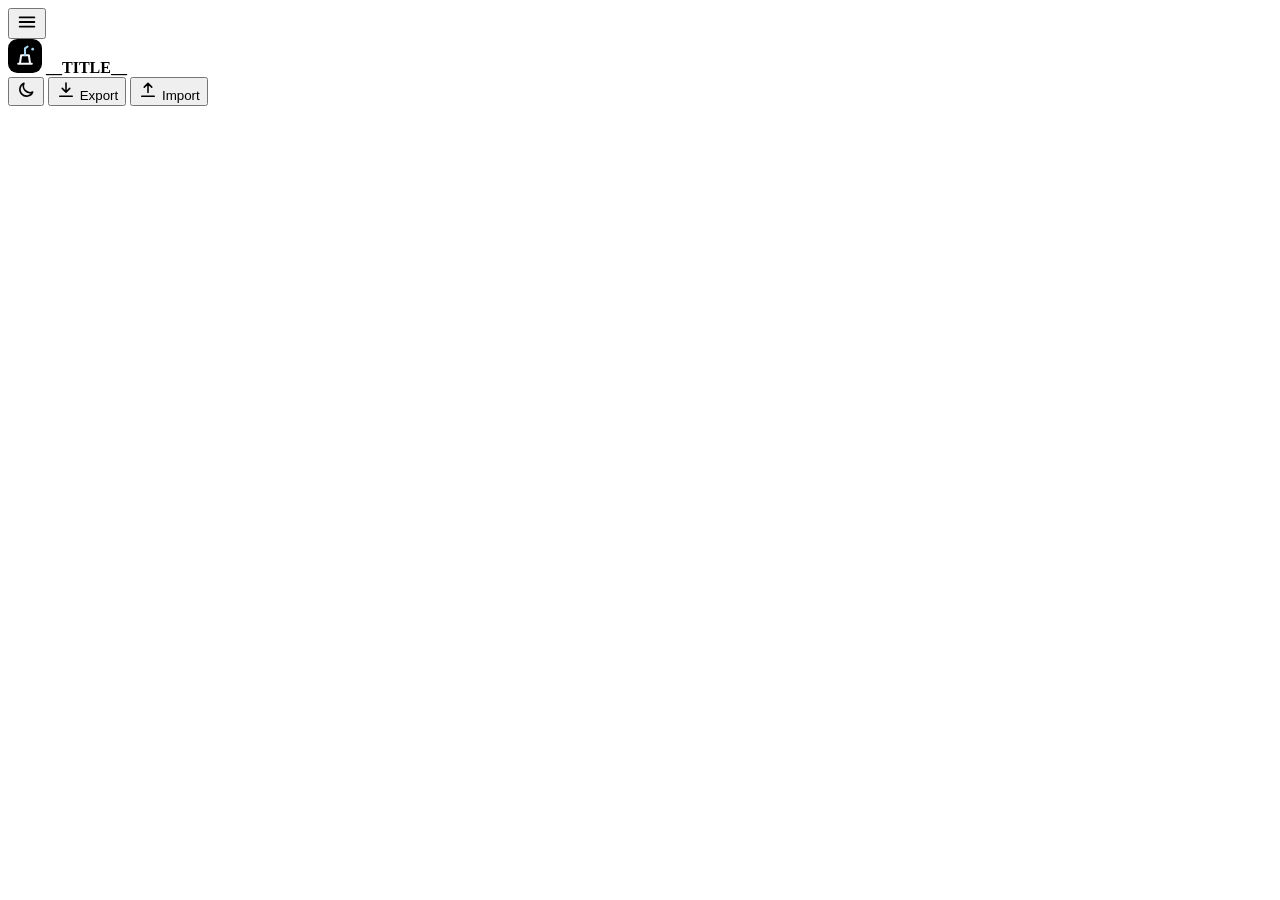
<file: app_src/index.html>
<!doctype html>
<html lang="en">
<head>
<meta charset="utf-8">
<meta name="viewport" content="width=device-width, initial-scale=1">
<title>__TITLE__</title>
<!--STYLES-->
</head>
<body>
<div id="app">
  <header id="app-header">
    <button id="menuToggle" type="button" class="icon-btn" data-nav-toggle aria-label="Open menu" aria-expanded="false" aria-controls="view-nav">
      <svg viewBox="0 0 24 24" width="22" height="22" fill="none" stroke="currentColor" stroke-width="2" stroke-linecap="round" aria-hidden="true"><path d="M4 7h16M4 12h16M4 17h16"/></svg>
    </button>
    <div id="brand">
      <svg id="brand-logo" viewBox="0 0 40 40" width="34" height="34" aria-hidden="true">
        <rect width="40" height="40" rx="11" fill="var(--color-primary)"/>
        <path d="M12 29h16M14 29l1.5-10h9L26 29" fill="none" stroke="#F4F8FB" stroke-width="2.4" stroke-linejoin="round" stroke-linecap="round"/>
        <path d="M20 19v-8M20 11l3-2" fill="none" stroke="#A9D4EE" stroke-width="2.4" stroke-linecap="round" stroke-linejoin="round"/>
        <circle cx="29" cy="12" r="1.6" fill="#A9D4EE"/>
      </svg>
      <strong id="app-title">__TITLE__</strong>
    </div>
    <div id="app-controls">
      <button id="themeToggle" type="button" class="icon-btn" aria-label="Toggle dark mode" title="Light / dark">
        <svg viewBox="0 0 24 24" width="20" height="20" fill="none" stroke="currentColor" stroke-width="1.9" stroke-linecap="round" stroke-linejoin="round" aria-hidden="true"><path d="M20 14.5A8 8 0 0 1 9.5 4 8 8 0 1 0 20 14.5z"/></svg>
      </button>
      <button id="exportBtn" type="button" class="icon-btn" aria-label="Export backup" title="Export backup">
        <svg viewBox="0 0 24 24" width="20" height="20" fill="none" stroke="currentColor" stroke-width="1.9" stroke-linecap="round" stroke-linejoin="round" aria-hidden="true"><path d="M12 3.5v11M7.5 10l4.5 4.5 4.5-4.5M4.5 19.5h15"/></svg>
        <span class="label">Export</span>
      </button>
      <button id="importBtn" type="button" class="icon-btn" aria-label="Import backup" title="Import backup">
        <svg viewBox="0 0 24 24" width="20" height="20" fill="none" stroke="currentColor" stroke-width="1.9" stroke-linecap="round" stroke-linejoin="round" aria-hidden="true"><path d="M12 15V4M7.5 8.5L12 4l4.5 4.5M4.5 19.5h15"/></svg>
        <span class="label">Import</span>
      </button>
      <input id="importFile" type="file" accept="application/json" hidden>
    </div>
  </header>
  <div id="app-body">
    <nav id="view-nav" aria-label="Main navigation"></nav>
    <main id="view-root" data-active-view=""></main>
  </div>
  <p id="demo-banner" hidden>Demo mode — some data and actions are limited. The full version is in your purchase.</p>
</div>
<!--SCRIPTS-->
</body>
</html>
</file>
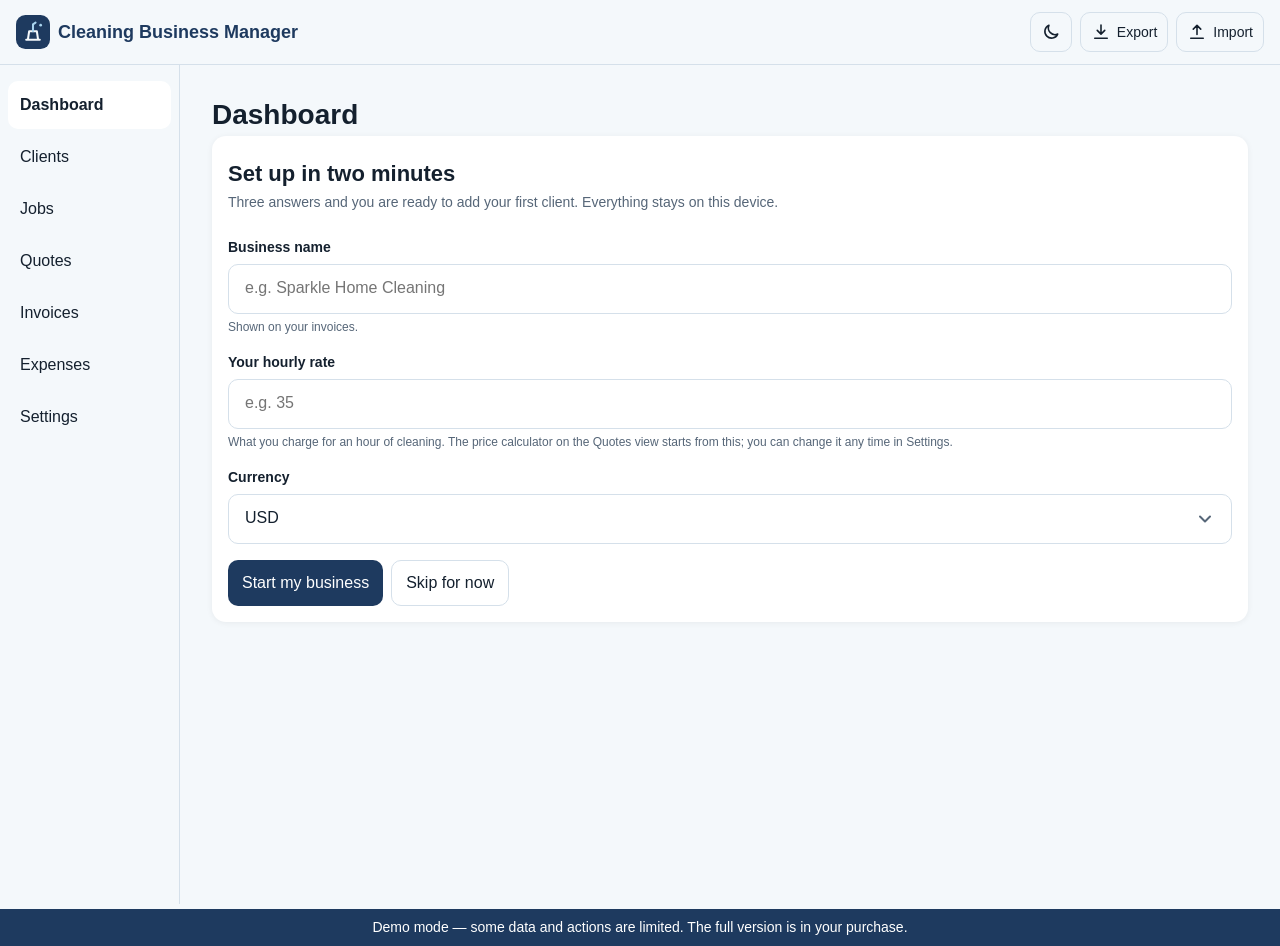
<file: docs/index.html>
<!doctype html>
<html lang="en">
<head>
<meta charset="utf-8">
<meta name="viewport" content="width=device-width, initial-scale=1">
<title>Cleaning Business Manager</title>
<style>
/* Design tokens — single source of truth for colors/spacing/radius/shadow/fonts.
   tools/app_template.html (the "simple" architecture) hand-syncs its own inline
   :root block to these same names/values (see tests/test_app.py's token-drift
   test) since it must stay single-file and can't @import this file. Change a
   value here AND there, never one without the other. */
/* Breakpoints (documented here, not as custom properties — media queries need
   literal px): 480 = small phone, 680 = nav collapses to a top bar (see
   01_components.css), 960 = wide desktop (two-column dashboard/workspace layouts
   via .grid-2, see 01_components.css). */
:root {
  --color-bg: #F4F8FB;
  --color-ink: #14202E;
  --color-accent: #2B6CA3;
  --color-card: #fff;
  --color-muted: #566678;
  --color-border: #d5e0ea;
  --color-danger: #B3434B;

  /* Semantic feedback colors (banners, inline validation) — tinted background +
     an ink-like text color, same pairing convention as --color-danger above. */
  --color-success: #2F6B4F;
  --color-success-bg: #E3F0E7;
  --color-warning: #8A5A00;
  --color-warning-bg: #FBF0D9;
  --color-info: #2C5F8A;
  --color-info-bg: #E4EEF5;
  --color-error-bg: #F7E3E4;

  /* Solid button-background colors. Deliberately FIXED — the same value in both
     light and dark mode, unlike --color-accent/--color-danger above (which stay
     theme-adaptive for foreground/decorative use: chart fills, icons, borders,
     where lightening in dark mode is correct). A theme-adaptive color that gets
     LIGHTER in dark mode is wrong for a solid button background carrying white
     text — tests/test_app.py's contrast tests + validators/app_check.py's
     check_color_contrast verify these two pairs hold >= 4.5:1 in both themes. */
  --color-primary: #1E3A5F;
  --color-on-primary: #fff;
  --color-danger-strong: #B3434B;
  --color-on-danger: #fff;

  --space-1: 4px;
  --space-2: 8px;
  --space-3: 12px;
  --space-4: 16px;
  --space-5: 24px;
  --space-6: 32px;

  --radius-sm: 10px;
  --radius-md: 14px;
  --radius-lg: 16px;
  --radius-full: 999px;

  --shadow-sm: 0 1px 6px rgba(0, 0, 0, .06);
  --shadow-md: 0 8px 24px rgba(0, 0, 0, .14);

  /* Type scale. h1/h2/h3 below use these; .text-sm/.text-xs/.caption are utility
     classes for secondary copy — see 01_components.css. */
  --text-xs: 0.75rem;
  --text-sm: 0.875rem;
  --text-base: 1rem;
  --text-lg: 1.125rem;
  --text-xl: 1.375rem;
  --text-2xl: 1.75rem;
  --leading-tight: 1.25;
  --leading-normal: 1.5;

  /* Named after the same brand families tools/fonts/ ships (used in the guide
     PDFs via tools/pdf_kit.py) — a browser with them installed renders on-brand;
     everyone else falls back to a clean system stack. The TTFs themselves are
     not embedded here (keeps the self-contained HTML small — see CLAUDE.md). */
  --font-body: "Nunito Sans", -apple-system, "Segoe UI", Roboto, Helvetica, Arial, sans-serif;
  --font-heading: "Quicksand", -apple-system, "Segoe UI", Roboto, Helvetica, Arial, sans-serif;
}
:root[data-theme="dark"] {
  --color-bg: #0F1A26;
  --color-ink: #E6EEF5;
  --color-accent: #8FC1E8;
  --color-card: #172433;
  --color-muted: #9fb1c2;
  --color-border: #2a3b4d;
  --color-danger: #e58a92;

  --color-success: #8FCBA8;
  --color-success-bg: #1E3A2B;
  --color-warning: #E8C067;
  --color-warning-bg: #3A2F12;
  --color-info: #8FC1E8;
  --color-info-bg: #1C3246;
  --color-error-bg: #3A1F21;

  /* --color-primary/--color-on-primary/--color-danger-strong/--color-on-danger
     intentionally NOT overridden here — see the base :root comment above. */
}

* { box-sizing: border-box; }
body { margin: 0; font-family: var(--font-body); font-size: var(--text-base); line-height: var(--leading-normal); background: var(--color-bg); color: var(--color-ink); }
h1, h2, h3 { font-family: var(--font-heading); line-height: var(--leading-tight); margin: var(--space-2) 0 var(--space-1); }
h1 { font-size: var(--text-2xl); }
h2 { font-size: var(--text-xl); }
h3 { font-size: var(--text-lg); }

@media (prefers-reduced-motion: reduce) {
  *, *::before, *::after {
    animation-duration: 0.01ms !important;
    animation-iteration-count: 1 !important;
    transition-duration: 0.01ms !important;
    scroll-behavior: auto !important;
  }
}


/* Structural layout + reusable component classes. Shares every color/spacing/radius
   token with tools/app_template.html's inline <style> (see 00_tokens.css's header) —
   keep both in sync, verified by tests/test_app.py's token-drift/component tests. */
#app-header { display: flex; align-items: center; justify-content: space-between; padding: var(--space-3) var(--space-4); border-bottom: 1px solid var(--color-border); }
#app-controls { display: flex; gap: var(--space-2); }
#app-body { display: flex; min-height: calc(100vh - 56px); }
#view-nav { display: flex; flex-direction: column; gap: var(--space-1); width: 180px; padding: var(--space-4) var(--space-2); border-right: 1px solid var(--color-border); flex-shrink: 0; }
#view-nav button { text-align: left; background: transparent; border: 0; padding: var(--space-3) var(--space-3); border-radius: var(--radius-sm); font: inherit; color: var(--color-ink); cursor: pointer; }
#view-nav button[aria-current="page"] { background: var(--color-card); font-weight: 600; }
#view-root { flex: 1; padding: var(--space-5) var(--space-5) 60px; max-width: 760px; }
/* h1/h2/h3 sizing comes from 00_tokens.css's type scale. */
p.sub { margin: 0 0 var(--space-5); color: var(--color-muted); font-size: var(--text-sm); }

.card { background: var(--color-card); border-radius: var(--radius-md); padding: var(--space-4); margin-bottom: var(--space-4); box-shadow: var(--shadow-sm); }
.row { display: flex; gap: var(--space-2); }

input[type=text], input[type=number], textarea {
  flex: 1; min-width: 0; font: inherit; padding: 10px 12px;
  border: 1px solid var(--color-border); border-radius: var(--radius-sm);
  background: var(--color-card); color: var(--color-ink);
}

/* background/color use the FIXED --color-primary/--color-danger-strong pair (see
   00_tokens.css) — not --color-accent/--color-danger, whose dark-mode-lightened
   values drop white-text contrast well below WCAG AA when used as a solid fill. */
button { font: inherit; padding: 10px 14px; border: 0; border-radius: var(--radius-sm); background: var(--color-primary); color: var(--color-on-primary); cursor: pointer; }
button.ghost { background: transparent; color: var(--color-ink); border: 1px solid var(--color-border); }
button.danger { background: var(--color-danger-strong); color: var(--color-on-danger); }

:focus-visible { outline: 2px solid var(--color-accent); outline-offset: 2px; }

ul { list-style: none; padding: 0; margin: var(--space-3) 0 0; }
li { display: flex; align-items: center; justify-content: space-between; gap: var(--space-2); padding: 10px 0; border-top: 1px solid var(--color-border); }

/* Uses the fixed --color-primary pair, same contrast reasoning as buttons above —
   a persistent banner has the same white-text-on-solid-fill requirement. */
#demo-banner { text-align: center; padding: var(--space-2); margin: 0; background: var(--color-primary); color: var(--color-on-primary); font-size: var(--text-sm); }
#demo-banner[hidden] { display: none; }

/* Empty-state: a single reusable pattern for "nothing here yet" sections. */
.empty-state { text-align: center; padding: 40px var(--space-4); color: var(--color-muted); }
.empty-state strong { display: block; color: var(--color-ink); margin-bottom: var(--space-1); }

/* Toast/snackbar: transient feedback, dismissed by the caller via [hidden]. */
.toast {
  position: fixed; left: 50%; bottom: var(--space-4); transform: translateX(-50%);
  background: var(--color-ink); color: var(--color-bg); padding: 10px var(--space-4);
  border-radius: var(--radius-sm); box-shadow: var(--shadow-sm); font-size: .9rem;
}
.toast[hidden] { display: none; }

/* Banner/alert: persistent inline feedback (validation summaries, zone warnings),
   distinct from the transient floating .toast above. One semantic variant class
   required: success|warning|error|info. */
.banner { display: flex; align-items: flex-start; gap: var(--space-2); padding: var(--space-3) var(--space-4); border-radius: var(--radius-sm); font-size: var(--text-sm); margin-bottom: var(--space-4); }
.banner.success { background: var(--color-success-bg); color: var(--color-success); }
.banner.warning { background: var(--color-warning-bg); color: var(--color-warning); }
.banner.error { background: var(--color-error-bg); color: var(--color-danger); }
.banner.info { background: var(--color-info-bg); color: var(--color-info); }

/* Form field group: label + control + optional help text + error state. Wrap any
   existing input/textarea/select in a .field; add .has-error plus a .field-error
   element (role="alert" so screen readers announce it) when validation fails. */
.field { margin-bottom: var(--space-4); }
.field label { display: block; margin-bottom: 6px; font-weight: 600; font-size: var(--text-sm); }
.field .help { display: block; margin-top: 4px; color: var(--color-muted); font-size: var(--text-xs); }
.field.has-error input, .field.has-error textarea, .field.has-error select { border-color: var(--color-danger); }
.field-error { display: block; margin-top: 4px; color: var(--color-danger); font-size: var(--text-xs); }
select {
  flex: 1; min-width: 0; font: inherit; padding: 10px 12px;
  border: 1px solid var(--color-border); border-radius: var(--radius-sm);
  background: var(--color-card); color: var(--color-ink);
}

/* Table: header row, row separators, a horizontal-scroll wrapper for narrow
   screens so a wide table never breaks layout instead of silently clipping. */
.table-scroll { overflow-x: auto; margin-bottom: var(--space-4); }
table.table { width: 100%; border-collapse: collapse; font-size: var(--text-sm); }
table.table th { text-align: left; padding: var(--space-2) var(--space-3); color: var(--color-muted); font-weight: 600; border-bottom: 1px solid var(--color-border); }
table.table td { padding: var(--space-2) var(--space-3); border-bottom: 1px solid var(--color-border); }
table.table tbody tr:hover { background: var(--color-bg); }

/* Tabs: role="tablist"/"tab"/"tabpanel" convention. Toggling is handled by
   App.ui.initTabs(root) in main.js — this is presentation only. */
.tabs { display: flex; gap: var(--space-1); border-bottom: 1px solid var(--color-border); margin-bottom: var(--space-4); }
.tabs [role="tab"] { background: transparent; border: 0; border-bottom: 2px solid transparent; border-radius: 0; padding: var(--space-2) var(--space-3); color: var(--color-muted); cursor: pointer; }
.tabs [role="tab"][aria-selected="true"] { color: var(--color-ink); border-bottom-color: var(--color-primary); font-weight: 600; }
[role="tabpanel"][hidden] { display: none; }

/* Loading: a CSS-only spinner and a skeleton shimmer block. Both go static under
   prefers-reduced-motion (see 00_tokens.css's global rule). */
.spinner { width: 20px; height: 20px; border-radius: var(--radius-full); border: 2.5px solid var(--color-border); border-top-color: var(--color-primary); animation: spin 0.8s linear infinite; display: inline-block; }
@keyframes spin { to { transform: rotate(360deg); } }
.skeleton { background: var(--color-border); border-radius: var(--radius-sm); animation: skeleton-pulse 1.4s ease-in-out infinite; }
@keyframes skeleton-pulse { 0%, 100% { opacity: 1; } 50% { opacity: .5; } }

/* Modal: native <dialog> — no extra JS library needed for open/close/backdrop.
   .modal-header/.modal-body/.modal-footer are an optional structural convention
   for anything beyond a one-line confirm. */
dialog.modal { border: 0; border-radius: var(--radius-lg); padding: var(--space-5); max-width: 420px; width: 90%; box-shadow: var(--shadow-md); background: var(--color-card); color: var(--color-ink); }
dialog.modal::backdrop { background: rgba(0, 0, 0, .4); }
.modal-header { font-family: var(--font-heading); font-size: var(--text-lg); font-weight: 600; margin-bottom: var(--space-3); }
.modal-body { margin-bottom: var(--space-4); }
.modal-footer { display: flex; justify-content: flex-end; gap: var(--space-2); }

/* Accordion: native <details>/<summary> — Help/FAQ sections, no JS required. */
details.accordion { border-bottom: 1px solid var(--color-border); padding: var(--space-3) 0; }
details.accordion summary { cursor: pointer; font-weight: 600; }
details.accordion[open] summary { color: var(--color-primary); }
details.accordion .answer { margin-top: var(--space-2); color: var(--color-ink); }

/* Layout utilities for dashboard/workspace views: .stack is the default vertical
   flow (explicit for readability); .grid-2 goes two columns at >=680px. */
.stack { display: flex; flex-direction: column; gap: var(--space-4); }
.grid-2 { display: grid; grid-template-columns: 1fr; gap: var(--space-4); }
@media (min-width: 680px) {
  .grid-2 { grid-template-columns: 1fr 1fr; }
}

@media (max-width: 680px) {
  #app-body { flex-direction: column; }
  #view-nav { flex-direction: row; width: auto; overflow-x: auto; border-right: 0; border-bottom: 1px solid var(--color-border); }
  #view-root { max-width: none; padding: var(--space-4); }
  .tabs { overflow-x: auto; }
}


/* Cleaning-business-app additions on top of the shared design system. Colors come from the
   tokens in 00_tokens.css — no hard-coded hex here. */

input[type=date], input[type=time], input[type=text], input[type=number], select {
  width: 100%; font: inherit; font-size: var(--text-base); line-height: 1.3; min-height: 50px; padding: 12px 16px;
  border: 1px solid var(--color-border); border-radius: var(--radius-sm); background: var(--color-card); color: var(--color-ink);
}
/* Dropdowns: our own chevron with room on the right, so the text never touches the edge. */
select {
  -webkit-appearance: none; appearance: none; cursor: pointer; padding-right: 48px; text-overflow: ellipsis;
  background-image: url("data:image/svg+xml;utf8,<svg xmlns='http://www.w3.org/2000/svg' width='20' height='20' viewBox='0 0 24 24' fill='none' stroke='%23566678' stroke-width='2.4' stroke-linecap='round' stroke-linejoin='round'><path d='M6 9l6 6 6-6'/></svg>");
  background-repeat: no-repeat; background-position: right 16px center; background-size: 20px;
}
:root[data-theme="dark"] select {
  background-image: url("data:image/svg+xml;utf8,<svg xmlns='http://www.w3.org/2000/svg' width='20' height='20' viewBox='0 0 24 24' fill='none' stroke='%239fb1c2' stroke-width='2.4' stroke-linecap='round' stroke-linejoin='round'><path d='M6 9l6 6 6-6'/></svg>");
}
.field input, .field select { width: 100%; }
input[type=checkbox] { width: 20px; height: 20px; accent-color: var(--color-primary); flex-shrink: 0; margin: 0; }
button.small { padding: 6px 10px; font-size: var(--text-sm); }
.row.wrap { flex-wrap: wrap; }
.caption { color: var(--color-muted); font-size: var(--text-xs); }
.nowrap { white-space: nowrap; }
.neg { color: var(--color-danger); font-weight: 600; }
table.table input.cell-input { width: 7.5em; min-height: 40px; padding: 8px 10px; }
table.table input.cell-input.invalid { border-color: var(--color-danger); }
tr.row-over td { background: var(--color-error-bg); }
tr.total-row td { font-weight: 700; border-top: 2px solid var(--color-border); }
table.table td select { width: auto; min-height: 40px; padding: 8px 40px 8px 12px; background-position: right 12px center; }

.stat-grid { display: grid; grid-template-columns: repeat(auto-fit, minmax(150px, 1fr)); gap: var(--space-3); margin-bottom: var(--space-4); }
.stat { background: var(--color-card); border-radius: var(--radius-md); padding: var(--space-3) var(--space-4); box-shadow: var(--shadow-sm); display: flex; flex-direction: column; gap: 2px; min-width: 0; }
.stat-label { font-size: var(--text-xs); color: var(--color-muted); text-transform: uppercase; letter-spacing: .04em; }
.stat-value { font-family: var(--font-heading); font-size: 1.9rem; line-height: 1.1; color: var(--color-primary); overflow-wrap: anywhere; }
:root[data-theme="dark"] .stat-value { color: var(--color-accent); }
.stat.bad .stat-value { color: var(--color-danger); }
.stat-sub { font-size: var(--text-xs); color: var(--color-muted); overflow-wrap: anywhere; }

.badge { font-size: var(--text-xs); color: var(--color-muted); border: 1px solid var(--color-border); border-radius: var(--radius-full); padding: 2px 10px; white-space: nowrap; }
label.check { display: flex; align-items: center; gap: var(--space-3); cursor: pointer; flex: 1; min-width: 0; }
label.check.done span { text-decoration: line-through; color: var(--color-muted); }
.progress { height: 10px; background: var(--color-border); border-radius: var(--radius-full); margin-top: var(--space-2); overflow: hidden; }
.progress > span { display: block; height: 100%; background: var(--color-primary); }
li { flex-wrap: wrap; }

#print-area { display: none; }
@media print {
  body.printing #app, body.printing dialog { display: none !important; }
  body.printing #print-area { display: block; padding: 0; color: #000; background: #fff; }
  body.printing .table { font-size: 12pt; }
  body.printing table.table th, body.printing table.table td { border-bottom: 1px solid #999; color: #000; }
}


/* ---------- Header: logo, menu toggle, icon actions ---------- */
#app-header { position: sticky; top: 0; z-index: 20; background: var(--color-bg); gap: var(--space-3); min-height: 60px; }
#brand { display: flex; align-items: center; gap: var(--space-2); min-width: 0; margin-right: auto; }
#brand-logo { flex-shrink: 0; }
#app-title { font-family: var(--font-heading); font-size: var(--text-lg); color: var(--color-primary); white-space: nowrap; overflow: hidden; text-overflow: ellipsis; }
:root[data-theme="dark"] #app-title { color: var(--color-accent); }
#app-controls { display: flex; align-items: center; gap: var(--space-2); }
.icon-btn { display: inline-flex; align-items: center; justify-content: center; gap: 6px; min-width: 40px; height: 40px; padding: 0 10px; background: transparent; color: var(--color-ink); border: 1px solid var(--color-border); border-radius: var(--radius-sm); }
.icon-btn:hover { background: var(--color-card); }
.icon-btn .label { font-size: var(--text-sm); }
#menuToggle { display: none; }

/* ---------- Desktop: use the whole width ---------- */
#view-nav { position: sticky; top: 61px; align-self: flex-start; white-space: nowrap; }
#view-nav button { white-space: nowrap; }
#view-root { max-width: 1480px; width: 100%; min-width: 0; }
.split { display: grid; grid-template-columns: 1fr; gap: var(--space-4); align-items: start; }
.split > .main, .split > .side { min-width: 0; }
.cols-2 { display: block; }
.grid-2.top { align-items: start; }
.bars { margin: 0; }
.bars li { display: block; padding: var(--space-2) 0; }
.bar-head { display: flex; justify-content: space-between; gap: var(--space-2); font-size: var(--text-sm); margin-bottom: 4px; }
.bar { position: relative; height: 8px; background: var(--color-border); border-radius: var(--radius-full); overflow: hidden; }
.bar .est { position: absolute; left: 0; top: 0; bottom: 0; background: var(--color-border); border-right: 2px solid var(--color-muted); }
.bar .act { position: absolute; left: 0; top: 0; bottom: 0; background: var(--color-primary); border-radius: var(--radius-full); }
.bar.over .act { background: var(--color-danger-strong); }
@media (min-width: 981px) {
  .split { grid-template-columns: minmax(300px, 380px) 1fr; }
  .split > .side { position: sticky; top: 76px; }
  .cols-2 { column-count: 2; column-gap: var(--space-4); }
  .cols-2 > .card { break-inside: avoid; }
  #view-root { padding: var(--space-5) var(--space-6) 60px; }
}
@media (min-width: 681px) and (max-width: 980px) {
  .split { grid-template-columns: 1fr; }
}

/* ---------- Phone: drop-down menu, compact header ---------- */
@media (max-width: 680px) {
  #menuToggle { display: inline-flex; }
  #app-header { padding: var(--space-2) var(--space-3); min-height: 56px; gap: var(--space-2); }
  #app-controls { gap: var(--space-1); }
  #app-controls .label { display: none; }
  .icon-btn { min-width: 38px; height: 38px; padding: 0 8px; }
  #app-title { font-size: var(--text-base); }
  #view-nav { display: none; position: fixed; left: 0; right: 0; top: 57px; z-index: 19; flex-direction: column; width: auto; max-height: calc(100vh - 57px); overflow-y: auto;
    background: var(--color-card); border: 0; border-bottom: 1px solid var(--color-border); box-shadow: var(--shadow-md); padding: var(--space-2); }
  body.menu-open #view-nav { display: flex; }
  #view-nav button { padding: 14px var(--space-3); font-size: var(--text-base); }
}
@media (max-width: 360px) { #app-title { display: none; } }

@media (min-width: 681px) { #view-nav { min-height: calc(100vh - 61px); } }

/* ---------- Tables: nowrap action columns; stacked cards on phones ---------- */
table.table td:last-child { white-space: nowrap; }
table.table.cardrows td.neg, table.table.cardrows td[data-label="Amount due"] { white-space: nowrap; }
/* The invoices table is wide; keep it full width until there is room for a side column. */
@media (min-width: 981px) and (max-width: 1599px) { .split.late { grid-template-columns: 1fr; } .split.late > .side { position: static; order: 2; } }
@media (max-width: 680px) {
  table.table.cardrows thead { display: none; }
  table.table.cardrows, table.table.cardrows tbody { display: block; }
  table.table.cardrows tr { display: grid; grid-template-columns: 1fr 1fr; gap: 6px var(--space-3); padding: var(--space-3) 0; border-bottom: 1px solid var(--color-border); }
  table.table.cardrows td { display: block; border: 0; padding: 0; min-width: 0; }
  table.table.cardrows td::before { content: attr(data-label); display: block; font-size: var(--text-xs); color: var(--color-muted); text-transform: uppercase; letter-spacing: .04em; }
  table.table.cardrows td:first-child { grid-column: 1 / -1; font-weight: 700; font-size: var(--text-base); }
  table.table.cardrows td:first-child::before, table.table.cardrows td:empty { display: none; }
  table.table.cardrows td:last-child { grid-column: 1 / -1; }
  table.table.cardrows td:last-child::before { display: none; }
  table.table.cardrows td select { width: 100%; }
  table.table.cardrows input.cell-input { width: 100%; }
  table.table.cardrows tr.total-row td:first-child { font-size: var(--text-lg); }
  table.table.cardrows tbody tr:hover { background: transparent; }
}

/* ---------- Cleaning business additions ---------- */
.badge.ok { color: var(--color-success); border-color: var(--color-success); }
.badge.bad { color: var(--color-danger); border-color: var(--color-danger); }
tr.row-muted td { color: var(--color-muted); text-decoration: line-through; }
ul.plain { list-style: disc; padding-left: var(--space-5); margin: var(--space-2) 0; font-size: var(--text-sm); }
ul.plain li { display: list-item; padding: 2px 0; }
.job-line { display: flex; flex-direction: column; min-width: 0; }
.legend { display: flex; gap: var(--space-4); font-size: var(--text-sm); margin-bottom: var(--space-2); }
.legend .key::before { content: ""; display: inline-block; width: 12px; height: 12px; border-radius: 3px; margin-right: 6px; vertical-align: -1px; }
.legend .key.inc::before { background: var(--color-accent); }
.legend .key.exp::before { background: var(--color-muted); }
svg.chart { width: 100%; height: auto; max-height: 260px; display: block; }
.quote-price { display: flex; flex-direction: column; align-items: flex-start; margin-bottom: var(--space-3); }
.quote-price strong { font-family: var(--font-heading); font-size: 2.25rem; line-height: 1.1; color: var(--color-primary); }
:root[data-theme="dark"] .quote-price strong { color: var(--color-accent); }
.quote-out table.table th { text-align: left; font-weight: 600; color: var(--color-muted); width: 45%; }
.main > .card + .card { margin-top: var(--space-4); }
/* On phones and narrow windows the list comes first and the add form below it. */
@media (max-width: 980px) { .split.listfirst > .main { order: -1; } }

/* ---------- Big numbers and charts ---------- */
.stat-grid.hero { grid-template-columns: repeat(auto-fit, minmax(210px, 1fr)); }
.stat.big { padding: var(--space-4) var(--space-5); }
.stat.big .stat-value { font-size: 2.9rem; }
.stat.big .stat-label { font-size: var(--text-sm); }
.donut-wrap { display: flex; align-items: center; gap: var(--space-5); flex-wrap: wrap; }
svg.donut { width: 190px; height: 190px; flex-shrink: 0; }
svg.donut .center-num { font-family: var(--font-heading); font-size: 9px; font-weight: 700; fill: var(--color-ink); }
svg.donut .center-lab { font-size: 3.6px; fill: var(--color-muted); }
.donut-legend { list-style: none; margin: 0; padding: 0; flex: 1; min-width: 160px; }
.donut-legend li { display: flex; justify-content: space-between; gap: var(--space-3); padding: 6px 0; border-bottom: 1px solid var(--color-border); font-size: var(--text-sm); }
.donut-legend li:last-child { border-bottom: 0; }
.donut-legend .swatch { display: inline-block; width: 12px; height: 12px; border-radius: 3px; margin-right: 8px; vertical-align: -1px; }
.hbars { list-style: none; margin: 0; padding: 0; }
.hbars li { display: block; padding: var(--space-2) 0; }
.hbars .hb-head { display: flex; justify-content: space-between; gap: var(--space-2); font-size: var(--text-sm); margin-bottom: 4px; }
.hbars .hb-track { height: 12px; background: var(--color-border); border-radius: var(--radius-full); overflow: hidden; }
.hbars .hb-fill { display: block; height: 100%; background: var(--color-accent); border-radius: var(--radius-full); }
.chart-note { color: var(--color-muted); font-size: var(--text-xs); margin: var(--space-2) 0 0; }

</style>
</head>
<body>
<div id="app">
  <header id="app-header">
    <button id="menuToggle" type="button" class="icon-btn" data-nav-toggle aria-label="Open menu" aria-expanded="false" aria-controls="view-nav">
      <svg viewBox="0 0 24 24" width="22" height="22" fill="none" stroke="currentColor" stroke-width="2" stroke-linecap="round" aria-hidden="true"><path d="M4 7h16M4 12h16M4 17h16"/></svg>
    </button>
    <div id="brand">
      <svg id="brand-logo" viewBox="0 0 40 40" width="34" height="34" aria-hidden="true">
        <rect width="40" height="40" rx="11" fill="var(--color-primary)"/>
        <path d="M12 29h16M14 29l1.5-10h9L26 29" fill="none" stroke="#F4F8FB" stroke-width="2.4" stroke-linejoin="round" stroke-linecap="round"/>
        <path d="M20 19v-8M20 11l3-2" fill="none" stroke="#A9D4EE" stroke-width="2.4" stroke-linecap="round" stroke-linejoin="round"/>
        <circle cx="29" cy="12" r="1.6" fill="#A9D4EE"/>
      </svg>
      <strong id="app-title">Cleaning Business Manager</strong>
    </div>
    <div id="app-controls">
      <button id="themeToggle" type="button" class="icon-btn" aria-label="Toggle dark mode" title="Light / dark">
        <svg viewBox="0 0 24 24" width="20" height="20" fill="none" stroke="currentColor" stroke-width="1.9" stroke-linecap="round" stroke-linejoin="round" aria-hidden="true"><path d="M20 14.5A8 8 0 0 1 9.5 4 8 8 0 1 0 20 14.5z"/></svg>
      </button>
      <button id="exportBtn" type="button" class="icon-btn" aria-label="Export backup" title="Export backup">
        <svg viewBox="0 0 24 24" width="20" height="20" fill="none" stroke="currentColor" stroke-width="1.9" stroke-linecap="round" stroke-linejoin="round" aria-hidden="true"><path d="M12 3.5v11M7.5 10l4.5 4.5 4.5-4.5M4.5 19.5h15"/></svg>
        <span class="label">Export</span>
      </button>
      <button id="importBtn" type="button" class="icon-btn" aria-label="Import backup" title="Import backup">
        <svg viewBox="0 0 24 24" width="20" height="20" fill="none" stroke="currentColor" stroke-width="1.9" stroke-linecap="round" stroke-linejoin="round" aria-hidden="true"><path d="M12 15V4M7.5 8.5L12 4l4.5 4.5M4.5 19.5h15"/></svg>
        <span class="label">Import</span>
      </button>
      <input id="importFile" type="file" accept="application/json" hidden>
    </div>
  </header>
  <div id="app-body">
    <nav id="view-nav" aria-label="Main navigation"></nav>
    <main id="view-root" data-active-view=""></main>
  </div>
  <p id="demo-banner" hidden>Demo mode — some data and actions are limited. The full version is in your purchase.</p>
</div>
<script>
window.APP_DEMO_MODE = true;

/* Minimal hash router. Each module (app_src/modules/*.js) registers a view on
 * App.views[id] = {navLabel, render(root)} and pushes id onto App.nav, in the order
 * it should appear in the nav. render(root) MUST set root.dataset.activeView = id and
 * replace root's content with that view's real markup (never just scroll to an anchor —
 * validators/app_check.py's multi-view check clicks every nav item and asserts both
 * data-active-view and the visible text actually change). */
(function () {
  window.App = window.App || { views: {}, nav: [] };

  function show(id) {
    var view = App.views[id];
    if (!view) {
      id = App.nav[0];
      view = App.views[id];
    }
    if (!view) return;
    view.render(document.getElementById('view-root'));
    document.querySelectorAll('#view-nav [data-nav]').forEach(function (b) {
      b.setAttribute('aria-current', b.dataset.nav === id ? 'page' : 'false');
    });
    if (location.hash !== '#' + id) location.hash = '#' + id;
    if (App.ui && App.ui.closeMenu) App.ui.closeMenu();
  }

  function buildNav() {
    var nav = document.getElementById('view-nav');
    nav.innerHTML = '';
    App.nav.forEach(function (id) {
      var b = document.createElement('button');
      b.type = 'button';
      b.dataset.nav = id;
      b.textContent = App.views[id].navLabel;
      b.addEventListener('click', function () { show(id); });
      nav.appendChild(b);
    });
  }

  // show() itself sets location.hash, which fires hashchange a moment later. Only re-render
  // when the hash points at a DIFFERENT view (back/forward, typed URL) — otherwise that echo
  // re-renders the current view and wipes anything the user has just started typing.
  window.addEventListener('hashchange', function () {
    var id = location.hash.slice(1);
    if (document.getElementById('view-root').dataset.activeView !== id) show(id);
  });
  window.AppRouter = {
    init: function () {
      buildNav();
      show(location.hash.slice(1) || App.nav[0]);
    },
  };
})();


/* Shared helpers: safe DOM building (user-entered names are never parsed as HTML),
 * money in whole cents, dates, ids, CSV import/export and a print helper. Every view
 * module below composes these. */
(function (g) {
  var App = g.App = g.App || { views: {}, nav: [] };

  /** h('div', {class, text, attrs:{}, on:{click}, dataset:{}}, ...children) */
  function h(tag, props) {
    var el = document.createElement(tag);
    var p = props || {};
    Object.keys(p).forEach(function (k) {
      var v = p[k];
      if (v == null || v === false) return;
      if (k === 'class') el.className = v;
      else if (k === 'text') el.textContent = v;
      else if (k === 'on') Object.keys(v).forEach(function (ev) { el.addEventListener(ev, v[ev]); });
      else if (k === 'dataset') Object.keys(v).forEach(function (d) { el.dataset[d] = v[d]; });
      else if (k === 'attrs') Object.keys(v).forEach(function (a) { if (v[a] != null && v[a] !== false) el.setAttribute(a, v[a] === true ? '' : v[a]); });
      else el[k] = v;
    });
    for (var i = 2; i < arguments.length; i++) append(el, arguments[i]);
    return el;
  }
  function append(el, child) {
    if (child == null || child === false) return;
    if (Array.isArray(child)) { child.forEach(function (c) { append(el, c); }); return; }
    el.appendChild(typeof child === 'string' || typeof child === 'number' ? document.createTextNode(String(child)) : child);
  }

  /* ---------- Money (whole cents) ---------- */
  function currency() { return App.store.get('currency', 'USD'); }
  function fmt(cents) {
    var c = Math.round(cents || 0);
    var whole = c % 100 === 0;
    try {
      return new Intl.NumberFormat(undefined, {
        style: 'currency', currency: currency(),
        minimumFractionDigits: whole ? 0 : 2, maximumFractionDigits: 2,
      }).format(c / 100);
    } catch (e) {
      return (c / 100).toFixed(whole ? 0 : 2);
    }
  }
  /** "1,234.50" / "1.234,50" / "12" -> cents, or null when it is not a number. */
  function parseMoney(str) {
    var s = String(str == null ? '' : str).replace(/[^\d.,-]/g, '');
    if (!s || s === '-' || s === '.' || s === ',') return null;
    var hasDot = s.indexOf('.') >= 0, hasComma = s.indexOf(',') >= 0;
    if (hasDot && hasComma) {
      if (s.lastIndexOf(',') > s.lastIndexOf('.')) s = s.replace(/\./g, '').replace(',', '.');
      else s = s.replace(/,/g, '');
    } else if (hasComma) {
      s = /,\d{1,2}$/.test(s) ? s.replace(',', '.') : s.replace(/,/g, '');
    }
    var n = parseFloat(s);
    return isFinite(n) ? Math.round(n * 100) : null;
  }
  function inputMoney(cents) {
    if (!cents) return '';
    var v = cents / 100;
    return v % 1 === 0 ? String(v) : v.toFixed(2);
  }

  /* ---------- Dates ---------- */
  function parseISO(iso) {
    var m = /^(\d{4})-(\d{2})-(\d{2})$/.exec(iso || '');
    return m ? new Date(+m[1], +m[2] - 1, +m[3]) : null;
  }
  function today() { var d = new Date(); return new Date(d.getFullYear(), d.getMonth(), d.getDate()); }
  function daysUntil(iso) {
    var d = parseISO(iso);
    return d ? Math.round((d - today()) / 86400000) : null;
  }
  function fmtDate(d) {
    try { return new Intl.DateTimeFormat(undefined, { month: 'short', day: 'numeric', year: 'numeric' }).format(d); }
    catch (e) { return d.toDateString(); }
  }
  function uid() { return Date.now().toString(36) + Math.random().toString(36).slice(2, 6); }

  function iso(d) {
    var m = d.getMonth() + 1, day = d.getDate();
    return d.getFullYear() + '-' + (m < 10 ? '0' : '') + m + '-' + (day < 10 ? '0' : '') + day;
  }
  function addDays(d, n) { return new Date(d.getFullYear(), d.getMonth(), d.getDate() + n); }
  /** Same day-of-month, clamped to the last day when the target month is shorter. */
  function addMonths(d, n) {
    var first = new Date(d.getFullYear(), d.getMonth() + n, 1);
    var last = new Date(first.getFullYear(), first.getMonth() + 1, 0).getDate();
    return new Date(first.getFullYear(), first.getMonth(), Math.min(d.getDate(), last));
  }
  function monthKey(isoDate) { return String(isoDate || '').slice(0, 7); }
  function monthLabel(key) {
    var m = /^(\d{4})-(\d{2})$/.exec(key || '');
    if (!m) return key || '';
    try { return new Intl.DateTimeFormat(undefined, { month: 'short', year: '2-digit' }).format(new Date(+m[1], +m[2] - 1, 1)); }
    catch (e) { return key; }
  }

  /* ---------- CSV (import and export) ---------- */
  /** Parses CSV text (quoted fields, "" escapes, CRLF/LF, a trailing blank line) into rows of strings. */
  function parseCSV(text) {
    var rows = [], row = [], cur = '', q = false, i = 0, s = String(text || '').replace(/^\uFEFF/, '');
    for (; i < s.length; i++) {
      var ch = s[i];
      if (q) {
        if (ch === '"') { if (s[i + 1] === '"') { cur += '"'; i++; } else q = false; }
        else cur += ch;
      } else if (ch === '"') q = true;
      else if (ch === ',') { row.push(cur); cur = ''; }
      else if (ch === '\n' || ch === '\r') {
        if (ch === '\r' && s[i + 1] === '\n') i++;
        row.push(cur); cur = '';
        if (row.length > 1 || row[0] !== '') rows.push(row);
        row = [];
      } else cur += ch;
    }
    row.push(cur);
    if (row.length > 1 || row[0] !== '') rows.push(row);
    return rows;
  }
  function csvCell(v) {
    var s = v == null ? '' : String(v);
    // Spreadsheet formula injection: a leading = + - @ would be run as a formula when opened.
    if (/^[=+\-@]/.test(s) && isNaN(Number(s))) s = "'" + s;
    return /[",\n\r]/.test(s) ? '"' + s.replace(/"/g, '""') + '"' : s;
  }
  function toCSV(rows) { return rows.map(function (r) { return r.map(csvCell).join(','); }).join('\r\n') + '\r\n'; }
  function download(filename, text, type) {
    var blob = new Blob([text], { type: type || 'text/csv' });
    var a = document.createElement('a');
    a.href = URL.createObjectURL(blob);
    a.download = filename;
    document.body.appendChild(a);
    a.click();
    a.remove();
    setTimeout(function () { URL.revokeObjectURL(a.href); }, 1000);
  }

  /* ---------- Small shared UI pieces ---------- */
  function field(id, label, control, help) {
    return h('div', { class: 'field' },
      h('label', { attrs: { for: id }, text: label }), control,
      help ? h('span', { class: 'help', text: help }) : null,
      h('span', { class: 'field-error', attrs: { role: 'alert' } }));
  }
  function setError(fieldEl, message) {
    fieldEl.classList.add('has-error');
    fieldEl.querySelector('.field-error').textContent = message;
    var c = fieldEl.querySelector('input,select');
    if (c) { c.setAttribute('aria-invalid', 'true'); c.focus(); }
  }
  function clearErrors(root) {
    root.querySelectorAll('.field.has-error').forEach(function (f) {
      f.classList.remove('has-error');
      f.querySelector('.field-error').textContent = '';
      var c = f.querySelector('input,select');
      if (c) c.removeAttribute('aria-invalid');
    });
  }
  function banner(kind, text) { return h('div', { class: 'banner ' + kind, attrs: { role: kind === 'error' || kind === 'warning' ? 'alert' : 'status' }, text: text }); }
  function stat(label, value, sub, tone) {
    return h('div', { class: 'stat' + (tone ? ' ' + tone : '') },
      h('span', { class: 'stat-label', text: label }), h('strong', { class: 'stat-value', text: value }),
      sub ? h('span', { class: 'stat-sub', text: sub }) : null);
  }
  function emptyState(title, text) {
    return h('div', { class: 'empty-state' }, h('strong', { text: title }), text ? h('span', { text: text }) : null);
  }
  /** Wraps a table for horizontal scroll and copies each header into its cells' data-label,
   *  which the phone layout uses to show every row as a labelled card (see 02_wedding.css). */
  function tableWrap(table) {
    var heads = Array.prototype.map.call(table.querySelectorAll('thead th'), function (th) { return th.textContent; });
    table.querySelectorAll('tbody tr').forEach(function (tr) {
      Array.prototype.forEach.call(tr.children, function (td, i) { if (heads[i]) td.setAttribute('data-label', heads[i]); });
    });
    return h('div', { class: 'table-scroll' }, table);
  }

  /** Native <dialog> confirm. Resolves true on confirm. */
  function confirmDialog(title, message, confirmLabel) {
    return new Promise(function (resolve) {
      var done = false;
      var dlg = h('dialog', { class: 'modal' });
      function finish(v) { done = true; resolve(v); if (dlg.open) dlg.close(); }
      dlg.appendChild(h('div', { class: 'modal-header', text: title }));
      dlg.appendChild(h('div', { class: 'modal-body', text: message }));
      dlg.appendChild(h('div', { class: 'modal-footer' },
        h('button', { type: 'button', class: 'ghost', text: 'Cancel', on: { click: function () { finish(false); } } }),
        h('button', { type: 'button', class: 'danger', text: confirmLabel || 'Confirm', on: { click: function () { finish(true); } } })));
      dlg.addEventListener('close', function () { dlg.remove(); if (!done) resolve(false); });
      document.body.appendChild(dlg);
      dlg.showModal();
    });
  }

  /** Prints just `title` + a copy of `node` (nothing else on the page). */
  function printSheet(title, node) {
    var old = document.getElementById('print-area');
    if (old) old.remove();
    var area = h('div', { id: 'print-area' }, h('h1', { text: title }), node.cloneNode(true));
    document.body.appendChild(area);
    document.body.classList.add('printing');
    var cleaned = false;
    function cleanup() {
      if (cleaned) return;
      cleaned = true;
      document.body.classList.remove('printing');
      area.remove();
    }
    window.addEventListener('afterprint', cleanup, { once: true });
    setTimeout(cleanup, 60000);
    window.print();
  }

  App.core = {
    h: h, fmt: fmt, parseMoney: parseMoney, inputMoney: inputMoney,
    parseISO: parseISO, today: today, daysUntil: daysUntil, fmtDate: fmtDate,
    uid: uid, iso: iso, addDays: addDays, addMonths: addMonths, monthKey: monthKey, monthLabel: monthLabel,
    parseCSV: parseCSV, toCSV: toCSV, download: download,
    field: field, setError: setError, clearErrors: clearErrors, banner: banner, stat: stat,
    emptyState: emptyState, tableWrap: tableWrap, confirmDialog: confirmDialog, printSheet: printSheet,
  };
})(window);


/* Data access + every computed number the app shows. Keeping the arithmetic in one
 * place (all money in whole cents) is what the audit's totals checks rely on. There are
 * no spreadsheet formulas here to overwrite: totals are always recomputed from the
 * records. */
(function (g) {
  var App = g.App = g.App || { views: {}, nav: [] };
  var C = App.core;

  var SIZES = [
    ['Small (up to 1,000 sq ft)', 1.0], ['Medium (1,000 to 1,800 sq ft)', 1.75],
    ['Large (1,800 to 2,800 sq ft)', 2.5], ['Extra large (2,800 sq ft and up)', 3.5],
  ];
  var TYPES = [['Standard clean', 1, 'standard'], ['Deep clean', 1.6, 'deep'], ['Move-in / move-out clean', 1.9, 'move']];
  var FREQS = [['One-off', 0, 'none'], ['Monthly', 0.05, 'monthly'], ['Every two weeks', 0.10, 'biweekly'], ['Weekly', 0.15, 'weekly']];
  /** How many visits a new repeating job creates (the first one included). */
  var SERIES_COUNT = { weekly: 12, biweekly: 8, monthly: 6 };
  var EXPENSE_CATEGORIES = ['Supplies', 'Fuel and mileage', 'Equipment', 'Insurance', 'Marketing', 'Software', 'Wages', 'Other'];

  function find(arr, id) { for (var i = 0; i < arr.length; i++) if (arr[i].id === id) return arr[i]; return null; }

  var D = App.data = {
    SIZES: SIZES, TYPES: TYPES, FREQS: FREQS, EXPENSE_CATEGORIES: EXPENSE_CATEGORIES,
    CURRENCIES: ['USD', 'EUR', 'GBP', 'CAD', 'AUD', 'NZD', 'CHF', 'SEK', 'NOK', 'DKK', 'MAD', 'AED', 'ZAR', 'INR', 'MXN', 'BRL', 'JPY'],

    business: function () { return App.store.get('business', { setupDone: false, name: '', rate: 0 }); },
    saveBusiness: function (b) { App.store.set('business', b); },
    list: function (key) { return App.store.get(key, []); },
    save: function (key, arr) { App.store.set(key, arr); },
    client: function (id) { return find(D.list('clients'), id); },
    clientName: function (id) { var c = D.client(id); return c ? c.name : '(removed client)'; },

    /* ---------- Quotes ---------- */
    /** hours = (base size + 0.25 per bedroom + 0.5 per bathroom) x clean type, rounded to a quarter hour;
     *  price = hours x hourly rate, less the repeat discount. Every step is returned so it can be shown. */
    quote: function (inp, rate) {
      var size = SIZES[inp.size] || SIZES[0], type = TYPES[inp.type] || TYPES[0], freq = FREQS[inp.freq] || FREQS[0];
      var beds = Math.max(0, inp.beds || 0), baths = Math.max(0, inp.baths || 0);
      var raw = (size[1] + 0.25 * beds + 0.5 * baths) * type[1];
      var hours = Math.max(1, Math.round(raw * 4) / 4);
      var gross = Math.round(hours * (rate || 0));
      var discount = Math.round(gross * freq[1]);
      return {
        hours: hours, rate: rate || 0, gross: gross, discount: discount, discountPct: Math.round(freq[1] * 100),
        price: gross - discount, repeat: freq[2], typeLabel: type[0], sizeLabel: size[0], beds: beds, baths: baths,
      };
    },

    /* ---------- Jobs ---------- */
    /** ISO dates for a new job: just the first date, or the whole series when it repeats. */
    seriesDates: function (startIso, repeat) {
      var start = C.parseISO(startIso), n = SERIES_COUNT[repeat] || 1, out = [];
      if (!start) return out;
      for (var i = 0; i < n; i++) {
        out.push(C.iso(repeat === 'weekly' ? C.addDays(start, 7 * i) : repeat === 'biweekly' ? C.addDays(start, 14 * i) : repeat === 'monthly' ? C.addMonths(start, i) : start));
      }
      return out;
    },
    sortedJobs: function () {
      return D.list('jobs').slice().sort(function (a, b) {
        var ka = a.date + ' ' + (a.time || ''), kb = b.date + ' ' + (b.time || '');
        return ka < kb ? -1 : ka > kb ? 1 : 0;
      });
    },
    jobsOn: function (isoDate) {
      return D.sortedJobs().filter(function (j) { return j.date === isoDate && j.status !== 'cancelled'; });
    },

    /* ---------- Invoices ---------- */
    invoicePaid: function (inv) {
      var t = 0;
      (inv.payments || []).forEach(function (p) { t += p.amount || 0; });
      return t;
    },
    invoiceDue: function (inv) { return Math.max(0, (inv.amount || 0) - D.invoicePaid(inv)); },
    isOverdue: function (inv) { return D.invoiceDue(inv) > 0 && !!inv.due && inv.due < C.iso(C.today()); },
    invoiceStatus: function (inv) {
      var due = D.invoiceDue(inv);
      if (due === 0) return 'paid';
      if (D.isOverdue(inv)) return 'overdue';
      return D.invoicePaid(inv) > 0 ? 'part-paid' : 'unpaid';
    },
    nextInvoiceNumber: function () {
      var max = 0;
      D.list('invoices').forEach(function (i) { var m = /(\d+)$/.exec(i.number || ''); if (m) max = Math.max(max, +m[1]); });
      var n = String(max + 1);
      while (n.length < 4) n = '0' + n;
      return 'INV-' + n;
    },
    /** Unpaid invoices grouped by client, largest balance first. */
    owedByClient: function () {
      var map = {};
      D.list('invoices').forEach(function (inv) {
        var due = D.invoiceDue(inv);
        if (!due) return;
        var row = map[inv.clientId] || (map[inv.clientId] = { clientId: inv.clientId, due: 0, overdue: 0, count: 0 });
        row.due += due; row.count += 1;
        if (D.isOverdue(inv)) row.overdue += due;
      });
      return Object.keys(map).map(function (k) { return map[k]; }).sort(function (a, b) { return b.due - a.due; });
    },
    owedTotals: function () {
      var t = { due: 0, overdue: 0, overdueCount: 0 };
      D.list('invoices').forEach(function (inv) {
        var due = D.invoiceDue(inv);
        t.due += due;
        if (due && D.isOverdue(inv)) { t.overdue += due; t.overdueCount += 1; }
      });
      return t;
    },

    /** Days from the invoice date to the due date (Settings; defaults to 7). */
    terms: function () { var t = D.business().terms; return t >= 0 && t <= 365 ? t : 7; },
    /** Saves a new invoice dated today (or `date`) and returns it. */
    createInvoice: function (o) {
      var date = o.date || C.iso(C.today()), d = C.parseISO(date) || C.today();
      var inv = { id: C.uid(), number: D.nextInvoiceNumber(), clientId: o.clientId, date: date, due: C.iso(C.addDays(d, D.terms())),
        description: o.description || 'Cleaning', amount: o.amount || 0, payments: [], jobId: o.jobId || null };
      var all = D.list('invoices'); all.push(inv); D.save('invoices', all);
      return inv;
    },

    /* ---------- Money in and out, by month ---------- */
    monthIncome: function (key) {
      var t = 0;
      D.list('invoices').forEach(function (inv) { (inv.payments || []).forEach(function (p) { if (C.monthKey(p.date) === key) t += p.amount || 0; }); });
      return t;
    },
    monthExpenses: function (key) {
      var t = 0;
      D.list('expenses').forEach(function (e) { if (C.monthKey(e.date) === key) t += e.amount || 0; });
      return t;
    },
    /** The last n month keys (YYYY-MM), oldest first, ending with the current month. */
    lastMonths: function (n) {
      var now = C.today(), out = [];
      for (var i = n - 1; i >= 0; i--) out.push(C.iso(new Date(now.getFullYear(), now.getMonth() - i, 1)).slice(0, 7));
      return out;
    },
    /** Invoiced money split three ways: collected, still to come in on time, and overdue. */
    statusTotals: function () {
      var t = { collected: 0, waiting: 0, overdue: 0 };
      D.list('invoices').forEach(function (inv) {
        t.collected += D.invoicePaid(inv);
        var due = D.invoiceDue(inv);
        if (due) { if (D.isOverdue(inv)) t.overdue += due; else t.waiting += due; }
      });
      t.total = t.collected + t.waiting + t.overdue;
      return t;
    },
    /** Spending by category across the last n months, largest first. */
    expenseByCategory: function (n) {
      var keys = {}, map = {};
      D.lastMonths(n).forEach(function (k) { keys[k] = true; });
      D.list('expenses').forEach(function (e) { if (keys[C.monthKey(e.date)]) map[e.category] = (map[e.category] || 0) + (e.amount || 0); });
      return Object.keys(map).map(function (k) { return { label: k, value: map[k] }; }).sort(function (a, b) { return b.value - a.value; });
    },
    /** Jobs (not cancelled) in each of the next n weeks, starting with the current week (Monday). */
    jobsPerWeek: function (n) {
      var now = C.today(), mon = C.addDays(now, -((now.getDay() + 6) % 7)), out = [];
      for (var i = 0; i < n; i++) {
        var from = C.iso(C.addDays(mon, 7 * i)), to = C.iso(C.addDays(mon, 7 * i + 6)), count = 0, value = 0;
        D.list('jobs').forEach(function (j) { if (j.status !== 'cancelled' && j.date >= from && j.date <= to) { count += 1; value += j.price || 0; } });
        out.push({ from: from, label: C.fmtDate(C.parseISO(from)).replace(/,? \d{4}$/, ''), count: count, value: value });
      }
      return out;
    },
    monthSummary: function (key) {
      var inc = D.monthIncome(key), exp = D.monthExpenses(key);
      return { key: key, income: inc, expenses: exp, profit: inc - exp };
    },
  };
})(window);


/* Inline-SVG chart for the Dashboard: income vs expenses for the last months. Reads real
 * app state only (App.data); no chart library, no sample numbers. Colours come from the
 * design tokens so both themes work. */
window.App = window.App || { views: {}, nav: [] };
App.charts = {
  /** rows: [{label, income, expenses}] in cents. Returns an <svg> element. */
  incomeExpenses: function (rows, fmt) {
    var NS = 'http://www.w3.org/2000/svg';
    var w = 560, h = 220, padL = 8, padB = 34, padT = 14, plotH = h - padB - padT;
    var max = 1;
    rows.forEach(function (r) { max = Math.max(max, r.income, r.expenses); });
    var groupW = (w - padL * 2) / rows.length, barW = Math.min(26, groupW / 2 - 6);
    var svg = document.createElementNS(NS, 'svg');
    svg.setAttribute('viewBox', '0 0 ' + w + ' ' + h);
    svg.setAttribute('role', 'img');
    svg.setAttribute('class', 'chart');
    svg.setAttribute('aria-label', 'Income and expenses by month: ' + rows.map(function (r) {
      return r.label + ' income ' + fmt(r.income) + ', expenses ' + fmt(r.expenses);
    }).join('; '));
    function el(tag, attrs, text) {
      var e = document.createElementNS(NS, tag);
      Object.keys(attrs).forEach(function (k) { e.setAttribute(k, attrs[k]); });
      if (text != null) e.textContent = text;
      svg.appendChild(e);
      return e;
    }
    el('line', { x1: padL, x2: w - padL, y1: h - padB, y2: h - padB, stroke: 'var(--color-border)', 'stroke-width': 1 });
    rows.forEach(function (r, i) {
      var cx = padL + groupW * i + groupW / 2;
      [['income', 'var(--color-accent)', -barW - 2], ['expenses', 'var(--color-muted)', 2]].forEach(function (s) {
        var v = r[s[0]], bh = v > 0 ? Math.max(3, Math.round(v / max * plotH)) : 0;
        if (bh) el('rect', { x: cx + s[2], y: h - padB - bh, width: barW, height: bh, rx: 3, fill: s[1] });
      });
      el('text', { x: cx, y: h - 14, 'text-anchor': 'middle', 'font-size': 12, fill: 'var(--color-ink)' }, r.label);
    });
    return svg;
  },

  /** segments: [{label, value, color}], center: {num, label}. Returns {svg, legend} elements. */
  donut: function (segments, center, fmt) {
    var NS = 'http://www.w3.org/2000/svg', total = 0;
    segments.forEach(function (s) { total += s.value; });
    var svg = document.createElementNS(NS, 'svg');
    svg.setAttribute('viewBox', '0 0 42 42'); svg.setAttribute('role', 'img'); svg.setAttribute('class', 'donut');
    svg.setAttribute('aria-label', 'Invoiced money by status: ' + segments.map(function (s) { return s.label + ' ' + fmt(s.value); }).join(', '));
    function el(tag, attrs, text) {
      var e = document.createElementNS(NS, tag);
      Object.keys(attrs).forEach(function (k) { e.setAttribute(k, attrs[k]); });
      if (text != null) e.textContent = text;
      svg.appendChild(e);
      return e;
    }
    el('circle', { cx: 21, cy: 21, r: 15.9155, fill: 'none', stroke: 'var(--color-border)', 'stroke-width': 5 });
    var offset = 25;                       // start at 12 o'clock
    if (total > 0) segments.forEach(function (s) {
      if (s.value <= 0) return;
      var pct = s.value / total * 100;
      el('circle', { cx: 21, cy: 21, r: 15.9155, fill: 'none', stroke: s.color, 'stroke-width': 5, 'stroke-dasharray': pct + ' ' + (100 - pct), 'stroke-dashoffset': offset });
      offset -= pct;
    });
    el('text', { x: 21, y: 22.5, 'text-anchor': 'middle', class: 'center-num' }, center.num);
    el('text', { x: 21, y: 27.5, 'text-anchor': 'middle', class: 'center-lab' }, center.label);
    var ul = document.createElement('ul'); ul.className = 'donut-legend';
    segments.forEach(function (s) {
      var li = document.createElement('li'), l = document.createElement('span'), sw = document.createElement('span'), v = document.createElement('strong');
      sw.className = 'swatch'; sw.style.background = s.color;
      l.appendChild(sw); l.appendChild(document.createTextNode(s.label)); v.textContent = fmt(s.value);
      li.appendChild(l); li.appendChild(v); ul.appendChild(li);
    });
    return { svg: svg, legend: ul };
  },
  /** rows: [{label, value}] as horizontal bars, scaled to the largest. */
  hbars: function (rows, fmt) {
    var max = 1, ul = document.createElement('ul'); ul.className = 'hbars';
    rows.forEach(function (r) { max = Math.max(max, r.value); });
    rows.forEach(function (r) {
      var li = document.createElement('li'), head = document.createElement('div'), a = document.createElement('span'), b = document.createElement('strong');
      head.className = 'hb-head'; a.textContent = r.label; b.textContent = fmt(r.value); head.appendChild(a); head.appendChild(b);
      var track = document.createElement('div'), fill = document.createElement('span');
      track.className = 'hb-track'; track.setAttribute('role', 'img'); track.setAttribute('aria-label', r.label + ': ' + fmt(r.value));
      fill.className = 'hb-fill'; fill.style.width = Math.max(3, Math.round(r.value / max * 100)) + '%'; track.appendChild(fill);
      li.appendChild(head); li.appendChild(track); ul.appendChild(li);
    });
    return ul;
  },
  /** rows: [{label, value}] as vertical columns; returns an <svg>. */
  columns: function (rows, ariaLabel) {
    var NS = 'http://www.w3.org/2000/svg', w = 560, h = 200, padB = 30, padT = 24, plotH = h - padB - padT, max = 1;
    rows.forEach(function (r) { max = Math.max(max, r.value); });
    var gw = w / rows.length, bw = Math.min(46, gw - 16);
    var svg = document.createElementNS(NS, 'svg');
    svg.setAttribute('viewBox', '0 0 ' + w + ' ' + h); svg.setAttribute('role', 'img'); svg.setAttribute('class', 'chart'); svg.setAttribute('aria-label', ariaLabel);
    function el(tag, attrs, text) {
      var e = document.createElementNS(NS, tag);
      Object.keys(attrs).forEach(function (k) { e.setAttribute(k, attrs[k]); });
      if (text != null) e.textContent = text;
      svg.appendChild(e);
    }
    el('line', { x1: 0, x2: w, y1: h - padB, y2: h - padB, stroke: 'var(--color-border)', 'stroke-width': 1 });
    rows.forEach(function (r, i) {
      var cx = gw * i + gw / 2, bh = r.value > 0 ? Math.max(4, Math.round(r.value / max * plotH)) : 0;
      if (bh) el('rect', { x: cx - bw / 2, y: h - padB - bh, width: bw, height: bh, rx: 4, fill: 'var(--color-accent)' });
      el('text', { x: cx, y: h - padB - bh - 6, 'text-anchor': 'middle', 'font-size': 14, 'font-weight': 700, fill: 'var(--color-ink)' }, String(r.value));
      el('text', { x: cx, y: h - 10, 'text-anchor': 'middle', 'font-size': 11, fill: 'var(--color-muted)' }, r.label);
    });
    return svg;
  },
};


/* Dashboard: first-launch guided setup, then today's jobs, who owes you, and the month's
 * income / expenses / profit. */
(function (g) {
  var App = g.App = g.App || { views: {}, nav: [] };
  var C = App.core, D = App.data, h = C.h;

  function renderSetup(root) {
    var name = h('input', { type: 'text', id: 'setupName', attrs: { maxlength: '80', autocomplete: 'organization', placeholder: 'e.g. Sparkle Home Cleaning' } });
    var rate = h('input', { type: 'text', id: 'setupRate', attrs: { inputmode: 'decimal', placeholder: 'e.g. 35' } });
    var cur = h('select', { id: 'setupCurrency', attrs: { 'aria-label': 'Currency' } });
    D.CURRENCIES.forEach(function (c) { cur.appendChild(h('option', { value: c, text: c, selected: c === App.store.get('currency', 'USD') })); });
    var fName = C.field('setupName', 'Business name', name, 'Shown on your invoices.');
    var fRate = C.field('setupRate', 'Your hourly rate', rate, 'What you charge for an hour of cleaning. The price calculator on the Quotes view starts from this; you can change it any time in Settings.');
    var fCur = C.field('setupCurrency', 'Currency', cur);
    var form = h('div', { class: 'card' },
      h('h2', { text: 'Set up in two minutes' }),
      h('p', { class: 'sub', text: 'Three answers and you are ready to add your first client. Everything stays on this device.' }),
      fName, fRate, fCur,
      h('div', { class: 'row' },
        h('button', { type: 'button', id: 'setupBtn', text: 'Start my business' }),
        h('button', { type: 'button', id: 'skipSetupBtn', class: 'ghost', text: 'Skip for now' })));
    root.appendChild(form);

    form.querySelector('#setupBtn').addEventListener('click', function () {
      C.clearErrors(form);
      var nm = name.value.trim(), r = C.parseMoney(rate.value);
      if (!nm) return C.setError(fName, 'Enter your business name.');
      if (r == null || r <= 0) return C.setError(fRate, 'Enter your hourly rate as a number above zero.');
      App.store.set('currency', cur.value);
      D.saveBusiness({ setupDone: true, name: nm, rate: r });
      App.views.dashboard.render(root);
    });
    form.querySelector('#skipSetupBtn').addEventListener('click', function () {
      D.saveBusiness({ setupDone: true, name: '', rate: 0 });
      App.views.dashboard.render(root);
    });
  }

  function jobRow(j) {
    return h('li', null,
      h('span', { class: 'job-line' }, h('strong', { text: D.clientName(j.clientId) }), h('span', { class: 'caption', text: [j.time, j.cleaner].filter(Boolean).join(' · ') })),
      h('span', { class: 'badge' + (j.status === 'done' ? ' ok' : ''), text: j.status === 'done' ? 'Done' : C.fmt(j.price || 0) }));
  }

  function renderDash(root) {
    var b = D.business(), owed = D.owedTotals(), nowKey = C.iso(C.today()).slice(0, 7), month = D.monthSummary(nowKey);
    var todayJobs = D.jobsOn(C.iso(C.today()));
    root.appendChild(h('p', { class: 'sub', text: b.name ? b.name + ' at a glance.' : 'Your business at a glance.' }));

    if (owed.overdueCount) root.appendChild(C.banner('warning', owed.overdueCount + (owed.overdueCount === 1 ? ' invoice is' : ' invoices are') + ' overdue: ' + C.fmt(owed.overdue) + ' to collect.'));
    if (!D.list('clients').length) {
      root.appendChild(h('div', { class: 'banner info', attrs: { role: 'status' } },
        'Next step: add your first client. ',
        h('button', { type: 'button', id: 'goClientsBtn', class: 'ghost small', text: 'Add a client', on: { click: function () { location.hash = '#clients'; } } })));
    }

    root.appendChild(h('div', { class: 'stat-grid hero' },
      C.stat('Owed to you', C.fmt(owed.due), owed.due ? 'unpaid invoices, all clients' : 'nothing outstanding', 'big' + (owed.overdue ? ' bad' : '')),
      C.stat('Profit this month', C.fmt(month.profit), 'income minus expenses', 'big' + (month.profit < 0 ? ' bad' : '')),
      C.stat('Jobs today', String(todayJobs.length), todayJobs.length ? 'on your schedule' : 'nothing booked today', 'big')));
    root.appendChild(h('div', { class: 'stat-grid' },
      C.stat('Income this month', C.fmt(month.income), 'payments received'),
      C.stat('Expenses this month', C.fmt(month.expenses)),
      C.stat('Overdue', C.fmt(owed.overdue), owed.overdueCount + (owed.overdueCount === 1 ? ' invoice' : ' invoices'), owed.overdue ? 'bad' : '')));

    var today = h('div', { class: 'card' }, h('h2', { text: 'Today' }));
    if (!todayJobs.length) today.appendChild(C.emptyState('No jobs today', 'Add jobs in the Jobs view and they appear here on the day.'));
    else today.appendChild(h('ul', null, todayJobs.map(jobRow)));

    var owes = D.owedByClient(), card = h('div', { class: 'card' }, h('h2', { text: 'Who owes you' }));
    if (!owes.length) card.appendChild(C.emptyState('Nobody owes you money', 'Unpaid invoices are listed here by client.'));
    else {
      var tbody = h('tbody');
      owes.slice(0, 8).forEach(function (r) {
        tbody.appendChild(h('tr', null, h('td', { text: D.clientName(r.clientId) }), h('td', { text: String(r.count) }),
          h('td', { class: r.overdue ? 'neg' : '', text: C.fmt(r.due) + (r.overdue ? ' (' + C.fmt(r.overdue) + ' overdue)' : '') })));
      });
      card.appendChild(C.tableWrap(h('table', { class: 'table cardrows' },
        h('thead', null, h('tr', null, ['Client', 'Invoices', 'Owes'].map(function (x) { return h('th', { text: x }); }))), tbody)));
    }
    root.appendChild(h('div', { class: 'grid-2 top' }, today, card));

    var rows = D.lastMonths(6).map(function (k) { var s = D.monthSummary(k); return { label: C.monthLabel(k), income: s.income, expenses: s.expenses }; });
    var chart = h('div', { class: 'card' }, h('h2', { text: 'Income and expenses, last 6 months' }),
      h('div', { class: 'legend' }, h('span', { class: 'key inc', text: 'Income' }), h('span', { class: 'key exp', text: 'Expenses' })));
    chart.appendChild(App.charts.incomeExpenses(rows, C.fmt));
    root.appendChild(chart);

    var st = D.statusTotals(), pct = st.total ? Math.round(st.collected / st.total * 100) : 0;
    var dn = App.charts.donut([
      { label: 'Collected', value: st.collected, color: 'var(--color-success)' },
      { label: 'Waiting to be paid', value: st.waiting, color: 'var(--color-info)' },
      { label: 'Overdue', value: st.overdue, color: 'var(--color-danger)' }], { num: st.total ? pct + '%' : '—', label: 'collected' }, C.fmt);
    var inv = h('div', { class: 'card' }, h('h2', { text: 'Invoices: collected vs owed' }));
    if (!st.total) inv.appendChild(C.emptyState('No invoices yet', 'Create one from a job or the Invoices view.'));
    else inv.appendChild(h('div', { class: 'donut-wrap' }, dn.svg, dn.legend));

    var wk = D.jobsPerWeek(6), wkCard = h('div', { class: 'card' }, h('h2', { text: 'Jobs per week, next 6 weeks' }));
    if (!wk.some(function (r) { return r.count; })) wkCard.appendChild(C.emptyState('No jobs booked', 'Booked jobs show here week by week.'));
    else {
      wkCard.appendChild(App.charts.columns(wk.map(function (r) { return { label: r.label, value: r.count }; }), 'Jobs per week: ' + wk.map(function (r) { return r.label + ' ' + r.count; }).join(', ')));
      wkCard.appendChild(h('p', { class: 'chart-note', text: 'Weeks start on Monday. Booked value over these weeks: ' + C.fmt(wk.reduce(function (s, r) { return s + r.value; }, 0)) + '.' }));
    }
    var cats = D.expenseByCategory(6), exCard = h('div', { class: 'card' }, h('h2', { text: 'Where the money goes, last 6 months' }));
    if (!cats.length) exCard.appendChild(C.emptyState('No expenses yet', 'Log expenses to see them by category.'));
    else exCard.appendChild(App.charts.hbars(cats, C.fmt));
    root.appendChild(h('div', { class: 'grid-2 top' }, inv, wkCard));
    root.appendChild(exCard);
  }

  App.views.dashboard = {
    navLabel: 'Dashboard',
    render: function (root) {
      root.dataset.activeView = 'dashboard';
      root.innerHTML = '';
      root.appendChild(h('h1', { text: 'Dashboard' }));
      if (D.business().setupDone) renderDash(root); else renderSetup(root);
    },
  };
  App.nav.push('dashboard');
})(window);


/* Clients: one record per client, entered once. Jobs, quotes and invoices start from it.
 * Also imports an existing client list from a CSV exported from a spreadsheet. The public
 * demo build (window.APP_DEMO_MODE) caps the list and turns the CSV import off. */
(function (g) {
  var App = g.App = g.App || { views: {}, nav: [] };
  var C = App.core, D = App.data, h = C.h;
  var DEMO_LIMIT = 3, MAX_IMPORT = 500;
  var editingId = null, filterText = '', importState = null;

  function demoFull() { return window.APP_DEMO_MODE && D.list('clients').length >= DEMO_LIMIT; }
  function key(c) { return (c.name || '').trim().toLowerCase() + '|' + (c.address || '').trim().toLowerCase(); }

  /** Reads the uploaded CSV into { valid: [...], problems: [...] } without saving anything. */
  function analyseCSV(text) {
    var rows = C.parseCSV(text), out = { valid: [], problems: [], fatal: '' };
    if (rows.length < 2) { out.fatal = 'The file needs a header row and at least one client.'; return out; }
    var head = rows[0].map(function (x) { return x.trim().toLowerCase(); });
    function col(words) { for (var i = 0; i < head.length; i++) for (var w = 0; w < words.length; w++) if (head[i].indexOf(words[w]) >= 0) return i; return -1; }
    var cName = col(['name', 'client', 'customer']), cAddr = col(['address', 'street', 'location']), cPhone = col(['phone', 'mobile', 'tel']), cNote = col(['note', 'comment', 'detail']);
    if (cName < 0) { out.fatal = 'No Name column found. Put a header like "Name" in the first row.'; return out; }
    var seen = {};
    D.list('clients').forEach(function (c) { seen[key(c)] = true; });
    rows.slice(1).forEach(function (r, i) {
      var line = i + 2;
      if (out.valid.length >= MAX_IMPORT) { if (!out.capped) { out.capped = true; out.problems.push('Only the first ' + MAX_IMPORT + ' clients are imported at once.'); } return; }
      var c = { id: C.uid(), name: (r[cName] || '').trim().slice(0, 80), address: (cAddr >= 0 ? r[cAddr] || '' : '').trim().slice(0, 160),
        phone: (cPhone >= 0 ? r[cPhone] || '' : '').trim().slice(0, 40), notes: (cNote >= 0 ? r[cNote] || '' : '').trim().slice(0, 300), price: 0, freq: 'none' };
      if (!c.name) { out.problems.push('Row ' + line + ': no name, skipped.'); return; }
      if (seen[key(c)]) { out.problems.push('Row ' + line + ': ' + c.name + ' is already in your list (or repeated in the file), skipped.'); return; }
      seen[key(c)] = true;
      out.valid.push(c);
    });
    return out;
  }

  function renderImport(root, box) {
    box.innerHTML = '';
    var card = h('div', { class: 'card' }, h('h2', { text: 'Import from your spreadsheet' }));
    if (window.APP_DEMO_MODE) {
      card.appendChild(C.banner('info', 'Importing a client list from a spreadsheet (CSV) is part of the full version.'));
      box.appendChild(card);
      return;
    }
    card.appendChild(h('p', { class: 'sub', text: 'In Excel or Google Sheets choose File, then Save or Download as CSV. Use a header row with Name, and optionally Address, Phone and Notes. You see a preview before anything is added.' }));
    var file = h('input', { type: 'file', id: 'csvFile', attrs: { accept: '.csv,text/csv', 'aria-label': 'Choose a CSV file' } });
    file.addEventListener('change', function () {
      var f = file.files[0];
      if (!f) return;
      var r = new FileReader();
      r.onload = function () { importState = analyseCSV(String(r.result)); renderImport(root, box); };
      r.onerror = function () { importState = { valid: [], problems: [], fatal: 'That file could not be read.' }; renderImport(root, box); };
      r.readAsText(f);
    });
    card.appendChild(file);
    if (importState) {
      if (importState.fatal) card.appendChild(C.banner('error', importState.fatal));
      else {
        card.appendChild(C.banner(importState.valid.length ? 'success' : 'warning', importState.valid.length + (importState.valid.length === 1 ? ' client is' : ' clients are') + ' ready to import' + (importState.problems.length ? '; ' + importState.problems.length + ' row(s) skipped.' : '.')));
        if (importState.valid.length) {
          card.appendChild(C.tableWrap(h('table', { class: 'table cardrows' },
            h('thead', null, h('tr', null, ['Name', 'Address', 'Phone'].map(function (x) { return h('th', { text: x }); }))),
            h('tbody', null, importState.valid.slice(0, 8).map(function (c) { return h('tr', null, h('td', { text: c.name }), h('td', { text: c.address }), h('td', { text: c.phone })); })))));
          if (importState.valid.length > 8) card.appendChild(h('p', { class: 'caption', text: '…and ' + (importState.valid.length - 8) + ' more.' }));
        }
        if (importState.problems.length) {
          var ul = h('ul', { class: 'plain' });
          importState.problems.slice(0, 10).forEach(function (p) { ul.appendChild(h('li', { text: p })); });
          card.appendChild(ul);
          if (importState.problems.length > 10) card.appendChild(h('p', { class: 'caption', text: '…and ' + (importState.problems.length - 10) + ' more skipped rows.' }));
        }
        if (importState.valid.length) {
          card.appendChild(h('div', { class: 'row' },
            h('button', { type: 'button', id: 'confirmImportBtn', text: 'Import ' + importState.valid.length + (importState.valid.length === 1 ? ' client' : ' clients'), on: { click: function () {
              D.save('clients', D.list('clients').concat(importState.valid));
              importState = null;
              App.views.clients.render(root);
            } } }),
            h('button', { type: 'button', class: 'ghost', text: 'Cancel', on: { click: function () { importState = null; renderImport(root, box); } } })));
        }
      }
    }
    box.appendChild(card);
  }

  App.views.clients = {
    navLabel: 'Clients',
    render: function (root) {
      root.dataset.activeView = 'clients';
      root.innerHTML = '';
      var clients = D.list('clients'), editing = editingId ? D.client(editingId) : null;
      if (editingId && !editing) editingId = null;
      root.appendChild(h('h1', { text: 'Clients' }));
      root.appendChild(h('p', { class: 'sub', text: 'Enter each client once. Jobs, quotes and invoices fill in their details from here.' }));
      if (window.APP_DEMO_MODE) root.appendChild(C.banner('info', 'Demo: up to ' + DEMO_LIMIT + ' clients. The full version has no limit.'));

      var name = h('input', { type: 'text', id: 'clientName', value: editing ? editing.name : '', attrs: { maxlength: '80', autocomplete: 'off' } });
      var address = h('input', { type: 'text', id: 'clientAddress', value: editing ? editing.address : '', attrs: { maxlength: '160', autocomplete: 'off' } });
      var phone = h('input', { type: 'text', id: 'clientPhone', value: editing ? editing.phone : '', attrs: { maxlength: '40', inputmode: 'tel', autocomplete: 'off' } });
      var price = h('input', { type: 'text', id: 'clientPrice', value: editing ? C.inputMoney(editing.price) : '', attrs: { inputmode: 'decimal' } });
      var freq = h('select', { id: 'clientFreq' });
      D.FREQS.forEach(function (f) { freq.appendChild(h('option', { value: f[2], text: f[0], selected: !!editing && editing.freq === f[2] })); });
      var notes = h('input', { type: 'text', id: 'clientNotes', value: editing ? editing.notes : '', attrs: { maxlength: '300' } });
      var fName = C.field('clientName', 'Name', name), fPrice = C.field('clientPrice', 'Usual price per visit', price, 'Optional. Pre-fills new jobs and invoices.');
      var form = h('div', { class: 'card' }, h('h2', { text: editing ? 'Edit client' : 'Add a client' }), fName,
        C.field('clientAddress', 'Address', address), C.field('clientPhone', 'Phone', phone),
        h('div', { class: 'grid-2' }, fPrice, C.field('clientFreq', 'Usually repeats', freq)),
        C.field('clientNotes', 'Notes', notes, 'Access codes, pets, things to avoid. Stays on this device.'),
        h('div', { class: 'row' },
          h('button', { type: 'button', id: 'addClientBtn', text: editing ? 'Save changes' : 'Add client' }),
          editing ? h('button', { type: 'button', id: 'cancelEditBtn', class: 'ghost', text: 'Cancel', on: { click: function () { editingId = null; App.views.clients.render(root); } } }) : null));
      form.querySelector('#addClientBtn').addEventListener('click', function () {
        C.clearErrors(form);
        var nm = name.value.trim(), p = price.value.trim() === '' ? 0 : C.parseMoney(price.value);
        if (!nm) return C.setError(fName, 'Enter the client\'s name.');
        if (p == null || p < 0) return C.setError(fPrice, 'Enter the price as a number, or leave it empty.');
        var all = D.list('clients');
        if (editing) {
          all.forEach(function (c) { if (c.id === editing.id) { c.name = nm; c.address = address.value.trim(); c.phone = phone.value.trim(); c.notes = notes.value.trim(); c.price = p; c.freq = freq.value; } });
          editingId = null;
        } else {
          if (demoFull()) return C.setError(fName, 'The demo is limited to ' + DEMO_LIMIT + ' clients. The full version has no limit.');
          all.push({ id: C.uid(), name: nm, address: address.value.trim(), phone: phone.value.trim(), notes: notes.value.trim(), price: p, freq: freq.value });
        }
        D.save('clients', all);
        App.views.clients.render(root);
      });
      var importBox = h('div');
      var side = h('div', { class: 'side' }, form, importBox);
      renderImport(root, importBox);

      var search = h('input', { type: 'text', id: 'clientSearch', value: filterText, attrs: { placeholder: 'Search clients', 'aria-label': 'Search clients' } });
      var listCard = h('div', { class: 'card' }, h('h2', { text: clients.length ? 'Your clients (' + clients.length + ')' : 'Your clients' }));
      if (!clients.length) listCard.appendChild(C.emptyState('No clients yet', 'Add your first client on the left, or import your spreadsheet list.'));
      else {
        listCard.appendChild(search);
        var q = filterText.trim().toLowerCase();
        var shown = clients.filter(function (c) { return !q || (c.name + ' ' + c.address + ' ' + c.phone).toLowerCase().indexOf(q) >= 0; })
          .sort(function (a, b) { return a.name.toLowerCase() < b.name.toLowerCase() ? -1 : 1; });
        var tbody = h('tbody');
        shown.forEach(function (c) {
          var f = D.FREQS.filter(function (x) { return x[2] === c.freq; })[0];
          var edit = h('button', { type: 'button', class: 'ghost small', text: 'Edit', attrs: { 'aria-label': 'Edit ' + c.name }, on: { click: function () { editingId = c.id; App.views.clients.render(root); window.scrollTo(0, 0); } } });
          var del = h('button', { type: 'button', class: 'ghost small', text: 'Delete', attrs: { 'aria-label': 'Delete ' + c.name } });
          del.addEventListener('click', function () {
            var used = D.list('jobs').some(function (j) { return j.clientId === c.id; }) || D.list('invoices').some(function (i) { return i.clientId === c.id; });
            C.confirmDialog('Delete ' + c.name + '?', used ? 'Their jobs and invoices stay in your records but will show "(removed client)".' : 'This removes the client record.', 'Delete').then(function (ok) {
              if (!ok) return;
              D.save('clients', D.list('clients').filter(function (x) { return x.id !== c.id; }));
              App.views.clients.render(root);
            });
          });
          tbody.appendChild(h('tr', null, h('td', { text: c.name }), h('td', { text: c.address || '—' }), h('td', { text: c.phone || '—' }),
            h('td', { text: c.price ? C.fmt(c.price) + (f && f[2] !== 'none' ? ' · ' + f[0].toLowerCase() : '') : '—' }), h('td', null, h('span', { class: 'row' }, edit, del))));
        });
        if (!shown.length) listCard.appendChild(C.emptyState('No match', 'Try a different search.'));
        else listCard.appendChild(C.tableWrap(h('table', { class: 'table cardrows' },
          h('thead', null, h('tr', null, ['Name', 'Address', 'Phone', 'Usual visit', ''].map(function (x) { return h('th', { text: x }); }))), tbody)));
        search.addEventListener('input', function () { filterText = search.value; App.views.clients.render(root); var s = root.querySelector('#clientSearch'); if (s) { s.focus(); s.setSelectionRange(s.value.length, s.value.length); } });
      }
      root.appendChild(h('div', { class: 'split' }, side, h('div', { class: 'main' }, listCard)));
    },
  };
  App.nav.push('clients');
})(window);


/* Jobs: one-off and repeating visits in date order, optionally assigned to a cleaner.
 * A repeating job creates its next visits for you (see App.data.seriesDates). */
(function (g) {
  var App = g.App = g.App || { views: {}, nav: [] };
  var C = App.core, D = App.data, h = C.h;
  var viewMode = 'upcoming', cleanerFilter = '';

  function cleaners() { return App.store.get('cleaners', []); }

  App.views.jobs = {
    navLabel: 'Jobs',
    render: function (root) {
      root.dataset.activeView = 'jobs';
      root.innerHTML = '';
      var clients = D.list('clients'), todayIso = C.iso(C.today());
      root.appendChild(h('h1', { text: 'Jobs' }));
      root.appendChild(h('p', { class: 'sub', text: 'Book one-off or repeating cleans. Repeating jobs create the next visits for you.' }));

      var client = h('select', { id: 'jobClient' });
      client.appendChild(h('option', { value: '', text: clients.length ? 'Choose a client' : 'Add a client first' }));
      clients.slice().sort(function (a, b) { return a.name.toLowerCase() < b.name.toLowerCase() ? -1 : 1; })
        .forEach(function (c) { client.appendChild(h('option', { value: c.id, text: c.name })); });
      var date = h('input', { type: 'date', id: 'jobDate', value: todayIso });
      var time = h('input', { type: 'time', id: 'jobTime' });
      var price = h('input', { type: 'text', id: 'jobPrice', attrs: { inputmode: 'decimal' } });
      var repeat = h('select', { id: 'jobRepeat' });
      D.FREQS.forEach(function (f) { repeat.appendChild(h('option', { value: f[2], text: f[2] === 'none' ? 'Does not repeat' : f[0] })); });
      var cleaner = h('select', { id: 'jobCleaner' });
      cleaner.appendChild(h('option', { value: '', text: 'Unassigned' }));
      cleaners().forEach(function (n) { cleaner.appendChild(h('option', { value: n, text: n })); });
      client.addEventListener('change', function () {
        var c = D.client(client.value);
        if (c) { if (c.price) price.value = C.inputMoney(c.price); repeat.value = c.freq || 'none'; }
      });
      var fClient = C.field('jobClient', 'Client', client), fDate = C.field('jobDate', 'Date', date), fPrice = C.field('jobPrice', 'Price', price, 'Starts from the client\'s usual price.');
      var form = h('div', { class: 'card' }, h('h2', { text: 'Add a job' }), fClient,
        h('div', { class: 'grid-2' }, fDate, C.field('jobTime', 'Time', time)),
        h('div', { class: 'grid-2' }, fPrice, C.field('jobRepeat', 'Repeats', repeat)),
        C.field('jobCleaner', 'Cleaner', cleaner, cleaners().length ? '' : 'Add your cleaners in Settings.'),
        h('button', { type: 'button', id: 'addJobBtn', text: 'Add job' }));
      form.querySelector('#addJobBtn').addEventListener('click', function () {
        C.clearErrors(form);
        if (!client.value) return C.setError(fClient, 'Choose a client.');
        if (!C.parseISO(date.value)) return C.setError(fDate, 'Pick a date.');
        var p = price.value.trim() === '' ? 0 : C.parseMoney(price.value);
        if (p == null || p < 0) return C.setError(fPrice, 'Enter the price as a number.');
        var dates = D.seriesDates(date.value, repeat.value), series = dates.length > 1 ? C.uid() : null, all = D.list('jobs');
        dates.forEach(function (d) {
          all.push({ id: C.uid(), clientId: client.value, date: d, time: time.value, price: p, cleaner: cleaner.value, status: 'scheduled', repeat: repeat.value, seriesId: series, invoiceId: null });
        });
        D.save('jobs', all);
        App.views.jobs.render(root);
      });

      var all = D.sortedJobs().filter(function (j) { return !cleanerFilter || j.cleaner === cleanerFilter; });
      var shown = all.filter(function (j) {
        if (viewMode === 'upcoming') return j.status === 'scheduled' && j.date >= todayIso;
        if (viewMode === 'past') return j.status !== 'scheduled' || j.date < todayIso;
        return true;
      });
      if (viewMode === 'past') shown.reverse();
      var late = D.list('jobs').filter(function (j) { return j.status === 'scheduled' && j.date < todayIso; }).length;

      var mode = h('select', { id: 'jobView', attrs: { 'aria-label': 'Which jobs to show' } },
        [['upcoming', 'Upcoming'], ['past', 'Past and finished'], ['all', 'All jobs']].map(function (o) { return h('option', { value: o[0], text: o[1], selected: viewMode === o[0] }); }));
      mode.addEventListener('change', function () { viewMode = mode.value; App.views.jobs.render(root); });
      var filter = h('select', { id: 'jobFilterCleaner', attrs: { 'aria-label': 'Filter by cleaner' } },
        [h('option', { value: '', text: 'All cleaners' })].concat(cleaners().map(function (n) { return h('option', { value: n, text: n, selected: cleanerFilter === n }); })));
      filter.addEventListener('change', function () { cleanerFilter = filter.value; App.views.jobs.render(root); });

      var card = h('div', { class: 'card' }, h('h2', { text: 'Schedule' }), h('div', { class: 'grid-2' }, mode, filter));
      if (late && viewMode === 'upcoming') card.appendChild(C.banner('info', late + (late === 1 ? ' past job is' : ' past jobs are') + ' still marked as scheduled. Open "Past and finished" to mark them done or cancelled.'));
      if (!shown.length) card.appendChild(C.emptyState('No jobs here', viewMode === 'upcoming' ? 'Add a job on the left and it appears in date order.' : 'Nothing to show for this filter.'));
      else {
        var tbody = h('tbody');
        shown.forEach(function (j) {
          var acts = h('span', { class: 'row wrap' });
          if (j.status === 'scheduled') {
            acts.appendChild(h('button', { type: 'button', class: 'ghost small', text: 'Done', attrs: { 'aria-label': 'Mark job for ' + D.clientName(j.clientId) + ' done' }, on: { click: function () {
              var list = D.list('jobs'); list.forEach(function (x) { if (x.id === j.id) x.status = 'done'; }); D.save('jobs', list); App.views.jobs.render(root);
            } } }));
            acts.appendChild(h('button', { type: 'button', class: 'ghost small', text: 'Cancel', attrs: { 'aria-label': 'Cancel job for ' + D.clientName(j.clientId) }, on: { click: function () {
              var list = D.list('jobs'); list.forEach(function (x) { if (x.id === j.id) x.status = 'cancelled'; }); D.save('jobs', list); App.views.jobs.render(root);
            } } }));
          }
          if (j.status !== 'cancelled') {
            if (j.invoiceId && D.list('invoices').some(function (i) { return i.id === j.invoiceId; })) acts.appendChild(h('span', { class: 'badge ok', text: 'Invoiced' }));
            else acts.appendChild(h('button', { type: 'button', class: 'ghost small', text: 'Invoice', attrs: { 'aria-label': 'Create an invoice for the job for ' + D.clientName(j.clientId) }, on: { click: function () {
              var inv = D.createInvoice({ clientId: j.clientId, amount: j.price || 0, jobId: j.id, description: 'Cleaning on ' + C.fmtDate(C.parseISO(j.date)) });
              var list = D.list('jobs'); list.forEach(function (x) { if (x.id === j.id) x.invoiceId = inv.id; }); D.save('jobs', list);
              location.hash = '#invoices';
            } } }));
          }
          acts.appendChild(h('button', { type: 'button', class: 'ghost small', text: 'Remove', attrs: { 'aria-label': 'Remove job for ' + D.clientName(j.clientId) }, on: { click: function () {
            var ahead = j.seriesId ? D.list('jobs').filter(function (x) { return x.seriesId === j.seriesId && x.date >= j.date && x.status === 'scheduled'; }).length : 0;
            C.confirmDialog('Remove this job?', ahead > 1 ? 'This is one of a repeating series. Only this visit is removed.' : 'This removes the job from your schedule.', 'Remove').then(function (ok) {
              if (!ok) return;
              D.save('jobs', D.list('jobs').filter(function (x) { return x.id !== j.id; }));
              App.views.jobs.render(root);
            });
          } } }));
          if (j.seriesId && j.status === 'scheduled') {
            acts.appendChild(h('button', { type: 'button', class: 'ghost small', text: 'End series', attrs: { 'aria-label': 'End the repeating series for ' + D.clientName(j.clientId) + ' from this visit' }, on: { click: function () {
              C.confirmDialog('End this series?', 'Removes this visit and every later scheduled visit in the repeating series. Visits already done are kept.', 'End series').then(function (ok) {
                if (!ok) return;
                D.save('jobs', D.list('jobs').filter(function (x) { return !(x.seriesId === j.seriesId && x.date >= j.date && x.status === 'scheduled'); }));
                App.views.jobs.render(root);
              });
            } } }));
          }
          tbody.appendChild(h('tr', { class: j.status === 'cancelled' ? 'row-muted' : '' },
            h('td', { class: 'nowrap', text: C.fmtDate(C.parseISO(j.date)) }), h('td', { text: j.time || '—' }), h('td', { text: D.clientName(j.clientId) }),
            h('td', { text: j.cleaner || '—' }), h('td', { text: j.price ? C.fmt(j.price) : '—' }),
            h('td', null, h('span', { class: 'badge' + (j.status === 'done' ? ' ok' : ''), text: j.status === 'scheduled' ? (j.repeat && j.repeat !== 'none' ? 'Repeating' : 'Scheduled') : j.status === 'done' ? 'Done' : 'Cancelled' })), h('td', null, acts)));
        });
        card.appendChild(C.tableWrap(h('table', { class: 'table cardrows' },
          h('thead', null, h('tr', null, ['Date', 'Time', 'Client', 'Cleaner', 'Price', 'Status', ''].map(function (x) { return h('th', { text: x }); }))), tbody)));
      }
      root.appendChild(h('div', { class: 'split late listfirst' }, h('div', { class: 'side' }, form), h('div', { class: 'main' }, card)));
    },
  };
  App.nav.push('jobs');
})(window);


/* Quotes: a price from home size, bedrooms, bathrooms, clean type and how often, using
 * the hourly rate from Settings. The working is shown so the price can be explained to a
 * client. A quote can become a job or an invoice for a chosen client. */
(function (g) {
  var App = g.App = g.App || { views: {}, nav: [] };
  var C = App.core, D = App.data, h = C.h;
  var last = { size: 0, type: 0, freq: 0, beds: '2', baths: '1' };

  function opt(sel, list, selected) {
    list.forEach(function (x, i) { sel.appendChild(h('option', { value: String(i), text: x[0], selected: i === selected })); });
  }

  App.views.quotes = {
    navLabel: 'Quotes',
    render: function (root) {
      root.dataset.activeView = 'quotes';
      root.innerHTML = '';
      var rate = D.business().rate, clients = D.list('clients');
      root.appendChild(h('h1', { text: 'Quotes' }));
      root.appendChild(h('p', { class: 'sub', text: 'Know what to charge in seconds. The price comes from your own hourly rate, and the working is shown.' }));
      if (!rate) root.appendChild(C.banner('warning', 'Set your hourly rate on the Dashboard or in Settings to get a price.'));

      var size = h('select', { id: 'quoteSize' }), type = h('select', { id: 'quoteType' }), freq = h('select', { id: 'quoteFreq' });
      opt(size, D.SIZES, last.size); opt(type, D.TYPES, last.type); opt(freq, D.FREQS, last.freq);
      var beds = h('input', { type: 'number', id: 'quoteBeds', value: last.beds, attrs: { min: '0', max: '12' } });
      var baths = h('input', { type: 'number', id: 'quoteBaths', value: last.baths, attrs: { min: '0', max: '12', step: '0.5' } });
      var out = h('div', { class: 'quote-out', attrs: { 'aria-live': 'polite' } });
      var client = h('select', { id: 'quoteClient' });
      client.appendChild(h('option', { value: '', text: clients.length ? 'Choose a client' : 'Add a client first' }));
      clients.slice().sort(function (a, b) { return a.name.toLowerCase() < b.name.toLowerCase() ? -1 : 1; }).forEach(function (c) { client.appendChild(h('option', { value: c.id, text: c.name })); });
      var date = h('input', { type: 'date', id: 'quoteDate', value: C.iso(C.today()) });
      var fClient = C.field('quoteClient', 'Client', client), fDate = C.field('quoteDate', 'First visit', date);

      function current() {
        last = { size: +size.value, type: +type.value, freq: +freq.value, beds: beds.value, baths: baths.value };
        return D.quote({ size: last.size, type: last.type, freq: last.freq, beds: parseFloat(beds.value) || 0, baths: parseFloat(baths.value) || 0 }, rate);
      }
      function paint() {
        var q = current();
        out.innerHTML = '';
        out.appendChild(h('div', { class: 'quote-price' }, h('span', { class: 'caption', text: 'Quote' }), h('strong', { id: 'quotePrice', text: rate ? C.fmt(q.price) : '—' }),
          h('span', { class: 'caption', text: q.repeat === 'none' ? 'one-off visit' : 'per visit, ' + D.FREQS[last.freq][0].toLowerCase() })));
        var rows = [
          ['Home', q.sizeLabel + ', ' + q.beds + ' bed, ' + q.baths + ' bath'],
          ['Clean type', q.typeLabel],
          ['Estimated time', q.hours + (q.hours === 1 ? ' hour' : ' hours')],
          ['Your rate', rate ? C.fmt(q.rate) + ' an hour' : 'not set'],
          ['Before repeat discount', rate ? C.fmt(q.gross) : '—'],
          ['Repeat discount', q.discountPct ? '−' + q.discountPct + '% (' + C.fmt(q.discount) + ')' : 'none'],
        ];
        out.appendChild(C.tableWrap(h('table', { class: 'table' }, h('tbody', null, rows.map(function (r) { return h('tr', null, h('th', { text: r[0] }), h('td', { text: r[1] })); })))));
        out.appendChild(h('p', { class: 'caption', text: 'Estimated time is a starting point: each bedroom adds 15 minutes, each bathroom 30, deep cleans take 1.6 times longer. Adjust the price on the job if the home needs more.' }));
      }
      [size, type, freq, beds, baths].forEach(function (el) { el.addEventListener('input', paint); el.addEventListener('change', paint); });

      var form = h('div', { class: 'card' }, h('h2', { text: 'Price a home' }),
        C.field('quoteSize', 'Home size', size), h('div', { class: 'grid-2' }, C.field('quoteBeds', 'Bedrooms', beds), C.field('quoteBaths', 'Bathrooms', baths)),
        C.field('quoteType', 'Type of clean', type), C.field('quoteFreq', 'How often', freq));
      var use = h('div', { class: 'card' }, h('h2', { text: 'Use this quote' }), fClient, fDate,
        h('div', { class: 'row wrap' },
          h('button', { type: 'button', id: 'quoteToJobBtn', text: 'Create job' }),
          h('button', { type: 'button', id: 'quoteToInvoiceBtn', class: 'ghost', text: 'Create invoice' })));
      function checks() {
        C.clearErrors(use);
        if (!rate) { C.setError(fClient, 'Set your hourly rate first.'); return null; }
        if (!client.value) { C.setError(fClient, 'Choose a client.'); return null; }
        if (!C.parseISO(date.value)) { C.setError(fDate, 'Pick a date.'); return null; }
        return current();
      }
      use.querySelector('#quoteToJobBtn').addEventListener('click', function () {
        var q = checks(); if (!q) return;
        var rep = q.repeat, dates = D.seriesDates(date.value, rep), series = dates.length > 1 ? C.uid() : null, all = D.list('jobs');
        dates.forEach(function (d) { all.push({ id: C.uid(), clientId: client.value, date: d, time: '', price: q.price, cleaner: '', status: 'scheduled', repeat: rep, seriesId: series, invoiceId: null }); });
        D.save('jobs', all);
        location.hash = '#jobs';
      });
      use.querySelector('#quoteToInvoiceBtn').addEventListener('click', function () {
        var q = checks(); if (!q) return;
        D.createInvoice({ clientId: client.value, amount: q.price, description: q.typeLabel + ' (' + q.hours + ' h)' });
        location.hash = '#invoices';
      });
      paint();
      root.appendChild(h('div', { class: 'split' }, h('div', { class: 'side' }, form, use), h('div', { class: 'main' }, h('div', { class: 'card' }, out))));
    },
  };
  App.nav.push('quotes');
})(window);


/* Invoices: create from a job or a quote (or by hand), record payments, see what is
 * overdue, print a clean copy, export to CSV. Totals come from the recorded payments. */
(function (g) {
  var App = g.App = g.App || { views: {}, nav: [] };
  var C = App.core, D = App.data, h = C.h;
  var statusFilter = 'all';
  var LABEL = { paid: 'Paid', overdue: 'Overdue', 'part-paid': 'Part paid', unpaid: 'Unpaid' };

  function printInvoice(inv) {
    var b = D.business(), c = D.client(inv.clientId) || { name: '(removed client)', address: '' };
    var rows = [['Invoice', inv.number], ['Date', C.fmtDate(C.parseISO(inv.date))], ['Due', inv.due ? C.fmtDate(C.parseISO(inv.due)) : '—'], ['Bill to', c.name + (c.address ? ', ' + c.address : '')]];
    var meta = h('table', { class: 'table' }, h('tbody', null, rows.map(function (r) { return h('tr', null, h('th', { text: r[0] }), h('td', { text: r[1] })); })));
    var lines = h('table', { class: 'table' }, h('thead', null, h('tr', null, h('th', { text: 'Description' }), h('th', { text: 'Amount' }))),
      h('tbody', null, h('tr', null, h('td', { text: inv.description }), h('td', { text: C.fmt(inv.amount) })),
        h('tr', null, h('td', { text: 'Paid so far' }), h('td', { text: C.fmt(D.invoicePaid(inv)) })),
        h('tr', { class: 'total-row' }, h('td', { text: 'Balance due' }), h('td', { text: C.fmt(D.invoiceDue(inv)) }))));
    C.printSheet(b.name || 'Invoice', h('div', null, meta, lines));
  }

  App.views.invoices = {
    navLabel: 'Invoices',
    render: function (root) {
      root.dataset.activeView = 'invoices';
      root.innerHTML = '';
      var clients = D.list('clients'), invoices = D.list('invoices'), t = D.owedTotals();
      root.appendChild(h('h1', { text: 'Invoices' }));
      root.appendChild(h('p', { class: 'sub', text: 'Bill a client, record each payment, and see who still owes you.' }));
      if (t.overdueCount) root.appendChild(C.banner('warning', t.overdueCount + (t.overdueCount === 1 ? ' invoice is' : ' invoices are') + ' overdue: ' + C.fmt(t.overdue) + '.'));
      root.appendChild(h('div', { class: 'stat-grid hero' }, C.stat('Total owed', C.fmt(t.due), 'across all unpaid invoices', 'big' + (t.overdue ? ' bad' : '')), C.stat('Overdue', C.fmt(t.overdue), t.overdueCount + ' invoice(s)', 'big' + (t.overdue ? ' bad' : '')),
        C.stat('Invoiced', String(invoices.length), 'invoices in total', 'big')));

      var client = h('select', { id: 'invClient' });
      client.appendChild(h('option', { value: '', text: clients.length ? 'Choose a client' : 'Add a client first' }));
      clients.slice().sort(function (a, b) { return a.name.toLowerCase() < b.name.toLowerCase() ? -1 : 1; }).forEach(function (c) { client.appendChild(h('option', { value: c.id, text: c.name })); });
      var desc = h('input', { type: 'text', id: 'invDesc', value: 'Cleaning', attrs: { maxlength: '120' } });
      var amount = h('input', { type: 'text', id: 'invAmount', attrs: { inputmode: 'decimal' } });
      var date = h('input', { type: 'date', id: 'invDate', value: C.iso(C.today()) });
      client.addEventListener('change', function () { var c = D.client(client.value); if (c && c.price && !amount.value) amount.value = C.inputMoney(c.price); });
      var fClient = C.field('invClient', 'Client', client), fAmount = C.field('invAmount', 'Amount', amount), fDate = C.field('invDate', 'Invoice date', date, 'Due ' + D.terms() + ' days later (change in Settings).');
      var form = h('div', { class: 'card' }, h('h2', { text: 'New invoice' }), fClient, C.field('invDesc', 'Description', desc), h('div', { class: 'grid-2' }, fAmount, fDate),
        h('button', { type: 'button', id: 'addInvoiceBtn', text: 'Create invoice' }));
      form.querySelector('#addInvoiceBtn').addEventListener('click', function () {
        C.clearErrors(form);
        var a = C.parseMoney(amount.value);
        if (!client.value) return C.setError(fClient, 'Choose a client.');
        if (a == null || a <= 0) return C.setError(fAmount, 'Enter the amount as a number above zero.');
        if (!C.parseISO(date.value)) return C.setError(fDate, 'Pick a date.');
        D.createInvoice({ clientId: client.value, amount: a, description: desc.value.trim() || 'Cleaning', date: date.value });
        App.views.invoices.render(root);
      });

      var filter = h('select', { id: 'invFilter', attrs: { 'aria-label': 'Filter invoices' } },
        [['all', 'All invoices'], ['unpaid', 'Needs payment'], ['overdue', 'Overdue'], ['paid', 'Paid']].map(function (o) { return h('option', { value: o[0], text: o[1], selected: statusFilter === o[0] }); }));
      filter.addEventListener('change', function () { statusFilter = filter.value; App.views.invoices.render(root); });
      var shown = invoices.slice().sort(function (a, b) { return a.date < b.date ? 1 : a.date > b.date ? -1 : a.number < b.number ? 1 : -1; }).filter(function (inv) {
        var s = D.invoiceStatus(inv);
        return statusFilter === 'all' || (statusFilter === 'unpaid' ? s !== 'paid' : s === statusFilter);
      });
      var card = h('div', { class: 'card' }, h('h2', { text: 'Invoices' }),
        h('div', { class: 'row wrap' }, filter, invoices.length ? h('button', { type: 'button', id: 'exportInvoicesBtn', class: 'ghost', text: 'Export CSV', on: { click: function () {
          var rows = [['Invoice', 'Client', 'Date', 'Due', 'Description', 'Amount', 'Paid', 'Balance', 'Status']];
          D.list('invoices').forEach(function (i) { rows.push([i.number, D.clientName(i.clientId), i.date, i.due, i.description, (i.amount / 100).toFixed(2), (D.invoicePaid(i) / 100).toFixed(2), (D.invoiceDue(i) / 100).toFixed(2), LABEL[D.invoiceStatus(i)]]); });
          C.download('invoices.csv', C.toCSV(rows));
        } } }) : null));
      if (!shown.length) card.appendChild(C.emptyState(invoices.length ? 'No invoices match' : 'No invoices yet', invoices.length ? 'Try a different filter.' : 'Create one here, or press Invoice on a job.'));
      else {
        var tbody = h('tbody');
        shown.forEach(function (inv) {
          var s = D.invoiceStatus(inv), due = D.invoiceDue(inv);
          var acts = h('span', { class: 'row wrap' });
          if (due) {
            var pay = h('input', { type: 'text', class: 'cell-input', value: C.inputMoney(due), attrs: { inputmode: 'decimal', 'aria-label': 'Payment amount for ' + inv.number } });
            acts.appendChild(pay);
            acts.appendChild(h('button', { type: 'button', class: 'small', text: 'Record payment', attrs: { 'aria-label': 'Record payment for ' + inv.number }, on: { click: function () {
              var v = C.parseMoney(pay.value);
              if (v == null || v <= 0) { pay.classList.add('invalid'); return; }
              var list = D.list('invoices');
              list.forEach(function (x) { if (x.id === inv.id) { x.payments = (x.payments || []).concat([{ date: C.iso(C.today()), amount: Math.min(v, D.invoiceDue(x)) }]); } });
              D.save('invoices', list);
              App.views.invoices.render(root);
            } } }));
          }
          acts.appendChild(h('button', { type: 'button', class: 'ghost small', text: 'Print', attrs: { 'aria-label': 'Print ' + inv.number }, on: { click: function () { printInvoice(inv); } } }));
          acts.appendChild(h('button', { type: 'button', class: 'ghost small', text: 'Delete', attrs: { 'aria-label': 'Delete ' + inv.number }, on: { click: function () {
            C.confirmDialog('Delete ' + inv.number + '?', 'This removes the invoice and its recorded payments from your income totals.', 'Delete').then(function (ok) {
              if (!ok) return;
              D.save('invoices', D.list('invoices').filter(function (x) { return x.id !== inv.id; }));
              App.views.invoices.render(root);
            });
          } } }));
          tbody.appendChild(h('tr', { class: s === 'overdue' ? 'row-over' : '' }, h('td', { text: inv.number }), h('td', { text: D.clientName(inv.clientId) }),
            h('td', { class: 'nowrap', text: inv.due ? C.fmtDate(C.parseISO(inv.due)) : '—' }), h('td', { text: C.fmt(inv.amount) }),
            h('td', { text: C.fmt(D.invoicePaid(inv)) }), h('td', null, h('span', { class: 'badge' + (s === 'overdue' ? ' bad' : s === 'paid' ? ' ok' : ''), text: LABEL[s] })), h('td', null, acts)));
        });
        card.appendChild(C.tableWrap(h('table', { class: 'table cardrows' },
          h('thead', null, h('tr', null, ['Invoice', 'Client', 'Due', 'Amount', 'Paid', 'Status', ''].map(function (x) { return h('th', { text: x }); }))), tbody)));
      }
      root.appendChild(h('div', { class: 'split late listfirst' }, h('div', { class: 'side' }, form), h('div', { class: 'main' }, card)));
    },
  };
  App.nav.push('invoices');
})(window);


/* Expenses: log what the business spends, see monthly income, expenses and profit,
 * export to CSV for an accountant. */
(function (g) {
  var App = g.App = g.App || { views: {}, nav: [] };
  var C = App.core, D = App.data, h = C.h;

  App.views.expenses = {
    navLabel: 'Expenses',
    render: function (root) {
      root.dataset.activeView = 'expenses';
      root.innerHTML = '';
      var exps = D.list('expenses');
      root.appendChild(h('h1', { text: 'Expenses' }));
      root.appendChild(h('p', { class: 'sub', text: 'Log what you spend. Together with the payments you record on invoices, this gives your profit each month.' }));

      var nowKey = C.iso(C.today()).slice(0, 7), thisMonth = D.monthExpenses(nowKey), cats6 = D.expenseByCategory(6);
      var sum6 = cats6.reduce(function (s, r) { return s + r.value; }, 0);
      root.appendChild(h('div', { class: 'stat-grid hero' },
        C.stat('Spent this month', C.fmt(thisMonth), 'expenses logged', 'big'),
        C.stat('Last 6 months', C.fmt(sum6), 'all categories', 'big'),
        C.stat('Biggest cost', cats6.length ? cats6[0].label : '—', cats6.length ? C.fmt(cats6[0].value) + ' in 6 months' : 'Nothing logged yet', 'big')));

      var date = h('input', { type: 'date', id: 'expDate', value: C.iso(C.today()) });
      var cat = h('select', { id: 'expCategory' }, D.EXPENSE_CATEGORIES.map(function (c) { return h('option', { value: c, text: c }); }));
      var desc = h('input', { type: 'text', id: 'expDesc', attrs: { maxlength: '120' } });
      var amount = h('input', { type: 'text', id: 'expAmount', attrs: { inputmode: 'decimal' } });
      var fDate = C.field('expDate', 'Date', date), fAmount = C.field('expAmount', 'Amount', amount);
      var form = h('div', { class: 'card' }, h('h2', { text: 'Add an expense' }), h('div', { class: 'grid-2' }, fDate, C.field('expCategory', 'Category', cat)),
        C.field('expDesc', 'What was it for', desc, 'Optional'), fAmount, h('button', { type: 'button', id: 'addExpenseBtn', text: 'Add expense' }));
      form.querySelector('#addExpenseBtn').addEventListener('click', function () {
        C.clearErrors(form);
        var a = C.parseMoney(amount.value);
        if (!C.parseISO(date.value)) return C.setError(fDate, 'Pick a date.');
        if (a == null || a <= 0) return C.setError(fAmount, 'Enter the amount as a number above zero.');
        var all = D.list('expenses');
        all.push({ id: C.uid(), date: date.value, category: cat.value, description: desc.value.trim(), amount: a });
        D.save('expenses', all);
        App.views.expenses.render(root);
      });

      var byCat = h('div', { class: 'card' }, h('h2', { text: 'By category, last 6 months' }));
      if (!cats6.length) byCat.appendChild(C.emptyState('No expenses yet', 'Add one on the left to see where the money goes.'));
      else byCat.appendChild(App.charts.hbars(cats6, C.fmt));

      var months = h('div', { class: 'card' }, h('h2', { text: 'Month by month' }));
      var mbody = h('tbody');
      D.lastMonths(6).slice().reverse().forEach(function (k) {
        var s = D.monthSummary(k);
        mbody.appendChild(h('tr', null, h('td', { text: C.monthLabel(k) }), h('td', { text: C.fmt(s.income) }), h('td', { text: C.fmt(s.expenses) }), h('td', { class: s.profit < 0 ? 'neg' : '', text: C.fmt(s.profit) })));
      });
      months.appendChild(C.tableWrap(h('table', { class: 'table cardrows' }, h('thead', null, h('tr', null, ['Month', 'Income', 'Expenses', 'Profit'].map(function (x) { return h('th', { text: x }); }))), mbody)));

      var list = h('div', { class: 'card' }, h('h2', { text: 'All expenses' }));
      if (!exps.length) list.appendChild(C.emptyState('No expenses yet', 'Add one on the left.'));
      else {
        var tbody = h('tbody');
        exps.slice().sort(function (a, b) { return a.date < b.date ? 1 : a.date > b.date ? -1 : 0; }).forEach(function (e) {
          tbody.appendChild(h('tr', null, h('td', { class: 'nowrap', text: C.fmtDate(C.parseISO(e.date)) }), h('td', { text: e.category }), h('td', { text: e.description || '—' }), h('td', { text: C.fmt(e.amount) }),
            h('td', null, h('button', { type: 'button', class: 'ghost small', text: 'Delete', attrs: { 'aria-label': 'Delete expense ' + (e.description || e.category) }, on: { click: function () {
              D.save('expenses', D.list('expenses').filter(function (x) { return x.id !== e.id; }));
              App.views.expenses.render(root);
            } } }))));
        });
        list.appendChild(h('button', { type: 'button', id: 'exportExpensesBtn', class: 'ghost', text: 'Export CSV', on: { click: function () {
          var rows = [['Date', 'Category', 'Description', 'Amount']];
          D.list('expenses').forEach(function (e) { rows.push([e.date, e.category, e.description, (e.amount / 100).toFixed(2)]); });
          C.download('expenses.csv', C.toCSV(rows));
        } } }));
        list.appendChild(C.tableWrap(h('table', { class: 'table cardrows' }, h('thead', null, h('tr', null, ['Date', 'Category', 'Description', 'Amount', ''].map(function (x) { return h('th', { text: x }); }))), tbody)));
      }
      root.appendChild(h('div', { class: 'split late' }, h('div', { class: 'side' }, form), h('div', { class: 'main' }, byCat, months, list)));
    },
  };
  App.nav.push('expenses');
})(window);


/* Settings: your business details and cleaners, display (currency + light/dark), and
 * data (backup, restore, reset). Tabs follow the shared role=tablist convention. */
(function (g) {
  var App = g.App = g.App || { views: {}, nav: [] };
  var C = App.core, D = App.data, h = C.h;
  var DATA_KEYS = ['clients', 'jobs', 'invoices', 'expenses', 'cleaners'];

  function tab(id, label, selected) {
    return h('button', { type: 'button', id: 'tab-' + id, attrs: { role: 'tab', 'aria-controls': 'panel-' + id, 'aria-selected': selected ? 'true' : 'false' }, text: label });
  }
  function panel(id, hidden) {
    return h('div', { id: 'panel-' + id, attrs: { role: 'tabpanel', 'aria-labelledby': 'tab-' + id }, hidden: !!hidden });
  }

  App.views.settings = {
    navLabel: 'Settings',
    render: function (root) {
      root.dataset.activeView = 'settings';
      root.innerHTML = '';
      var b = D.business();
      root.appendChild(h('h1', { text: 'Settings' }));
      root.appendChild(h('p', { class: 'sub', text: 'Your business details, how the app looks, and your data. Everything stays on this device.' }));
      root.appendChild(h('div', { class: 'tabs', attrs: { role: 'tablist' } }, tab('business', 'Business', true), tab('display', 'Display', false), tab('data', 'Your data', false)));

      /* --- Business --- */
      var pB = panel('business', false);
      var name = h('input', { type: 'text', id: 'setName', value: b.name || '', attrs: { maxlength: '80' } });
      var rate = h('input', { type: 'text', id: 'setRate', value: C.inputMoney(b.rate), attrs: { inputmode: 'decimal' } });
      var terms = h('input', { type: 'number', id: 'setTerms', value: String(D.terms()), attrs: { min: '0', max: '365' } });
      var fName = C.field('setName', 'Business name', name, 'Shown on printed invoices.'), fRate = C.field('setRate', 'Hourly rate', rate, 'The Quotes calculator starts from this.');
      var fTerms = C.field('setTerms', 'Days to pay an invoice', terms, 'Sets the due date on new invoices. Overdue badges use it.');
      pB.appendChild(fName); pB.appendChild(fRate); pB.appendChild(fTerms);
      var msg = h('div');
      pB.appendChild(h('button', { type: 'button', id: 'saveBusinessBtn', text: 'Save business details', on: { click: function () {
        C.clearErrors(pB); msg.innerHTML = '';
        var r = rate.value.trim() === '' ? 0 : C.parseMoney(rate.value), t = parseInt(terms.value, 10);
        if (r == null || r < 0) return C.setError(fRate, 'Enter the rate as a number.');
        if (!(t >= 0 && t <= 365)) return C.setError(fTerms, 'Enter a number of days from 0 to 365.');
        D.saveBusiness({ setupDone: true, name: name.value.trim(), rate: r, terms: t });
        msg.appendChild(C.banner('success', 'Saved.'));
      } } }));
      pB.appendChild(msg);

      pB.appendChild(h('h2', { text: 'Your cleaners' }));
      pB.appendChild(h('p', { class: 'sub', text: 'Optional. Add the people who clean for you to assign jobs and filter the schedule.' }));
      var cn = h('input', { type: 'text', id: 'cleanerName', attrs: { maxlength: '40' } });
      var fCn = C.field('cleanerName', 'Cleaner name', cn);
      pB.appendChild(fCn);
      pB.appendChild(h('button', { type: 'button', id: 'addCleanerBtn', class: 'ghost', text: 'Add cleaner', on: { click: function () {
        C.clearErrors(pB);
        var n = cn.value.trim(), list = App.store.get('cleaners', []);
        if (!n) return C.setError(fCn, 'Enter a name.');
        if (list.indexOf(n) >= 0) return C.setError(fCn, 'That cleaner is already in the list.');
        App.store.set('cleaners', list.concat([n]));
        App.views.settings.render(root);
      } } }));
      var cl = App.store.get('cleaners', []);
      if (cl.length) {
        var ul = h('ul');
        cl.forEach(function (n) {
          ul.appendChild(h('li', null, h('span', { text: n }), h('button', { type: 'button', class: 'ghost small', text: 'Remove', attrs: { 'aria-label': 'Remove ' + n }, on: { click: function () {
            App.store.set('cleaners', App.store.get('cleaners', []).filter(function (x) { return x !== n; }));
            App.views.settings.render(root);
          } } })));
        });
        pB.appendChild(ul);
      }
      root.appendChild(pB);

      /* --- Display --- */
      var pD = panel('display', true);
      var cur = h('select', { id: 'setCurrency', attrs: { 'aria-label': 'Currency' } });
      D.CURRENCIES.forEach(function (c) { cur.appendChild(h('option', { value: c, text: c, selected: c === App.store.get('currency', 'USD') })); });
      cur.addEventListener('change', function () { App.store.set('currency', cur.value); });
      pD.appendChild(C.field('setCurrency', 'Currency', cur, 'Only changes how amounts are shown.'));
      var themeBtn = h('button', { type: 'button', id: 'setThemeBtn', class: 'ghost' });
      function themeLabel() { themeBtn.textContent = App.store.get('theme', 'light') === 'dark' ? 'Switch to light mode' : 'Switch to dark mode'; }
      themeLabel();
      themeBtn.addEventListener('click', function () {
        var next = App.store.get('theme', 'light') === 'dark' ? 'light' : 'dark';
        App.store.set('theme', next);
        document.documentElement.setAttribute('data-theme', next);
        themeLabel();
      });
      pD.appendChild(h('div', { class: 'field' }, h('label', { text: 'Appearance' }), themeBtn));
      root.appendChild(pD);

      /* --- Data --- */
      var pDa = panel('data', true);
      pDa.appendChild(h('p', { text: 'There is no account. Your records live in this browser. Save a backup file to move to another device or to keep a copy.' }));
      pDa.appendChild(h('div', { class: 'row wrap' },
        h('button', { type: 'button', id: 'settingsExportBtn', text: 'Export backup', on: { click: function () { document.getElementById('exportBtn').click(); } } }),
        h('button', { type: 'button', id: 'settingsImportBtn', class: 'ghost', text: 'Import backup', on: { click: function () { document.getElementById('importBtn').click(); } } })));
      var counts = [['Clients', D.list('clients').length], ['Jobs', D.list('jobs').length], ['Invoices', D.list('invoices').length], ['Expenses', D.list('expenses').length], ['Cleaners', cl.length]];
      pDa.appendChild(C.tableWrap(h('table', { class: 'table' }, h('thead', null, h('tr', null, h('th', { text: 'Saved on this device' }), h('th', { text: 'Count' }))),
        h('tbody', null, counts.map(function (r) { return h('tr', null, h('td', { text: r[0] }), h('td', { text: String(r[1]) })); })))));
      pDa.appendChild(C.banner('warning', 'Resetting deletes all your records from this device. Export a backup first if you might want them back.'));
      pDa.appendChild(h('button', { type: 'button', id: 'resetBtn', class: 'danger', text: 'Reset all data', on: { click: function () {
        C.confirmDialog('Reset everything?', 'This deletes your clients, jobs, invoices, expenses and settings from this device.', 'Delete everything').then(function (ok) {
          if (!ok) return;
          DATA_KEYS.forEach(function (k) { App.store.set(k, []); });
          App.store.set('business', { setupDone: false, name: '', rate: 0 });
          location.hash = '#dashboard';
          AppRouter.init();
        });
      } } }));
      root.appendChild(pDa);

      App.ui.initTabs(root);
    },
  };
  App.nav.push('settings');
})(window);


/* Orchestration: shared store (single localStorage blob, same backup-friendly pattern as
 * tools/app_template.html), theme toggle, export/import, demo-mode banner, router init.
 * Runs last, after every view module in app_src/modules/ has registered itself. */
(function () {
  var KEY = 'app-state-v1';

  function load() {
    try {
      var s = JSON.parse(localStorage.getItem(KEY));
      return s && typeof s === 'object' ? s : {};
    } catch (e) { return {}; }
  }
  function save(state) {
    try { localStorage.setItem(KEY, JSON.stringify(state)); } catch (e) {}
  }

  var state = load();
  window.App = window.App || { views: {}, nav: [] };
  App.store = {
    get: function (key, fallback) { return key in state ? state[key] : fallback; },
    set: function (key, value) { state[key] = value; save(state); },
    all: function () { return state; },
  };

  /* Shared UI helpers any view's render(root) can call after building its markup.
   * initTabs wires up the role="tablist"/"tab"/"tabpanel" convention (see
   * styles/01_components.css's .tabs): click a tab, show its panel, hide the
   * others. Pure DOM wiring — presentation lives entirely in CSS. */
  App.ui = {
    initTabs: function (root) {
      var tabs = root.querySelectorAll('[role="tab"]');
      tabs.forEach(function (tab) {
        tab.addEventListener('click', function () {
          var panelId = tab.getAttribute('aria-controls');
          tabs.forEach(function (t) { t.setAttribute('aria-selected', 'false'); });
          root.querySelectorAll('[role="tabpanel"]').forEach(function (p) { p.hidden = true; });
          tab.setAttribute('aria-selected', 'true');
          var panel = document.getElementById(panelId);
          if (panel) panel.hidden = false;
        });
      });
    },
  };

  /* Mobile menu: the nav collapses into a drop-down under the header below 680px. */
  var menuBtn = document.getElementById('menuToggle');
  App.ui.closeMenu = function () {
    document.body.classList.remove('menu-open');
    menuBtn.setAttribute('aria-expanded', 'false');
    menuBtn.setAttribute('aria-label', 'Open menu');
  };
  menuBtn.addEventListener('click', function (e) {
    e.stopPropagation();
    var open = document.body.classList.toggle('menu-open');
    menuBtn.setAttribute('aria-expanded', open ? 'true' : 'false');
    menuBtn.setAttribute('aria-label', open ? 'Close menu' : 'Open menu');
  });
  document.addEventListener('click', function (e) {
    if (document.body.classList.contains('menu-open') && !e.target.closest('#view-nav')) App.ui.closeMenu();
  });
  document.addEventListener('keydown', function (e) { if (e.key === 'Escape') App.ui.closeMenu(); });

  function applyTheme() {
    var theme = App.store.get('theme', 'light');
    document.documentElement.setAttribute('data-theme', theme);
  }
  applyTheme();
  document.getElementById('themeToggle').addEventListener('click', function () {
    App.store.set('theme', App.store.get('theme', 'light') === 'dark' ? 'light' : 'dark');
    applyTheme();
  });

  document.getElementById('exportBtn').addEventListener('click', function () {
    var blob = new Blob([JSON.stringify(state, null, 2)], { type: 'application/json' });
    var a = document.createElement('a');
    a.href = URL.createObjectURL(blob);
    a.download = 'backup.json';
    a.click();
    setTimeout(function () { URL.revokeObjectURL(a.href); }, 1000);
  });
  document.getElementById('importBtn').addEventListener('click', function () {
    document.getElementById('importFile').click();
  });
  document.getElementById('importFile').addEventListener('change', function (e) {
    var f = e.target.files[0];
    if (!f) return;
    var r = new FileReader();
    r.onload = function () {
      try {
        var s = JSON.parse(r.result);
        if (s && typeof s === 'object') {
          state = s;
          save(state);
          applyTheme();
          AppRouter.init();
        } else {
          alert('This file is not a valid backup.');
        }
      } catch (err) {
        alert('This file is not a valid backup.');
      }
    };
    r.readAsText(f);
  });

  if (window.APP_DEMO_MODE) {
    document.getElementById('demo-banner').hidden = false;
  }

  AppRouter.init();
})();

</script>
</body>
</html>
</file>
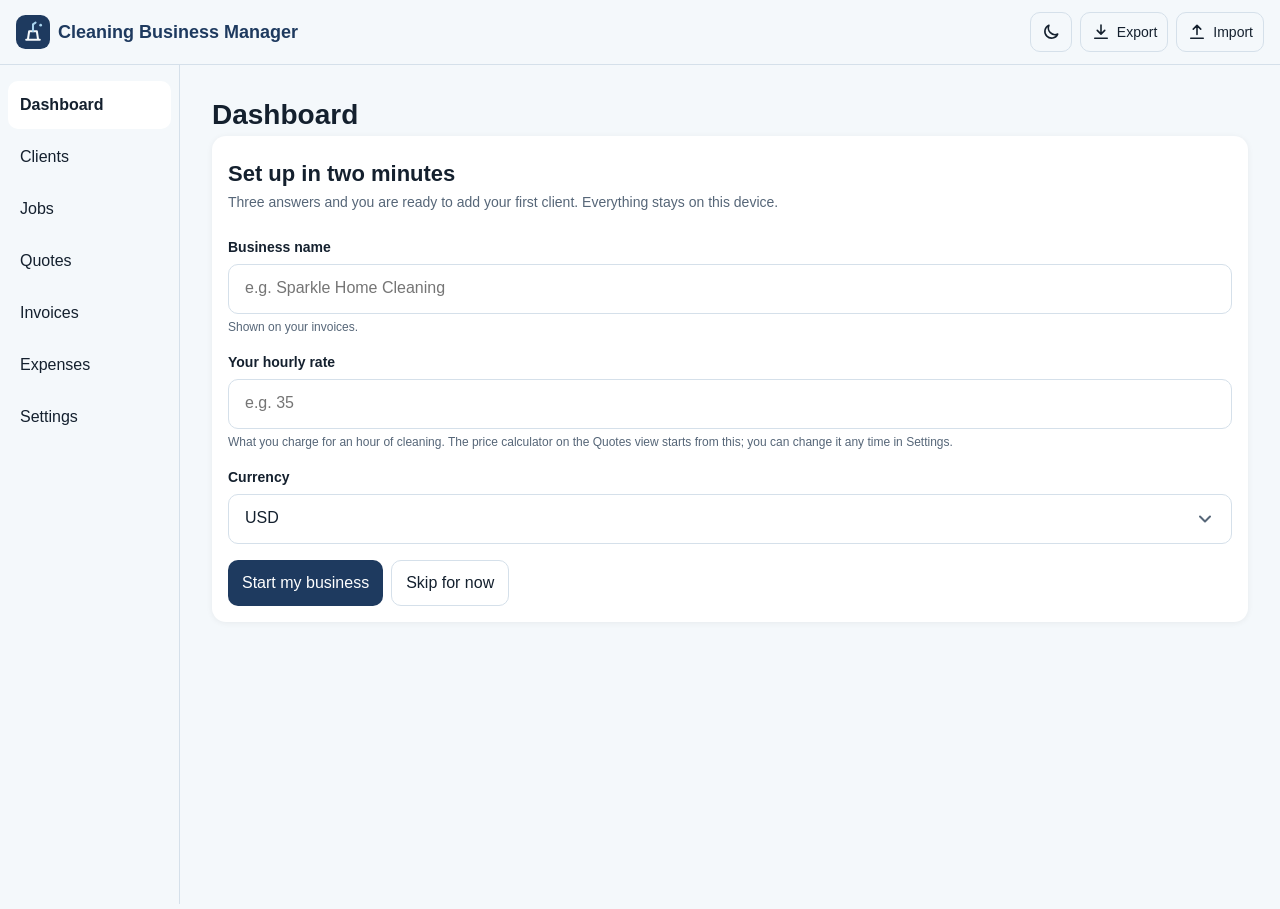
<file: docs/app-357d28ae/index.html>
<!doctype html>
<html lang="en">
<head>
<meta charset="utf-8">
<meta name="viewport" content="width=device-width, initial-scale=1">
<title>Cleaning Business Manager</title>
<style>
/* Design tokens — single source of truth for colors/spacing/radius/shadow/fonts.
   tools/app_template.html (the "simple" architecture) hand-syncs its own inline
   :root block to these same names/values (see tests/test_app.py's token-drift
   test) since it must stay single-file and can't @import this file. Change a
   value here AND there, never one without the other. */
/* Breakpoints (documented here, not as custom properties — media queries need
   literal px): 480 = small phone, 680 = nav collapses to a top bar (see
   01_components.css), 960 = wide desktop (two-column dashboard/workspace layouts
   via .grid-2, see 01_components.css). */
:root {
  --color-bg: #F4F8FB;
  --color-ink: #14202E;
  --color-accent: #2B6CA3;
  --color-card: #fff;
  --color-muted: #566678;
  --color-border: #d5e0ea;
  --color-danger: #B3434B;

  /* Semantic feedback colors (banners, inline validation) — tinted background +
     an ink-like text color, same pairing convention as --color-danger above. */
  --color-success: #2F6B4F;
  --color-success-bg: #E3F0E7;
  --color-warning: #8A5A00;
  --color-warning-bg: #FBF0D9;
  --color-info: #2C5F8A;
  --color-info-bg: #E4EEF5;
  --color-error-bg: #F7E3E4;

  /* Solid button-background colors. Deliberately FIXED — the same value in both
     light and dark mode, unlike --color-accent/--color-danger above (which stay
     theme-adaptive for foreground/decorative use: chart fills, icons, borders,
     where lightening in dark mode is correct). A theme-adaptive color that gets
     LIGHTER in dark mode is wrong for a solid button background carrying white
     text — tests/test_app.py's contrast tests + validators/app_check.py's
     check_color_contrast verify these two pairs hold >= 4.5:1 in both themes. */
  --color-primary: #1E3A5F;
  --color-on-primary: #fff;
  --color-danger-strong: #B3434B;
  --color-on-danger: #fff;

  --space-1: 4px;
  --space-2: 8px;
  --space-3: 12px;
  --space-4: 16px;
  --space-5: 24px;
  --space-6: 32px;

  --radius-sm: 10px;
  --radius-md: 14px;
  --radius-lg: 16px;
  --radius-full: 999px;

  --shadow-sm: 0 1px 6px rgba(0, 0, 0, .06);
  --shadow-md: 0 8px 24px rgba(0, 0, 0, .14);

  /* Type scale. h1/h2/h3 below use these; .text-sm/.text-xs/.caption are utility
     classes for secondary copy — see 01_components.css. */
  --text-xs: 0.75rem;
  --text-sm: 0.875rem;
  --text-base: 1rem;
  --text-lg: 1.125rem;
  --text-xl: 1.375rem;
  --text-2xl: 1.75rem;
  --leading-tight: 1.25;
  --leading-normal: 1.5;

  /* Named after the same brand families tools/fonts/ ships (used in the guide
     PDFs via tools/pdf_kit.py) — a browser with them installed renders on-brand;
     everyone else falls back to a clean system stack. The TTFs themselves are
     not embedded here (keeps the self-contained HTML small — see CLAUDE.md). */
  --font-body: "Nunito Sans", -apple-system, "Segoe UI", Roboto, Helvetica, Arial, sans-serif;
  --font-heading: "Quicksand", -apple-system, "Segoe UI", Roboto, Helvetica, Arial, sans-serif;
}
:root[data-theme="dark"] {
  --color-bg: #0F1A26;
  --color-ink: #E6EEF5;
  --color-accent: #8FC1E8;
  --color-card: #172433;
  --color-muted: #9fb1c2;
  --color-border: #2a3b4d;
  --color-danger: #e58a92;

  --color-success: #8FCBA8;
  --color-success-bg: #1E3A2B;
  --color-warning: #E8C067;
  --color-warning-bg: #3A2F12;
  --color-info: #8FC1E8;
  --color-info-bg: #1C3246;
  --color-error-bg: #3A1F21;

  /* --color-primary/--color-on-primary/--color-danger-strong/--color-on-danger
     intentionally NOT overridden here — see the base :root comment above. */
}

* { box-sizing: border-box; }
body { margin: 0; font-family: var(--font-body); font-size: var(--text-base); line-height: var(--leading-normal); background: var(--color-bg); color: var(--color-ink); }
h1, h2, h3 { font-family: var(--font-heading); line-height: var(--leading-tight); margin: var(--space-2) 0 var(--space-1); }
h1 { font-size: var(--text-2xl); }
h2 { font-size: var(--text-xl); }
h3 { font-size: var(--text-lg); }

@media (prefers-reduced-motion: reduce) {
  *, *::before, *::after {
    animation-duration: 0.01ms !important;
    animation-iteration-count: 1 !important;
    transition-duration: 0.01ms !important;
    scroll-behavior: auto !important;
  }
}


/* Structural layout + reusable component classes. Shares every color/spacing/radius
   token with tools/app_template.html's inline <style> (see 00_tokens.css's header) —
   keep both in sync, verified by tests/test_app.py's token-drift/component tests. */
#app-header { display: flex; align-items: center; justify-content: space-between; padding: var(--space-3) var(--space-4); border-bottom: 1px solid var(--color-border); }
#app-controls { display: flex; gap: var(--space-2); }
#app-body { display: flex; min-height: calc(100vh - 56px); }
#view-nav { display: flex; flex-direction: column; gap: var(--space-1); width: 180px; padding: var(--space-4) var(--space-2); border-right: 1px solid var(--color-border); flex-shrink: 0; }
#view-nav button { text-align: left; background: transparent; border: 0; padding: var(--space-3) var(--space-3); border-radius: var(--radius-sm); font: inherit; color: var(--color-ink); cursor: pointer; }
#view-nav button[aria-current="page"] { background: var(--color-card); font-weight: 600; }
#view-root { flex: 1; padding: var(--space-5) var(--space-5) 60px; max-width: 760px; }
/* h1/h2/h3 sizing comes from 00_tokens.css's type scale. */
p.sub { margin: 0 0 var(--space-5); color: var(--color-muted); font-size: var(--text-sm); }

.card { background: var(--color-card); border-radius: var(--radius-md); padding: var(--space-4); margin-bottom: var(--space-4); box-shadow: var(--shadow-sm); }
.row { display: flex; gap: var(--space-2); }

input[type=text], input[type=number], textarea {
  flex: 1; min-width: 0; font: inherit; padding: 10px 12px;
  border: 1px solid var(--color-border); border-radius: var(--radius-sm);
  background: var(--color-card); color: var(--color-ink);
}

/* background/color use the FIXED --color-primary/--color-danger-strong pair (see
   00_tokens.css) — not --color-accent/--color-danger, whose dark-mode-lightened
   values drop white-text contrast well below WCAG AA when used as a solid fill. */
button { font: inherit; padding: 10px 14px; border: 0; border-radius: var(--radius-sm); background: var(--color-primary); color: var(--color-on-primary); cursor: pointer; }
button.ghost { background: transparent; color: var(--color-ink); border: 1px solid var(--color-border); }
button.danger { background: var(--color-danger-strong); color: var(--color-on-danger); }

:focus-visible { outline: 2px solid var(--color-accent); outline-offset: 2px; }

ul { list-style: none; padding: 0; margin: var(--space-3) 0 0; }
li { display: flex; align-items: center; justify-content: space-between; gap: var(--space-2); padding: 10px 0; border-top: 1px solid var(--color-border); }

/* Uses the fixed --color-primary pair, same contrast reasoning as buttons above —
   a persistent banner has the same white-text-on-solid-fill requirement. */
#demo-banner { text-align: center; padding: var(--space-2); margin: 0; background: var(--color-primary); color: var(--color-on-primary); font-size: var(--text-sm); }
#demo-banner[hidden] { display: none; }

/* Empty-state: a single reusable pattern for "nothing here yet" sections. */
.empty-state { text-align: center; padding: 40px var(--space-4); color: var(--color-muted); }
.empty-state strong { display: block; color: var(--color-ink); margin-bottom: var(--space-1); }

/* Toast/snackbar: transient feedback, dismissed by the caller via [hidden]. */
.toast {
  position: fixed; left: 50%; bottom: var(--space-4); transform: translateX(-50%);
  background: var(--color-ink); color: var(--color-bg); padding: 10px var(--space-4);
  border-radius: var(--radius-sm); box-shadow: var(--shadow-sm); font-size: .9rem;
}
.toast[hidden] { display: none; }

/* Banner/alert: persistent inline feedback (validation summaries, zone warnings),
   distinct from the transient floating .toast above. One semantic variant class
   required: success|warning|error|info. */
.banner { display: flex; align-items: flex-start; gap: var(--space-2); padding: var(--space-3) var(--space-4); border-radius: var(--radius-sm); font-size: var(--text-sm); margin-bottom: var(--space-4); }
.banner.success { background: var(--color-success-bg); color: var(--color-success); }
.banner.warning { background: var(--color-warning-bg); color: var(--color-warning); }
.banner.error { background: var(--color-error-bg); color: var(--color-danger); }
.banner.info { background: var(--color-info-bg); color: var(--color-info); }

/* Form field group: label + control + optional help text + error state. Wrap any
   existing input/textarea/select in a .field; add .has-error plus a .field-error
   element (role="alert" so screen readers announce it) when validation fails. */
.field { margin-bottom: var(--space-4); }
.field label { display: block; margin-bottom: 6px; font-weight: 600; font-size: var(--text-sm); }
.field .help { display: block; margin-top: 4px; color: var(--color-muted); font-size: var(--text-xs); }
.field.has-error input, .field.has-error textarea, .field.has-error select { border-color: var(--color-danger); }
.field-error { display: block; margin-top: 4px; color: var(--color-danger); font-size: var(--text-xs); }
select {
  flex: 1; min-width: 0; font: inherit; padding: 10px 12px;
  border: 1px solid var(--color-border); border-radius: var(--radius-sm);
  background: var(--color-card); color: var(--color-ink);
}

/* Table: header row, row separators, a horizontal-scroll wrapper for narrow
   screens so a wide table never breaks layout instead of silently clipping. */
.table-scroll { overflow-x: auto; margin-bottom: var(--space-4); }
table.table { width: 100%; border-collapse: collapse; font-size: var(--text-sm); }
table.table th { text-align: left; padding: var(--space-2) var(--space-3); color: var(--color-muted); font-weight: 600; border-bottom: 1px solid var(--color-border); }
table.table td { padding: var(--space-2) var(--space-3); border-bottom: 1px solid var(--color-border); }
table.table tbody tr:hover { background: var(--color-bg); }

/* Tabs: role="tablist"/"tab"/"tabpanel" convention. Toggling is handled by
   App.ui.initTabs(root) in main.js — this is presentation only. */
.tabs { display: flex; gap: var(--space-1); border-bottom: 1px solid var(--color-border); margin-bottom: var(--space-4); }
.tabs [role="tab"] { background: transparent; border: 0; border-bottom: 2px solid transparent; border-radius: 0; padding: var(--space-2) var(--space-3); color: var(--color-muted); cursor: pointer; }
.tabs [role="tab"][aria-selected="true"] { color: var(--color-ink); border-bottom-color: var(--color-primary); font-weight: 600; }
[role="tabpanel"][hidden] { display: none; }

/* Loading: a CSS-only spinner and a skeleton shimmer block. Both go static under
   prefers-reduced-motion (see 00_tokens.css's global rule). */
.spinner { width: 20px; height: 20px; border-radius: var(--radius-full); border: 2.5px solid var(--color-border); border-top-color: var(--color-primary); animation: spin 0.8s linear infinite; display: inline-block; }
@keyframes spin { to { transform: rotate(360deg); } }
.skeleton { background: var(--color-border); border-radius: var(--radius-sm); animation: skeleton-pulse 1.4s ease-in-out infinite; }
@keyframes skeleton-pulse { 0%, 100% { opacity: 1; } 50% { opacity: .5; } }

/* Modal: native <dialog> — no extra JS library needed for open/close/backdrop.
   .modal-header/.modal-body/.modal-footer are an optional structural convention
   for anything beyond a one-line confirm. */
dialog.modal { border: 0; border-radius: var(--radius-lg); padding: var(--space-5); max-width: 420px; width: 90%; box-shadow: var(--shadow-md); background: var(--color-card); color: var(--color-ink); }
dialog.modal::backdrop { background: rgba(0, 0, 0, .4); }
.modal-header { font-family: var(--font-heading); font-size: var(--text-lg); font-weight: 600; margin-bottom: var(--space-3); }
.modal-body { margin-bottom: var(--space-4); }
.modal-footer { display: flex; justify-content: flex-end; gap: var(--space-2); }

/* Accordion: native <details>/<summary> — Help/FAQ sections, no JS required. */
details.accordion { border-bottom: 1px solid var(--color-border); padding: var(--space-3) 0; }
details.accordion summary { cursor: pointer; font-weight: 600; }
details.accordion[open] summary { color: var(--color-primary); }
details.accordion .answer { margin-top: var(--space-2); color: var(--color-ink); }

/* Layout utilities for dashboard/workspace views: .stack is the default vertical
   flow (explicit for readability); .grid-2 goes two columns at >=680px. */
.stack { display: flex; flex-direction: column; gap: var(--space-4); }
.grid-2 { display: grid; grid-template-columns: 1fr; gap: var(--space-4); }
@media (min-width: 680px) {
  .grid-2 { grid-template-columns: 1fr 1fr; }
}

@media (max-width: 680px) {
  #app-body { flex-direction: column; }
  #view-nav { flex-direction: row; width: auto; overflow-x: auto; border-right: 0; border-bottom: 1px solid var(--color-border); }
  #view-root { max-width: none; padding: var(--space-4); }
  .tabs { overflow-x: auto; }
}


/* Cleaning-business-app additions on top of the shared design system. Colors come from the
   tokens in 00_tokens.css — no hard-coded hex here. */

input[type=date], input[type=time], input[type=text], input[type=number], select {
  width: 100%; font: inherit; font-size: var(--text-base); line-height: 1.3; min-height: 50px; padding: 12px 16px;
  border: 1px solid var(--color-border); border-radius: var(--radius-sm); background: var(--color-card); color: var(--color-ink);
}
/* Dropdowns: our own chevron with room on the right, so the text never touches the edge. */
select {
  -webkit-appearance: none; appearance: none; cursor: pointer; padding-right: 48px; text-overflow: ellipsis;
  background-image: url("data:image/svg+xml;utf8,<svg xmlns='http://www.w3.org/2000/svg' width='20' height='20' viewBox='0 0 24 24' fill='none' stroke='%23566678' stroke-width='2.4' stroke-linecap='round' stroke-linejoin='round'><path d='M6 9l6 6 6-6'/></svg>");
  background-repeat: no-repeat; background-position: right 16px center; background-size: 20px;
}
:root[data-theme="dark"] select {
  background-image: url("data:image/svg+xml;utf8,<svg xmlns='http://www.w3.org/2000/svg' width='20' height='20' viewBox='0 0 24 24' fill='none' stroke='%239fb1c2' stroke-width='2.4' stroke-linecap='round' stroke-linejoin='round'><path d='M6 9l6 6 6-6'/></svg>");
}
.field input, .field select { width: 100%; }
input[type=checkbox] { width: 20px; height: 20px; accent-color: var(--color-primary); flex-shrink: 0; margin: 0; }
button.small { padding: 6px 10px; font-size: var(--text-sm); }
.row.wrap { flex-wrap: wrap; }
.caption { color: var(--color-muted); font-size: var(--text-xs); }
.nowrap { white-space: nowrap; }
.neg { color: var(--color-danger); font-weight: 600; }
table.table input.cell-input { width: 7.5em; min-height: 40px; padding: 8px 10px; }
table.table input.cell-input.invalid { border-color: var(--color-danger); }
tr.row-over td { background: var(--color-error-bg); }
tr.total-row td { font-weight: 700; border-top: 2px solid var(--color-border); }
table.table td select { width: auto; min-height: 40px; padding: 8px 40px 8px 12px; background-position: right 12px center; }

.stat-grid { display: grid; grid-template-columns: repeat(auto-fit, minmax(150px, 1fr)); gap: var(--space-3); margin-bottom: var(--space-4); }
.stat { background: var(--color-card); border-radius: var(--radius-md); padding: var(--space-3) var(--space-4); box-shadow: var(--shadow-sm); display: flex; flex-direction: column; gap: 2px; min-width: 0; }
.stat-label { font-size: var(--text-xs); color: var(--color-muted); text-transform: uppercase; letter-spacing: .04em; }
.stat-value { font-family: var(--font-heading); font-size: 1.9rem; line-height: 1.1; color: var(--color-primary); overflow-wrap: anywhere; }
:root[data-theme="dark"] .stat-value { color: var(--color-accent); }
.stat.bad .stat-value { color: var(--color-danger); }
.stat-sub { font-size: var(--text-xs); color: var(--color-muted); overflow-wrap: anywhere; }

.badge { font-size: var(--text-xs); color: var(--color-muted); border: 1px solid var(--color-border); border-radius: var(--radius-full); padding: 2px 10px; white-space: nowrap; }
label.check { display: flex; align-items: center; gap: var(--space-3); cursor: pointer; flex: 1; min-width: 0; }
label.check.done span { text-decoration: line-through; color: var(--color-muted); }
.progress { height: 10px; background: var(--color-border); border-radius: var(--radius-full); margin-top: var(--space-2); overflow: hidden; }
.progress > span { display: block; height: 100%; background: var(--color-primary); }
li { flex-wrap: wrap; }

#print-area { display: none; }
@media print {
  body.printing #app, body.printing dialog { display: none !important; }
  body.printing #print-area { display: block; padding: 0; color: #000; background: #fff; }
  body.printing .table { font-size: 12pt; }
  body.printing table.table th, body.printing table.table td { border-bottom: 1px solid #999; color: #000; }
}


/* ---------- Header: logo, menu toggle, icon actions ---------- */
#app-header { position: sticky; top: 0; z-index: 20; background: var(--color-bg); gap: var(--space-3); min-height: 60px; }
#brand { display: flex; align-items: center; gap: var(--space-2); min-width: 0; margin-right: auto; }
#brand-logo { flex-shrink: 0; }
#app-title { font-family: var(--font-heading); font-size: var(--text-lg); color: var(--color-primary); white-space: nowrap; overflow: hidden; text-overflow: ellipsis; }
:root[data-theme="dark"] #app-title { color: var(--color-accent); }
#app-controls { display: flex; align-items: center; gap: var(--space-2); }
.icon-btn { display: inline-flex; align-items: center; justify-content: center; gap: 6px; min-width: 40px; height: 40px; padding: 0 10px; background: transparent; color: var(--color-ink); border: 1px solid var(--color-border); border-radius: var(--radius-sm); }
.icon-btn:hover { background: var(--color-card); }
.icon-btn .label { font-size: var(--text-sm); }
#menuToggle { display: none; }

/* ---------- Desktop: use the whole width ---------- */
#view-nav { position: sticky; top: 61px; align-self: flex-start; white-space: nowrap; }
#view-nav button { white-space: nowrap; }
#view-root { max-width: 1480px; width: 100%; min-width: 0; }
.split { display: grid; grid-template-columns: 1fr; gap: var(--space-4); align-items: start; }
.split > .main, .split > .side { min-width: 0; }
.cols-2 { display: block; }
.grid-2.top { align-items: start; }
.bars { margin: 0; }
.bars li { display: block; padding: var(--space-2) 0; }
.bar-head { display: flex; justify-content: space-between; gap: var(--space-2); font-size: var(--text-sm); margin-bottom: 4px; }
.bar { position: relative; height: 8px; background: var(--color-border); border-radius: var(--radius-full); overflow: hidden; }
.bar .est { position: absolute; left: 0; top: 0; bottom: 0; background: var(--color-border); border-right: 2px solid var(--color-muted); }
.bar .act { position: absolute; left: 0; top: 0; bottom: 0; background: var(--color-primary); border-radius: var(--radius-full); }
.bar.over .act { background: var(--color-danger-strong); }
@media (min-width: 981px) {
  .split { grid-template-columns: minmax(300px, 380px) 1fr; }
  .split > .side { position: sticky; top: 76px; }
  .cols-2 { column-count: 2; column-gap: var(--space-4); }
  .cols-2 > .card { break-inside: avoid; }
  #view-root { padding: var(--space-5) var(--space-6) 60px; }
}
@media (min-width: 681px) and (max-width: 980px) {
  .split { grid-template-columns: 1fr; }
}

/* ---------- Phone: drop-down menu, compact header ---------- */
@media (max-width: 680px) {
  #menuToggle { display: inline-flex; }
  #app-header { padding: var(--space-2) var(--space-3); min-height: 56px; gap: var(--space-2); }
  #app-controls { gap: var(--space-1); }
  #app-controls .label { display: none; }
  .icon-btn { min-width: 38px; height: 38px; padding: 0 8px; }
  #app-title { font-size: var(--text-base); }
  #view-nav { display: none; position: fixed; left: 0; right: 0; top: 57px; z-index: 19; flex-direction: column; width: auto; max-height: calc(100vh - 57px); overflow-y: auto;
    background: var(--color-card); border: 0; border-bottom: 1px solid var(--color-border); box-shadow: var(--shadow-md); padding: var(--space-2); }
  body.menu-open #view-nav { display: flex; }
  #view-nav button { padding: 14px var(--space-3); font-size: var(--text-base); }
}
@media (max-width: 360px) { #app-title { display: none; } }

@media (min-width: 681px) { #view-nav { min-height: calc(100vh - 61px); } }

/* ---------- Tables: nowrap action columns; stacked cards on phones ---------- */
table.table td:last-child { white-space: nowrap; }
table.table.cardrows td.neg, table.table.cardrows td[data-label="Amount due"] { white-space: nowrap; }
/* The invoices table is wide; keep it full width until there is room for a side column. */
@media (min-width: 981px) and (max-width: 1599px) { .split.late { grid-template-columns: 1fr; } .split.late > .side { position: static; order: 2; } }
@media (max-width: 680px) {
  table.table.cardrows thead { display: none; }
  table.table.cardrows, table.table.cardrows tbody { display: block; }
  table.table.cardrows tr { display: grid; grid-template-columns: 1fr 1fr; gap: 6px var(--space-3); padding: var(--space-3) 0; border-bottom: 1px solid var(--color-border); }
  table.table.cardrows td { display: block; border: 0; padding: 0; min-width: 0; }
  table.table.cardrows td::before { content: attr(data-label); display: block; font-size: var(--text-xs); color: var(--color-muted); text-transform: uppercase; letter-spacing: .04em; }
  table.table.cardrows td:first-child { grid-column: 1 / -1; font-weight: 700; font-size: var(--text-base); }
  table.table.cardrows td:first-child::before, table.table.cardrows td:empty { display: none; }
  table.table.cardrows td:last-child { grid-column: 1 / -1; }
  table.table.cardrows td:last-child::before { display: none; }
  table.table.cardrows td select { width: 100%; }
  table.table.cardrows input.cell-input { width: 100%; }
  table.table.cardrows tr.total-row td:first-child { font-size: var(--text-lg); }
  table.table.cardrows tbody tr:hover { background: transparent; }
}

/* ---------- Cleaning business additions ---------- */
.badge.ok { color: var(--color-success); border-color: var(--color-success); }
.badge.bad { color: var(--color-danger); border-color: var(--color-danger); }
tr.row-muted td { color: var(--color-muted); text-decoration: line-through; }
ul.plain { list-style: disc; padding-left: var(--space-5); margin: var(--space-2) 0; font-size: var(--text-sm); }
ul.plain li { display: list-item; padding: 2px 0; }
.job-line { display: flex; flex-direction: column; min-width: 0; }
.legend { display: flex; gap: var(--space-4); font-size: var(--text-sm); margin-bottom: var(--space-2); }
.legend .key::before { content: ""; display: inline-block; width: 12px; height: 12px; border-radius: 3px; margin-right: 6px; vertical-align: -1px; }
.legend .key.inc::before { background: var(--color-accent); }
.legend .key.exp::before { background: var(--color-muted); }
svg.chart { width: 100%; height: auto; max-height: 260px; display: block; }
.quote-price { display: flex; flex-direction: column; align-items: flex-start; margin-bottom: var(--space-3); }
.quote-price strong { font-family: var(--font-heading); font-size: 2.25rem; line-height: 1.1; color: var(--color-primary); }
:root[data-theme="dark"] .quote-price strong { color: var(--color-accent); }
.quote-out table.table th { text-align: left; font-weight: 600; color: var(--color-muted); width: 45%; }
.main > .card + .card { margin-top: var(--space-4); }
/* On phones and narrow windows the list comes first and the add form below it. */
@media (max-width: 980px) { .split.listfirst > .main { order: -1; } }

/* ---------- Big numbers and charts ---------- */
.stat-grid.hero { grid-template-columns: repeat(auto-fit, minmax(210px, 1fr)); }
.stat.big { padding: var(--space-4) var(--space-5); }
.stat.big .stat-value { font-size: 2.9rem; }
.stat.big .stat-label { font-size: var(--text-sm); }
.donut-wrap { display: flex; align-items: center; gap: var(--space-5); flex-wrap: wrap; }
svg.donut { width: 190px; height: 190px; flex-shrink: 0; }
svg.donut .center-num { font-family: var(--font-heading); font-size: 9px; font-weight: 700; fill: var(--color-ink); }
svg.donut .center-lab { font-size: 3.6px; fill: var(--color-muted); }
.donut-legend { list-style: none; margin: 0; padding: 0; flex: 1; min-width: 160px; }
.donut-legend li { display: flex; justify-content: space-between; gap: var(--space-3); padding: 6px 0; border-bottom: 1px solid var(--color-border); font-size: var(--text-sm); }
.donut-legend li:last-child { border-bottom: 0; }
.donut-legend .swatch { display: inline-block; width: 12px; height: 12px; border-radius: 3px; margin-right: 8px; vertical-align: -1px; }
.hbars { list-style: none; margin: 0; padding: 0; }
.hbars li { display: block; padding: var(--space-2) 0; }
.hbars .hb-head { display: flex; justify-content: space-between; gap: var(--space-2); font-size: var(--text-sm); margin-bottom: 4px; }
.hbars .hb-track { height: 12px; background: var(--color-border); border-radius: var(--radius-full); overflow: hidden; }
.hbars .hb-fill { display: block; height: 100%; background: var(--color-accent); border-radius: var(--radius-full); }
.chart-note { color: var(--color-muted); font-size: var(--text-xs); margin: var(--space-2) 0 0; }

</style>
<link rel="manifest" href="manifest.json">
<link rel="apple-touch-icon" href="apple-touch-icon.png">
<meta name="theme-color" content="#1E3A5F">
</head>
<body>
<div id="app">
  <header id="app-header">
    <button id="menuToggle" type="button" class="icon-btn" data-nav-toggle aria-label="Open menu" aria-expanded="false" aria-controls="view-nav">
      <svg viewBox="0 0 24 24" width="22" height="22" fill="none" stroke="currentColor" stroke-width="2" stroke-linecap="round" aria-hidden="true"><path d="M4 7h16M4 12h16M4 17h16"/></svg>
    </button>
    <div id="brand">
      <svg id="brand-logo" viewBox="0 0 40 40" width="34" height="34" aria-hidden="true">
        <rect width="40" height="40" rx="11" fill="var(--color-primary)"/>
        <path d="M12 29h16M14 29l1.5-10h9L26 29" fill="none" stroke="#F4F8FB" stroke-width="2.4" stroke-linejoin="round" stroke-linecap="round"/>
        <path d="M20 19v-8M20 11l3-2" fill="none" stroke="#A9D4EE" stroke-width="2.4" stroke-linecap="round" stroke-linejoin="round"/>
        <circle cx="29" cy="12" r="1.6" fill="#A9D4EE"/>
      </svg>
      <strong id="app-title">Cleaning Business Manager</strong>
    </div>
    <div id="app-controls">
      <button id="themeToggle" type="button" class="icon-btn" aria-label="Toggle dark mode" title="Light / dark">
        <svg viewBox="0 0 24 24" width="20" height="20" fill="none" stroke="currentColor" stroke-width="1.9" stroke-linecap="round" stroke-linejoin="round" aria-hidden="true"><path d="M20 14.5A8 8 0 0 1 9.5 4 8 8 0 1 0 20 14.5z"/></svg>
      </button>
      <button id="exportBtn" type="button" class="icon-btn" aria-label="Export backup" title="Export backup">
        <svg viewBox="0 0 24 24" width="20" height="20" fill="none" stroke="currentColor" stroke-width="1.9" stroke-linecap="round" stroke-linejoin="round" aria-hidden="true"><path d="M12 3.5v11M7.5 10l4.5 4.5 4.5-4.5M4.5 19.5h15"/></svg>
        <span class="label">Export</span>
      </button>
      <button id="importBtn" type="button" class="icon-btn" aria-label="Import backup" title="Import backup">
        <svg viewBox="0 0 24 24" width="20" height="20" fill="none" stroke="currentColor" stroke-width="1.9" stroke-linecap="round" stroke-linejoin="round" aria-hidden="true"><path d="M12 15V4M7.5 8.5L12 4l4.5 4.5M4.5 19.5h15"/></svg>
        <span class="label">Import</span>
      </button>
      <input id="importFile" type="file" accept="application/json" hidden>
    </div>
  </header>
  <div id="app-body">
    <nav id="view-nav" aria-label="Main navigation"></nav>
    <main id="view-root" data-active-view=""></main>
  </div>
  <p id="demo-banner" hidden>Demo mode — some data and actions are limited. The full version is in your purchase.</p>
</div>
<script>
window.APP_DEMO_MODE = false;

/* Minimal hash router. Each module (app_src/modules/*.js) registers a view on
 * App.views[id] = {navLabel, render(root)} and pushes id onto App.nav, in the order
 * it should appear in the nav. render(root) MUST set root.dataset.activeView = id and
 * replace root's content with that view's real markup (never just scroll to an anchor —
 * validators/app_check.py's multi-view check clicks every nav item and asserts both
 * data-active-view and the visible text actually change). */
(function () {
  window.App = window.App || { views: {}, nav: [] };

  function show(id) {
    var view = App.views[id];
    if (!view) {
      id = App.nav[0];
      view = App.views[id];
    }
    if (!view) return;
    view.render(document.getElementById('view-root'));
    document.querySelectorAll('#view-nav [data-nav]').forEach(function (b) {
      b.setAttribute('aria-current', b.dataset.nav === id ? 'page' : 'false');
    });
    if (location.hash !== '#' + id) location.hash = '#' + id;
    if (App.ui && App.ui.closeMenu) App.ui.closeMenu();
  }

  function buildNav() {
    var nav = document.getElementById('view-nav');
    nav.innerHTML = '';
    App.nav.forEach(function (id) {
      var b = document.createElement('button');
      b.type = 'button';
      b.dataset.nav = id;
      b.textContent = App.views[id].navLabel;
      b.addEventListener('click', function () { show(id); });
      nav.appendChild(b);
    });
  }

  // show() itself sets location.hash, which fires hashchange a moment later. Only re-render
  // when the hash points at a DIFFERENT view (back/forward, typed URL) — otherwise that echo
  // re-renders the current view and wipes anything the user has just started typing.
  window.addEventListener('hashchange', function () {
    var id = location.hash.slice(1);
    if (document.getElementById('view-root').dataset.activeView !== id) show(id);
  });
  window.AppRouter = {
    init: function () {
      buildNav();
      show(location.hash.slice(1) || App.nav[0]);
    },
  };
})();


/* Shared helpers: safe DOM building (user-entered names are never parsed as HTML),
 * money in whole cents, dates, ids, CSV import/export and a print helper. Every view
 * module below composes these. */
(function (g) {
  var App = g.App = g.App || { views: {}, nav: [] };

  /** h('div', {class, text, attrs:{}, on:{click}, dataset:{}}, ...children) */
  function h(tag, props) {
    var el = document.createElement(tag);
    var p = props || {};
    Object.keys(p).forEach(function (k) {
      var v = p[k];
      if (v == null || v === false) return;
      if (k === 'class') el.className = v;
      else if (k === 'text') el.textContent = v;
      else if (k === 'on') Object.keys(v).forEach(function (ev) { el.addEventListener(ev, v[ev]); });
      else if (k === 'dataset') Object.keys(v).forEach(function (d) { el.dataset[d] = v[d]; });
      else if (k === 'attrs') Object.keys(v).forEach(function (a) { if (v[a] != null && v[a] !== false) el.setAttribute(a, v[a] === true ? '' : v[a]); });
      else el[k] = v;
    });
    for (var i = 2; i < arguments.length; i++) append(el, arguments[i]);
    return el;
  }
  function append(el, child) {
    if (child == null || child === false) return;
    if (Array.isArray(child)) { child.forEach(function (c) { append(el, c); }); return; }
    el.appendChild(typeof child === 'string' || typeof child === 'number' ? document.createTextNode(String(child)) : child);
  }

  /* ---------- Money (whole cents) ---------- */
  function currency() { return App.store.get('currency', 'USD'); }
  function fmt(cents) {
    var c = Math.round(cents || 0);
    var whole = c % 100 === 0;
    try {
      return new Intl.NumberFormat(undefined, {
        style: 'currency', currency: currency(),
        minimumFractionDigits: whole ? 0 : 2, maximumFractionDigits: 2,
      }).format(c / 100);
    } catch (e) {
      return (c / 100).toFixed(whole ? 0 : 2);
    }
  }
  /** "1,234.50" / "1.234,50" / "12" -> cents, or null when it is not a number. */
  function parseMoney(str) {
    var s = String(str == null ? '' : str).replace(/[^\d.,-]/g, '');
    if (!s || s === '-' || s === '.' || s === ',') return null;
    var hasDot = s.indexOf('.') >= 0, hasComma = s.indexOf(',') >= 0;
    if (hasDot && hasComma) {
      if (s.lastIndexOf(',') > s.lastIndexOf('.')) s = s.replace(/\./g, '').replace(',', '.');
      else s = s.replace(/,/g, '');
    } else if (hasComma) {
      s = /,\d{1,2}$/.test(s) ? s.replace(',', '.') : s.replace(/,/g, '');
    }
    var n = parseFloat(s);
    return isFinite(n) ? Math.round(n * 100) : null;
  }
  function inputMoney(cents) {
    if (!cents) return '';
    var v = cents / 100;
    return v % 1 === 0 ? String(v) : v.toFixed(2);
  }

  /* ---------- Dates ---------- */
  function parseISO(iso) {
    var m = /^(\d{4})-(\d{2})-(\d{2})$/.exec(iso || '');
    return m ? new Date(+m[1], +m[2] - 1, +m[3]) : null;
  }
  function today() { var d = new Date(); return new Date(d.getFullYear(), d.getMonth(), d.getDate()); }
  function daysUntil(iso) {
    var d = parseISO(iso);
    return d ? Math.round((d - today()) / 86400000) : null;
  }
  function fmtDate(d) {
    try { return new Intl.DateTimeFormat(undefined, { month: 'short', day: 'numeric', year: 'numeric' }).format(d); }
    catch (e) { return d.toDateString(); }
  }
  function uid() { return Date.now().toString(36) + Math.random().toString(36).slice(2, 6); }

  function iso(d) {
    var m = d.getMonth() + 1, day = d.getDate();
    return d.getFullYear() + '-' + (m < 10 ? '0' : '') + m + '-' + (day < 10 ? '0' : '') + day;
  }
  function addDays(d, n) { return new Date(d.getFullYear(), d.getMonth(), d.getDate() + n); }
  /** Same day-of-month, clamped to the last day when the target month is shorter. */
  function addMonths(d, n) {
    var first = new Date(d.getFullYear(), d.getMonth() + n, 1);
    var last = new Date(first.getFullYear(), first.getMonth() + 1, 0).getDate();
    return new Date(first.getFullYear(), first.getMonth(), Math.min(d.getDate(), last));
  }
  function monthKey(isoDate) { return String(isoDate || '').slice(0, 7); }
  function monthLabel(key) {
    var m = /^(\d{4})-(\d{2})$/.exec(key || '');
    if (!m) return key || '';
    try { return new Intl.DateTimeFormat(undefined, { month: 'short', year: '2-digit' }).format(new Date(+m[1], +m[2] - 1, 1)); }
    catch (e) { return key; }
  }

  /* ---------- CSV (import and export) ---------- */
  /** Parses CSV text (quoted fields, "" escapes, CRLF/LF, a trailing blank line) into rows of strings. */
  function parseCSV(text) {
    var rows = [], row = [], cur = '', q = false, i = 0, s = String(text || '').replace(/^\uFEFF/, '');
    for (; i < s.length; i++) {
      var ch = s[i];
      if (q) {
        if (ch === '"') { if (s[i + 1] === '"') { cur += '"'; i++; } else q = false; }
        else cur += ch;
      } else if (ch === '"') q = true;
      else if (ch === ',') { row.push(cur); cur = ''; }
      else if (ch === '\n' || ch === '\r') {
        if (ch === '\r' && s[i + 1] === '\n') i++;
        row.push(cur); cur = '';
        if (row.length > 1 || row[0] !== '') rows.push(row);
        row = [];
      } else cur += ch;
    }
    row.push(cur);
    if (row.length > 1 || row[0] !== '') rows.push(row);
    return rows;
  }
  function csvCell(v) {
    var s = v == null ? '' : String(v);
    // Spreadsheet formula injection: a leading = + - @ would be run as a formula when opened.
    if (/^[=+\-@]/.test(s) && isNaN(Number(s))) s = "'" + s;
    return /[",\n\r]/.test(s) ? '"' + s.replace(/"/g, '""') + '"' : s;
  }
  function toCSV(rows) { return rows.map(function (r) { return r.map(csvCell).join(','); }).join('\r\n') + '\r\n'; }
  function download(filename, text, type) {
    var blob = new Blob([text], { type: type || 'text/csv' });
    var a = document.createElement('a');
    a.href = URL.createObjectURL(blob);
    a.download = filename;
    document.body.appendChild(a);
    a.click();
    a.remove();
    setTimeout(function () { URL.revokeObjectURL(a.href); }, 1000);
  }

  /* ---------- Small shared UI pieces ---------- */
  function field(id, label, control, help) {
    return h('div', { class: 'field' },
      h('label', { attrs: { for: id }, text: label }), control,
      help ? h('span', { class: 'help', text: help }) : null,
      h('span', { class: 'field-error', attrs: { role: 'alert' } }));
  }
  function setError(fieldEl, message) {
    fieldEl.classList.add('has-error');
    fieldEl.querySelector('.field-error').textContent = message;
    var c = fieldEl.querySelector('input,select');
    if (c) { c.setAttribute('aria-invalid', 'true'); c.focus(); }
  }
  function clearErrors(root) {
    root.querySelectorAll('.field.has-error').forEach(function (f) {
      f.classList.remove('has-error');
      f.querySelector('.field-error').textContent = '';
      var c = f.querySelector('input,select');
      if (c) c.removeAttribute('aria-invalid');
    });
  }
  function banner(kind, text) { return h('div', { class: 'banner ' + kind, attrs: { role: kind === 'error' || kind === 'warning' ? 'alert' : 'status' }, text: text }); }
  function stat(label, value, sub, tone) {
    return h('div', { class: 'stat' + (tone ? ' ' + tone : '') },
      h('span', { class: 'stat-label', text: label }), h('strong', { class: 'stat-value', text: value }),
      sub ? h('span', { class: 'stat-sub', text: sub }) : null);
  }
  function emptyState(title, text) {
    return h('div', { class: 'empty-state' }, h('strong', { text: title }), text ? h('span', { text: text }) : null);
  }
  /** Wraps a table for horizontal scroll and copies each header into its cells' data-label,
   *  which the phone layout uses to show every row as a labelled card (see 02_wedding.css). */
  function tableWrap(table) {
    var heads = Array.prototype.map.call(table.querySelectorAll('thead th'), function (th) { return th.textContent; });
    table.querySelectorAll('tbody tr').forEach(function (tr) {
      Array.prototype.forEach.call(tr.children, function (td, i) { if (heads[i]) td.setAttribute('data-label', heads[i]); });
    });
    return h('div', { class: 'table-scroll' }, table);
  }

  /** Native <dialog> confirm. Resolves true on confirm. */
  function confirmDialog(title, message, confirmLabel) {
    return new Promise(function (resolve) {
      var done = false;
      var dlg = h('dialog', { class: 'modal' });
      function finish(v) { done = true; resolve(v); if (dlg.open) dlg.close(); }
      dlg.appendChild(h('div', { class: 'modal-header', text: title }));
      dlg.appendChild(h('div', { class: 'modal-body', text: message }));
      dlg.appendChild(h('div', { class: 'modal-footer' },
        h('button', { type: 'button', class: 'ghost', text: 'Cancel', on: { click: function () { finish(false); } } }),
        h('button', { type: 'button', class: 'danger', text: confirmLabel || 'Confirm', on: { click: function () { finish(true); } } })));
      dlg.addEventListener('close', function () { dlg.remove(); if (!done) resolve(false); });
      document.body.appendChild(dlg);
      dlg.showModal();
    });
  }

  /** Prints just `title` + a copy of `node` (nothing else on the page). */
  function printSheet(title, node) {
    var old = document.getElementById('print-area');
    if (old) old.remove();
    var area = h('div', { id: 'print-area' }, h('h1', { text: title }), node.cloneNode(true));
    document.body.appendChild(area);
    document.body.classList.add('printing');
    var cleaned = false;
    function cleanup() {
      if (cleaned) return;
      cleaned = true;
      document.body.classList.remove('printing');
      area.remove();
    }
    window.addEventListener('afterprint', cleanup, { once: true });
    setTimeout(cleanup, 60000);
    window.print();
  }

  App.core = {
    h: h, fmt: fmt, parseMoney: parseMoney, inputMoney: inputMoney,
    parseISO: parseISO, today: today, daysUntil: daysUntil, fmtDate: fmtDate,
    uid: uid, iso: iso, addDays: addDays, addMonths: addMonths, monthKey: monthKey, monthLabel: monthLabel,
    parseCSV: parseCSV, toCSV: toCSV, download: download,
    field: field, setError: setError, clearErrors: clearErrors, banner: banner, stat: stat,
    emptyState: emptyState, tableWrap: tableWrap, confirmDialog: confirmDialog, printSheet: printSheet,
  };
})(window);


/* Data access + every computed number the app shows. Keeping the arithmetic in one
 * place (all money in whole cents) is what the audit's totals checks rely on. There are
 * no spreadsheet formulas here to overwrite: totals are always recomputed from the
 * records. */
(function (g) {
  var App = g.App = g.App || { views: {}, nav: [] };
  var C = App.core;

  var SIZES = [
    ['Small (up to 1,000 sq ft)', 1.0], ['Medium (1,000 to 1,800 sq ft)', 1.75],
    ['Large (1,800 to 2,800 sq ft)', 2.5], ['Extra large (2,800 sq ft and up)', 3.5],
  ];
  var TYPES = [['Standard clean', 1, 'standard'], ['Deep clean', 1.6, 'deep'], ['Move-in / move-out clean', 1.9, 'move']];
  var FREQS = [['One-off', 0, 'none'], ['Monthly', 0.05, 'monthly'], ['Every two weeks', 0.10, 'biweekly'], ['Weekly', 0.15, 'weekly']];
  /** How many visits a new repeating job creates (the first one included). */
  var SERIES_COUNT = { weekly: 12, biweekly: 8, monthly: 6 };
  var EXPENSE_CATEGORIES = ['Supplies', 'Fuel and mileage', 'Equipment', 'Insurance', 'Marketing', 'Software', 'Wages', 'Other'];

  function find(arr, id) { for (var i = 0; i < arr.length; i++) if (arr[i].id === id) return arr[i]; return null; }

  var D = App.data = {
    SIZES: SIZES, TYPES: TYPES, FREQS: FREQS, EXPENSE_CATEGORIES: EXPENSE_CATEGORIES,
    CURRENCIES: ['USD', 'EUR', 'GBP', 'CAD', 'AUD', 'NZD', 'CHF', 'SEK', 'NOK', 'DKK', 'MAD', 'AED', 'ZAR', 'INR', 'MXN', 'BRL', 'JPY'],

    business: function () { return App.store.get('business', { setupDone: false, name: '', rate: 0 }); },
    saveBusiness: function (b) { App.store.set('business', b); },
    list: function (key) { return App.store.get(key, []); },
    save: function (key, arr) { App.store.set(key, arr); },
    client: function (id) { return find(D.list('clients'), id); },
    clientName: function (id) { var c = D.client(id); return c ? c.name : '(removed client)'; },

    /* ---------- Quotes ---------- */
    /** hours = (base size + 0.25 per bedroom + 0.5 per bathroom) x clean type, rounded to a quarter hour;
     *  price = hours x hourly rate, less the repeat discount. Every step is returned so it can be shown. */
    quote: function (inp, rate) {
      var size = SIZES[inp.size] || SIZES[0], type = TYPES[inp.type] || TYPES[0], freq = FREQS[inp.freq] || FREQS[0];
      var beds = Math.max(0, inp.beds || 0), baths = Math.max(0, inp.baths || 0);
      var raw = (size[1] + 0.25 * beds + 0.5 * baths) * type[1];
      var hours = Math.max(1, Math.round(raw * 4) / 4);
      var gross = Math.round(hours * (rate || 0));
      var discount = Math.round(gross * freq[1]);
      return {
        hours: hours, rate: rate || 0, gross: gross, discount: discount, discountPct: Math.round(freq[1] * 100),
        price: gross - discount, repeat: freq[2], typeLabel: type[0], sizeLabel: size[0], beds: beds, baths: baths,
      };
    },

    /* ---------- Jobs ---------- */
    /** ISO dates for a new job: just the first date, or the whole series when it repeats. */
    seriesDates: function (startIso, repeat) {
      var start = C.parseISO(startIso), n = SERIES_COUNT[repeat] || 1, out = [];
      if (!start) return out;
      for (var i = 0; i < n; i++) {
        out.push(C.iso(repeat === 'weekly' ? C.addDays(start, 7 * i) : repeat === 'biweekly' ? C.addDays(start, 14 * i) : repeat === 'monthly' ? C.addMonths(start, i) : start));
      }
      return out;
    },
    sortedJobs: function () {
      return D.list('jobs').slice().sort(function (a, b) {
        var ka = a.date + ' ' + (a.time || ''), kb = b.date + ' ' + (b.time || '');
        return ka < kb ? -1 : ka > kb ? 1 : 0;
      });
    },
    jobsOn: function (isoDate) {
      return D.sortedJobs().filter(function (j) { return j.date === isoDate && j.status !== 'cancelled'; });
    },

    /* ---------- Invoices ---------- */
    invoicePaid: function (inv) {
      var t = 0;
      (inv.payments || []).forEach(function (p) { t += p.amount || 0; });
      return t;
    },
    invoiceDue: function (inv) { return Math.max(0, (inv.amount || 0) - D.invoicePaid(inv)); },
    isOverdue: function (inv) { return D.invoiceDue(inv) > 0 && !!inv.due && inv.due < C.iso(C.today()); },
    invoiceStatus: function (inv) {
      var due = D.invoiceDue(inv);
      if (due === 0) return 'paid';
      if (D.isOverdue(inv)) return 'overdue';
      return D.invoicePaid(inv) > 0 ? 'part-paid' : 'unpaid';
    },
    nextInvoiceNumber: function () {
      var max = 0;
      D.list('invoices').forEach(function (i) { var m = /(\d+)$/.exec(i.number || ''); if (m) max = Math.max(max, +m[1]); });
      var n = String(max + 1);
      while (n.length < 4) n = '0' + n;
      return 'INV-' + n;
    },
    /** Unpaid invoices grouped by client, largest balance first. */
    owedByClient: function () {
      var map = {};
      D.list('invoices').forEach(function (inv) {
        var due = D.invoiceDue(inv);
        if (!due) return;
        var row = map[inv.clientId] || (map[inv.clientId] = { clientId: inv.clientId, due: 0, overdue: 0, count: 0 });
        row.due += due; row.count += 1;
        if (D.isOverdue(inv)) row.overdue += due;
      });
      return Object.keys(map).map(function (k) { return map[k]; }).sort(function (a, b) { return b.due - a.due; });
    },
    owedTotals: function () {
      var t = { due: 0, overdue: 0, overdueCount: 0 };
      D.list('invoices').forEach(function (inv) {
        var due = D.invoiceDue(inv);
        t.due += due;
        if (due && D.isOverdue(inv)) { t.overdue += due; t.overdueCount += 1; }
      });
      return t;
    },

    /** Days from the invoice date to the due date (Settings; defaults to 7). */
    terms: function () { var t = D.business().terms; return t >= 0 && t <= 365 ? t : 7; },
    /** Saves a new invoice dated today (or `date`) and returns it. */
    createInvoice: function (o) {
      var date = o.date || C.iso(C.today()), d = C.parseISO(date) || C.today();
      var inv = { id: C.uid(), number: D.nextInvoiceNumber(), clientId: o.clientId, date: date, due: C.iso(C.addDays(d, D.terms())),
        description: o.description || 'Cleaning', amount: o.amount || 0, payments: [], jobId: o.jobId || null };
      var all = D.list('invoices'); all.push(inv); D.save('invoices', all);
      return inv;
    },

    /* ---------- Money in and out, by month ---------- */
    monthIncome: function (key) {
      var t = 0;
      D.list('invoices').forEach(function (inv) { (inv.payments || []).forEach(function (p) { if (C.monthKey(p.date) === key) t += p.amount || 0; }); });
      return t;
    },
    monthExpenses: function (key) {
      var t = 0;
      D.list('expenses').forEach(function (e) { if (C.monthKey(e.date) === key) t += e.amount || 0; });
      return t;
    },
    /** The last n month keys (YYYY-MM), oldest first, ending with the current month. */
    lastMonths: function (n) {
      var now = C.today(), out = [];
      for (var i = n - 1; i >= 0; i--) out.push(C.iso(new Date(now.getFullYear(), now.getMonth() - i, 1)).slice(0, 7));
      return out;
    },
    /** Invoiced money split three ways: collected, still to come in on time, and overdue. */
    statusTotals: function () {
      var t = { collected: 0, waiting: 0, overdue: 0 };
      D.list('invoices').forEach(function (inv) {
        t.collected += D.invoicePaid(inv);
        var due = D.invoiceDue(inv);
        if (due) { if (D.isOverdue(inv)) t.overdue += due; else t.waiting += due; }
      });
      t.total = t.collected + t.waiting + t.overdue;
      return t;
    },
    /** Spending by category across the last n months, largest first. */
    expenseByCategory: function (n) {
      var keys = {}, map = {};
      D.lastMonths(n).forEach(function (k) { keys[k] = true; });
      D.list('expenses').forEach(function (e) { if (keys[C.monthKey(e.date)]) map[e.category] = (map[e.category] || 0) + (e.amount || 0); });
      return Object.keys(map).map(function (k) { return { label: k, value: map[k] }; }).sort(function (a, b) { return b.value - a.value; });
    },
    /** Jobs (not cancelled) in each of the next n weeks, starting with the current week (Monday). */
    jobsPerWeek: function (n) {
      var now = C.today(), mon = C.addDays(now, -((now.getDay() + 6) % 7)), out = [];
      for (var i = 0; i < n; i++) {
        var from = C.iso(C.addDays(mon, 7 * i)), to = C.iso(C.addDays(mon, 7 * i + 6)), count = 0, value = 0;
        D.list('jobs').forEach(function (j) { if (j.status !== 'cancelled' && j.date >= from && j.date <= to) { count += 1; value += j.price || 0; } });
        out.push({ from: from, label: C.fmtDate(C.parseISO(from)).replace(/,? \d{4}$/, ''), count: count, value: value });
      }
      return out;
    },
    monthSummary: function (key) {
      var inc = D.monthIncome(key), exp = D.monthExpenses(key);
      return { key: key, income: inc, expenses: exp, profit: inc - exp };
    },
  };
})(window);


/* Inline-SVG chart for the Dashboard: income vs expenses for the last months. Reads real
 * app state only (App.data); no chart library, no sample numbers. Colours come from the
 * design tokens so both themes work. */
window.App = window.App || { views: {}, nav: [] };
App.charts = {
  /** rows: [{label, income, expenses}] in cents. Returns an <svg> element. */
  incomeExpenses: function (rows, fmt) {
    var NS = 'http://www.w3.org/2000/svg';
    var w = 560, h = 220, padL = 8, padB = 34, padT = 14, plotH = h - padB - padT;
    var max = 1;
    rows.forEach(function (r) { max = Math.max(max, r.income, r.expenses); });
    var groupW = (w - padL * 2) / rows.length, barW = Math.min(26, groupW / 2 - 6);
    var svg = document.createElementNS(NS, 'svg');
    svg.setAttribute('viewBox', '0 0 ' + w + ' ' + h);
    svg.setAttribute('role', 'img');
    svg.setAttribute('class', 'chart');
    svg.setAttribute('aria-label', 'Income and expenses by month: ' + rows.map(function (r) {
      return r.label + ' income ' + fmt(r.income) + ', expenses ' + fmt(r.expenses);
    }).join('; '));
    function el(tag, attrs, text) {
      var e = document.createElementNS(NS, tag);
      Object.keys(attrs).forEach(function (k) { e.setAttribute(k, attrs[k]); });
      if (text != null) e.textContent = text;
      svg.appendChild(e);
      return e;
    }
    el('line', { x1: padL, x2: w - padL, y1: h - padB, y2: h - padB, stroke: 'var(--color-border)', 'stroke-width': 1 });
    rows.forEach(function (r, i) {
      var cx = padL + groupW * i + groupW / 2;
      [['income', 'var(--color-accent)', -barW - 2], ['expenses', 'var(--color-muted)', 2]].forEach(function (s) {
        var v = r[s[0]], bh = v > 0 ? Math.max(3, Math.round(v / max * plotH)) : 0;
        if (bh) el('rect', { x: cx + s[2], y: h - padB - bh, width: barW, height: bh, rx: 3, fill: s[1] });
      });
      el('text', { x: cx, y: h - 14, 'text-anchor': 'middle', 'font-size': 12, fill: 'var(--color-ink)' }, r.label);
    });
    return svg;
  },

  /** segments: [{label, value, color}], center: {num, label}. Returns {svg, legend} elements. */
  donut: function (segments, center, fmt) {
    var NS = 'http://www.w3.org/2000/svg', total = 0;
    segments.forEach(function (s) { total += s.value; });
    var svg = document.createElementNS(NS, 'svg');
    svg.setAttribute('viewBox', '0 0 42 42'); svg.setAttribute('role', 'img'); svg.setAttribute('class', 'donut');
    svg.setAttribute('aria-label', 'Invoiced money by status: ' + segments.map(function (s) { return s.label + ' ' + fmt(s.value); }).join(', '));
    function el(tag, attrs, text) {
      var e = document.createElementNS(NS, tag);
      Object.keys(attrs).forEach(function (k) { e.setAttribute(k, attrs[k]); });
      if (text != null) e.textContent = text;
      svg.appendChild(e);
      return e;
    }
    el('circle', { cx: 21, cy: 21, r: 15.9155, fill: 'none', stroke: 'var(--color-border)', 'stroke-width': 5 });
    var offset = 25;                       // start at 12 o'clock
    if (total > 0) segments.forEach(function (s) {
      if (s.value <= 0) return;
      var pct = s.value / total * 100;
      el('circle', { cx: 21, cy: 21, r: 15.9155, fill: 'none', stroke: s.color, 'stroke-width': 5, 'stroke-dasharray': pct + ' ' + (100 - pct), 'stroke-dashoffset': offset });
      offset -= pct;
    });
    el('text', { x: 21, y: 22.5, 'text-anchor': 'middle', class: 'center-num' }, center.num);
    el('text', { x: 21, y: 27.5, 'text-anchor': 'middle', class: 'center-lab' }, center.label);
    var ul = document.createElement('ul'); ul.className = 'donut-legend';
    segments.forEach(function (s) {
      var li = document.createElement('li'), l = document.createElement('span'), sw = document.createElement('span'), v = document.createElement('strong');
      sw.className = 'swatch'; sw.style.background = s.color;
      l.appendChild(sw); l.appendChild(document.createTextNode(s.label)); v.textContent = fmt(s.value);
      li.appendChild(l); li.appendChild(v); ul.appendChild(li);
    });
    return { svg: svg, legend: ul };
  },
  /** rows: [{label, value}] as horizontal bars, scaled to the largest. */
  hbars: function (rows, fmt) {
    var max = 1, ul = document.createElement('ul'); ul.className = 'hbars';
    rows.forEach(function (r) { max = Math.max(max, r.value); });
    rows.forEach(function (r) {
      var li = document.createElement('li'), head = document.createElement('div'), a = document.createElement('span'), b = document.createElement('strong');
      head.className = 'hb-head'; a.textContent = r.label; b.textContent = fmt(r.value); head.appendChild(a); head.appendChild(b);
      var track = document.createElement('div'), fill = document.createElement('span');
      track.className = 'hb-track'; track.setAttribute('role', 'img'); track.setAttribute('aria-label', r.label + ': ' + fmt(r.value));
      fill.className = 'hb-fill'; fill.style.width = Math.max(3, Math.round(r.value / max * 100)) + '%'; track.appendChild(fill);
      li.appendChild(head); li.appendChild(track); ul.appendChild(li);
    });
    return ul;
  },
  /** rows: [{label, value}] as vertical columns; returns an <svg>. */
  columns: function (rows, ariaLabel) {
    var NS = 'http://www.w3.org/2000/svg', w = 560, h = 200, padB = 30, padT = 24, plotH = h - padB - padT, max = 1;
    rows.forEach(function (r) { max = Math.max(max, r.value); });
    var gw = w / rows.length, bw = Math.min(46, gw - 16);
    var svg = document.createElementNS(NS, 'svg');
    svg.setAttribute('viewBox', '0 0 ' + w + ' ' + h); svg.setAttribute('role', 'img'); svg.setAttribute('class', 'chart'); svg.setAttribute('aria-label', ariaLabel);
    function el(tag, attrs, text) {
      var e = document.createElementNS(NS, tag);
      Object.keys(attrs).forEach(function (k) { e.setAttribute(k, attrs[k]); });
      if (text != null) e.textContent = text;
      svg.appendChild(e);
    }
    el('line', { x1: 0, x2: w, y1: h - padB, y2: h - padB, stroke: 'var(--color-border)', 'stroke-width': 1 });
    rows.forEach(function (r, i) {
      var cx = gw * i + gw / 2, bh = r.value > 0 ? Math.max(4, Math.round(r.value / max * plotH)) : 0;
      if (bh) el('rect', { x: cx - bw / 2, y: h - padB - bh, width: bw, height: bh, rx: 4, fill: 'var(--color-accent)' });
      el('text', { x: cx, y: h - padB - bh - 6, 'text-anchor': 'middle', 'font-size': 14, 'font-weight': 700, fill: 'var(--color-ink)' }, String(r.value));
      el('text', { x: cx, y: h - 10, 'text-anchor': 'middle', 'font-size': 11, fill: 'var(--color-muted)' }, r.label);
    });
    return svg;
  },
};


/* Dashboard: first-launch guided setup, then today's jobs, who owes you, and the month's
 * income / expenses / profit. */
(function (g) {
  var App = g.App = g.App || { views: {}, nav: [] };
  var C = App.core, D = App.data, h = C.h;

  function renderSetup(root) {
    var name = h('input', { type: 'text', id: 'setupName', attrs: { maxlength: '80', autocomplete: 'organization', placeholder: 'e.g. Sparkle Home Cleaning' } });
    var rate = h('input', { type: 'text', id: 'setupRate', attrs: { inputmode: 'decimal', placeholder: 'e.g. 35' } });
    var cur = h('select', { id: 'setupCurrency', attrs: { 'aria-label': 'Currency' } });
    D.CURRENCIES.forEach(function (c) { cur.appendChild(h('option', { value: c, text: c, selected: c === App.store.get('currency', 'USD') })); });
    var fName = C.field('setupName', 'Business name', name, 'Shown on your invoices.');
    var fRate = C.field('setupRate', 'Your hourly rate', rate, 'What you charge for an hour of cleaning. The price calculator on the Quotes view starts from this; you can change it any time in Settings.');
    var fCur = C.field('setupCurrency', 'Currency', cur);
    var form = h('div', { class: 'card' },
      h('h2', { text: 'Set up in two minutes' }),
      h('p', { class: 'sub', text: 'Three answers and you are ready to add your first client. Everything stays on this device.' }),
      fName, fRate, fCur,
      h('div', { class: 'row' },
        h('button', { type: 'button', id: 'setupBtn', text: 'Start my business' }),
        h('button', { type: 'button', id: 'skipSetupBtn', class: 'ghost', text: 'Skip for now' })));
    root.appendChild(form);

    form.querySelector('#setupBtn').addEventListener('click', function () {
      C.clearErrors(form);
      var nm = name.value.trim(), r = C.parseMoney(rate.value);
      if (!nm) return C.setError(fName, 'Enter your business name.');
      if (r == null || r <= 0) return C.setError(fRate, 'Enter your hourly rate as a number above zero.');
      App.store.set('currency', cur.value);
      D.saveBusiness({ setupDone: true, name: nm, rate: r });
      App.views.dashboard.render(root);
    });
    form.querySelector('#skipSetupBtn').addEventListener('click', function () {
      D.saveBusiness({ setupDone: true, name: '', rate: 0 });
      App.views.dashboard.render(root);
    });
  }

  function jobRow(j) {
    return h('li', null,
      h('span', { class: 'job-line' }, h('strong', { text: D.clientName(j.clientId) }), h('span', { class: 'caption', text: [j.time, j.cleaner].filter(Boolean).join(' · ') })),
      h('span', { class: 'badge' + (j.status === 'done' ? ' ok' : ''), text: j.status === 'done' ? 'Done' : C.fmt(j.price || 0) }));
  }

  function renderDash(root) {
    var b = D.business(), owed = D.owedTotals(), nowKey = C.iso(C.today()).slice(0, 7), month = D.monthSummary(nowKey);
    var todayJobs = D.jobsOn(C.iso(C.today()));
    root.appendChild(h('p', { class: 'sub', text: b.name ? b.name + ' at a glance.' : 'Your business at a glance.' }));

    if (owed.overdueCount) root.appendChild(C.banner('warning', owed.overdueCount + (owed.overdueCount === 1 ? ' invoice is' : ' invoices are') + ' overdue: ' + C.fmt(owed.overdue) + ' to collect.'));
    if (!D.list('clients').length) {
      root.appendChild(h('div', { class: 'banner info', attrs: { role: 'status' } },
        'Next step: add your first client. ',
        h('button', { type: 'button', id: 'goClientsBtn', class: 'ghost small', text: 'Add a client', on: { click: function () { location.hash = '#clients'; } } })));
    }

    root.appendChild(h('div', { class: 'stat-grid hero' },
      C.stat('Owed to you', C.fmt(owed.due), owed.due ? 'unpaid invoices, all clients' : 'nothing outstanding', 'big' + (owed.overdue ? ' bad' : '')),
      C.stat('Profit this month', C.fmt(month.profit), 'income minus expenses', 'big' + (month.profit < 0 ? ' bad' : '')),
      C.stat('Jobs today', String(todayJobs.length), todayJobs.length ? 'on your schedule' : 'nothing booked today', 'big')));
    root.appendChild(h('div', { class: 'stat-grid' },
      C.stat('Income this month', C.fmt(month.income), 'payments received'),
      C.stat('Expenses this month', C.fmt(month.expenses)),
      C.stat('Overdue', C.fmt(owed.overdue), owed.overdueCount + (owed.overdueCount === 1 ? ' invoice' : ' invoices'), owed.overdue ? 'bad' : '')));

    var today = h('div', { class: 'card' }, h('h2', { text: 'Today' }));
    if (!todayJobs.length) today.appendChild(C.emptyState('No jobs today', 'Add jobs in the Jobs view and they appear here on the day.'));
    else today.appendChild(h('ul', null, todayJobs.map(jobRow)));

    var owes = D.owedByClient(), card = h('div', { class: 'card' }, h('h2', { text: 'Who owes you' }));
    if (!owes.length) card.appendChild(C.emptyState('Nobody owes you money', 'Unpaid invoices are listed here by client.'));
    else {
      var tbody = h('tbody');
      owes.slice(0, 8).forEach(function (r) {
        tbody.appendChild(h('tr', null, h('td', { text: D.clientName(r.clientId) }), h('td', { text: String(r.count) }),
          h('td', { class: r.overdue ? 'neg' : '', text: C.fmt(r.due) + (r.overdue ? ' (' + C.fmt(r.overdue) + ' overdue)' : '') })));
      });
      card.appendChild(C.tableWrap(h('table', { class: 'table cardrows' },
        h('thead', null, h('tr', null, ['Client', 'Invoices', 'Owes'].map(function (x) { return h('th', { text: x }); }))), tbody)));
    }
    root.appendChild(h('div', { class: 'grid-2 top' }, today, card));

    var rows = D.lastMonths(6).map(function (k) { var s = D.monthSummary(k); return { label: C.monthLabel(k), income: s.income, expenses: s.expenses }; });
    var chart = h('div', { class: 'card' }, h('h2', { text: 'Income and expenses, last 6 months' }),
      h('div', { class: 'legend' }, h('span', { class: 'key inc', text: 'Income' }), h('span', { class: 'key exp', text: 'Expenses' })));
    chart.appendChild(App.charts.incomeExpenses(rows, C.fmt));
    root.appendChild(chart);

    var st = D.statusTotals(), pct = st.total ? Math.round(st.collected / st.total * 100) : 0;
    var dn = App.charts.donut([
      { label: 'Collected', value: st.collected, color: 'var(--color-success)' },
      { label: 'Waiting to be paid', value: st.waiting, color: 'var(--color-info)' },
      { label: 'Overdue', value: st.overdue, color: 'var(--color-danger)' }], { num: st.total ? pct + '%' : '—', label: 'collected' }, C.fmt);
    var inv = h('div', { class: 'card' }, h('h2', { text: 'Invoices: collected vs owed' }));
    if (!st.total) inv.appendChild(C.emptyState('No invoices yet', 'Create one from a job or the Invoices view.'));
    else inv.appendChild(h('div', { class: 'donut-wrap' }, dn.svg, dn.legend));

    var wk = D.jobsPerWeek(6), wkCard = h('div', { class: 'card' }, h('h2', { text: 'Jobs per week, next 6 weeks' }));
    if (!wk.some(function (r) { return r.count; })) wkCard.appendChild(C.emptyState('No jobs booked', 'Booked jobs show here week by week.'));
    else {
      wkCard.appendChild(App.charts.columns(wk.map(function (r) { return { label: r.label, value: r.count }; }), 'Jobs per week: ' + wk.map(function (r) { return r.label + ' ' + r.count; }).join(', ')));
      wkCard.appendChild(h('p', { class: 'chart-note', text: 'Weeks start on Monday. Booked value over these weeks: ' + C.fmt(wk.reduce(function (s, r) { return s + r.value; }, 0)) + '.' }));
    }
    var cats = D.expenseByCategory(6), exCard = h('div', { class: 'card' }, h('h2', { text: 'Where the money goes, last 6 months' }));
    if (!cats.length) exCard.appendChild(C.emptyState('No expenses yet', 'Log expenses to see them by category.'));
    else exCard.appendChild(App.charts.hbars(cats, C.fmt));
    root.appendChild(h('div', { class: 'grid-2 top' }, inv, wkCard));
    root.appendChild(exCard);
  }

  App.views.dashboard = {
    navLabel: 'Dashboard',
    render: function (root) {
      root.dataset.activeView = 'dashboard';
      root.innerHTML = '';
      root.appendChild(h('h1', { text: 'Dashboard' }));
      if (D.business().setupDone) renderDash(root); else renderSetup(root);
    },
  };
  App.nav.push('dashboard');
})(window);


/* Clients: one record per client, entered once. Jobs, quotes and invoices start from it.
 * Also imports an existing client list from a CSV exported from a spreadsheet. The public
 * demo build (window.APP_DEMO_MODE) caps the list and turns the CSV import off. */
(function (g) {
  var App = g.App = g.App || { views: {}, nav: [] };
  var C = App.core, D = App.data, h = C.h;
  var DEMO_LIMIT = 3, MAX_IMPORT = 500;
  var editingId = null, filterText = '', importState = null;

  function demoFull() { return window.APP_DEMO_MODE && D.list('clients').length >= DEMO_LIMIT; }
  function key(c) { return (c.name || '').trim().toLowerCase() + '|' + (c.address || '').trim().toLowerCase(); }

  /** Reads the uploaded CSV into { valid: [...], problems: [...] } without saving anything. */
  function analyseCSV(text) {
    var rows = C.parseCSV(text), out = { valid: [], problems: [], fatal: '' };
    if (rows.length < 2) { out.fatal = 'The file needs a header row and at least one client.'; return out; }
    var head = rows[0].map(function (x) { return x.trim().toLowerCase(); });
    function col(words) { for (var i = 0; i < head.length; i++) for (var w = 0; w < words.length; w++) if (head[i].indexOf(words[w]) >= 0) return i; return -1; }
    var cName = col(['name', 'client', 'customer']), cAddr = col(['address', 'street', 'location']), cPhone = col(['phone', 'mobile', 'tel']), cNote = col(['note', 'comment', 'detail']);
    if (cName < 0) { out.fatal = 'No Name column found. Put a header like "Name" in the first row.'; return out; }
    var seen = {};
    D.list('clients').forEach(function (c) { seen[key(c)] = true; });
    rows.slice(1).forEach(function (r, i) {
      var line = i + 2;
      if (out.valid.length >= MAX_IMPORT) { if (!out.capped) { out.capped = true; out.problems.push('Only the first ' + MAX_IMPORT + ' clients are imported at once.'); } return; }
      var c = { id: C.uid(), name: (r[cName] || '').trim().slice(0, 80), address: (cAddr >= 0 ? r[cAddr] || '' : '').trim().slice(0, 160),
        phone: (cPhone >= 0 ? r[cPhone] || '' : '').trim().slice(0, 40), notes: (cNote >= 0 ? r[cNote] || '' : '').trim().slice(0, 300), price: 0, freq: 'none' };
      if (!c.name) { out.problems.push('Row ' + line + ': no name, skipped.'); return; }
      if (seen[key(c)]) { out.problems.push('Row ' + line + ': ' + c.name + ' is already in your list (or repeated in the file), skipped.'); return; }
      seen[key(c)] = true;
      out.valid.push(c);
    });
    return out;
  }

  function renderImport(root, box) {
    box.innerHTML = '';
    var card = h('div', { class: 'card' }, h('h2', { text: 'Import from your spreadsheet' }));
    if (window.APP_DEMO_MODE) {
      card.appendChild(C.banner('info', 'Importing a client list from a spreadsheet (CSV) is part of the full version.'));
      box.appendChild(card);
      return;
    }
    card.appendChild(h('p', { class: 'sub', text: 'In Excel or Google Sheets choose File, then Save or Download as CSV. Use a header row with Name, and optionally Address, Phone and Notes. You see a preview before anything is added.' }));
    var file = h('input', { type: 'file', id: 'csvFile', attrs: { accept: '.csv,text/csv', 'aria-label': 'Choose a CSV file' } });
    file.addEventListener('change', function () {
      var f = file.files[0];
      if (!f) return;
      var r = new FileReader();
      r.onload = function () { importState = analyseCSV(String(r.result)); renderImport(root, box); };
      r.onerror = function () { importState = { valid: [], problems: [], fatal: 'That file could not be read.' }; renderImport(root, box); };
      r.readAsText(f);
    });
    card.appendChild(file);
    if (importState) {
      if (importState.fatal) card.appendChild(C.banner('error', importState.fatal));
      else {
        card.appendChild(C.banner(importState.valid.length ? 'success' : 'warning', importState.valid.length + (importState.valid.length === 1 ? ' client is' : ' clients are') + ' ready to import' + (importState.problems.length ? '; ' + importState.problems.length + ' row(s) skipped.' : '.')));
        if (importState.valid.length) {
          card.appendChild(C.tableWrap(h('table', { class: 'table cardrows' },
            h('thead', null, h('tr', null, ['Name', 'Address', 'Phone'].map(function (x) { return h('th', { text: x }); }))),
            h('tbody', null, importState.valid.slice(0, 8).map(function (c) { return h('tr', null, h('td', { text: c.name }), h('td', { text: c.address }), h('td', { text: c.phone })); })))));
          if (importState.valid.length > 8) card.appendChild(h('p', { class: 'caption', text: '…and ' + (importState.valid.length - 8) + ' more.' }));
        }
        if (importState.problems.length) {
          var ul = h('ul', { class: 'plain' });
          importState.problems.slice(0, 10).forEach(function (p) { ul.appendChild(h('li', { text: p })); });
          card.appendChild(ul);
          if (importState.problems.length > 10) card.appendChild(h('p', { class: 'caption', text: '…and ' + (importState.problems.length - 10) + ' more skipped rows.' }));
        }
        if (importState.valid.length) {
          card.appendChild(h('div', { class: 'row' },
            h('button', { type: 'button', id: 'confirmImportBtn', text: 'Import ' + importState.valid.length + (importState.valid.length === 1 ? ' client' : ' clients'), on: { click: function () {
              D.save('clients', D.list('clients').concat(importState.valid));
              importState = null;
              App.views.clients.render(root);
            } } }),
            h('button', { type: 'button', class: 'ghost', text: 'Cancel', on: { click: function () { importState = null; renderImport(root, box); } } })));
        }
      }
    }
    box.appendChild(card);
  }

  App.views.clients = {
    navLabel: 'Clients',
    render: function (root) {
      root.dataset.activeView = 'clients';
      root.innerHTML = '';
      var clients = D.list('clients'), editing = editingId ? D.client(editingId) : null;
      if (editingId && !editing) editingId = null;
      root.appendChild(h('h1', { text: 'Clients' }));
      root.appendChild(h('p', { class: 'sub', text: 'Enter each client once. Jobs, quotes and invoices fill in their details from here.' }));
      if (window.APP_DEMO_MODE) root.appendChild(C.banner('info', 'Demo: up to ' + DEMO_LIMIT + ' clients. The full version has no limit.'));

      var name = h('input', { type: 'text', id: 'clientName', value: editing ? editing.name : '', attrs: { maxlength: '80', autocomplete: 'off' } });
      var address = h('input', { type: 'text', id: 'clientAddress', value: editing ? editing.address : '', attrs: { maxlength: '160', autocomplete: 'off' } });
      var phone = h('input', { type: 'text', id: 'clientPhone', value: editing ? editing.phone : '', attrs: { maxlength: '40', inputmode: 'tel', autocomplete: 'off' } });
      var price = h('input', { type: 'text', id: 'clientPrice', value: editing ? C.inputMoney(editing.price) : '', attrs: { inputmode: 'decimal' } });
      var freq = h('select', { id: 'clientFreq' });
      D.FREQS.forEach(function (f) { freq.appendChild(h('option', { value: f[2], text: f[0], selected: !!editing && editing.freq === f[2] })); });
      var notes = h('input', { type: 'text', id: 'clientNotes', value: editing ? editing.notes : '', attrs: { maxlength: '300' } });
      var fName = C.field('clientName', 'Name', name), fPrice = C.field('clientPrice', 'Usual price per visit', price, 'Optional. Pre-fills new jobs and invoices.');
      var form = h('div', { class: 'card' }, h('h2', { text: editing ? 'Edit client' : 'Add a client' }), fName,
        C.field('clientAddress', 'Address', address), C.field('clientPhone', 'Phone', phone),
        h('div', { class: 'grid-2' }, fPrice, C.field('clientFreq', 'Usually repeats', freq)),
        C.field('clientNotes', 'Notes', notes, 'Access codes, pets, things to avoid. Stays on this device.'),
        h('div', { class: 'row' },
          h('button', { type: 'button', id: 'addClientBtn', text: editing ? 'Save changes' : 'Add client' }),
          editing ? h('button', { type: 'button', id: 'cancelEditBtn', class: 'ghost', text: 'Cancel', on: { click: function () { editingId = null; App.views.clients.render(root); } } }) : null));
      form.querySelector('#addClientBtn').addEventListener('click', function () {
        C.clearErrors(form);
        var nm = name.value.trim(), p = price.value.trim() === '' ? 0 : C.parseMoney(price.value);
        if (!nm) return C.setError(fName, 'Enter the client\'s name.');
        if (p == null || p < 0) return C.setError(fPrice, 'Enter the price as a number, or leave it empty.');
        var all = D.list('clients');
        if (editing) {
          all.forEach(function (c) { if (c.id === editing.id) { c.name = nm; c.address = address.value.trim(); c.phone = phone.value.trim(); c.notes = notes.value.trim(); c.price = p; c.freq = freq.value; } });
          editingId = null;
        } else {
          if (demoFull()) return C.setError(fName, 'The demo is limited to ' + DEMO_LIMIT + ' clients. The full version has no limit.');
          all.push({ id: C.uid(), name: nm, address: address.value.trim(), phone: phone.value.trim(), notes: notes.value.trim(), price: p, freq: freq.value });
        }
        D.save('clients', all);
        App.views.clients.render(root);
      });
      var importBox = h('div');
      var side = h('div', { class: 'side' }, form, importBox);
      renderImport(root, importBox);

      var search = h('input', { type: 'text', id: 'clientSearch', value: filterText, attrs: { placeholder: 'Search clients', 'aria-label': 'Search clients' } });
      var listCard = h('div', { class: 'card' }, h('h2', { text: clients.length ? 'Your clients (' + clients.length + ')' : 'Your clients' }));
      if (!clients.length) listCard.appendChild(C.emptyState('No clients yet', 'Add your first client on the left, or import your spreadsheet list.'));
      else {
        listCard.appendChild(search);
        var q = filterText.trim().toLowerCase();
        var shown = clients.filter(function (c) { return !q || (c.name + ' ' + c.address + ' ' + c.phone).toLowerCase().indexOf(q) >= 0; })
          .sort(function (a, b) { return a.name.toLowerCase() < b.name.toLowerCase() ? -1 : 1; });
        var tbody = h('tbody');
        shown.forEach(function (c) {
          var f = D.FREQS.filter(function (x) { return x[2] === c.freq; })[0];
          var edit = h('button', { type: 'button', class: 'ghost small', text: 'Edit', attrs: { 'aria-label': 'Edit ' + c.name }, on: { click: function () { editingId = c.id; App.views.clients.render(root); window.scrollTo(0, 0); } } });
          var del = h('button', { type: 'button', class: 'ghost small', text: 'Delete', attrs: { 'aria-label': 'Delete ' + c.name } });
          del.addEventListener('click', function () {
            var used = D.list('jobs').some(function (j) { return j.clientId === c.id; }) || D.list('invoices').some(function (i) { return i.clientId === c.id; });
            C.confirmDialog('Delete ' + c.name + '?', used ? 'Their jobs and invoices stay in your records but will show "(removed client)".' : 'This removes the client record.', 'Delete').then(function (ok) {
              if (!ok) return;
              D.save('clients', D.list('clients').filter(function (x) { return x.id !== c.id; }));
              App.views.clients.render(root);
            });
          });
          tbody.appendChild(h('tr', null, h('td', { text: c.name }), h('td', { text: c.address || '—' }), h('td', { text: c.phone || '—' }),
            h('td', { text: c.price ? C.fmt(c.price) + (f && f[2] !== 'none' ? ' · ' + f[0].toLowerCase() : '') : '—' }), h('td', null, h('span', { class: 'row' }, edit, del))));
        });
        if (!shown.length) listCard.appendChild(C.emptyState('No match', 'Try a different search.'));
        else listCard.appendChild(C.tableWrap(h('table', { class: 'table cardrows' },
          h('thead', null, h('tr', null, ['Name', 'Address', 'Phone', 'Usual visit', ''].map(function (x) { return h('th', { text: x }); }))), tbody)));
        search.addEventListener('input', function () { filterText = search.value; App.views.clients.render(root); var s = root.querySelector('#clientSearch'); if (s) { s.focus(); s.setSelectionRange(s.value.length, s.value.length); } });
      }
      root.appendChild(h('div', { class: 'split' }, side, h('div', { class: 'main' }, listCard)));
    },
  };
  App.nav.push('clients');
})(window);


/* Jobs: one-off and repeating visits in date order, optionally assigned to a cleaner.
 * A repeating job creates its next visits for you (see App.data.seriesDates). */
(function (g) {
  var App = g.App = g.App || { views: {}, nav: [] };
  var C = App.core, D = App.data, h = C.h;
  var viewMode = 'upcoming', cleanerFilter = '';

  function cleaners() { return App.store.get('cleaners', []); }

  App.views.jobs = {
    navLabel: 'Jobs',
    render: function (root) {
      root.dataset.activeView = 'jobs';
      root.innerHTML = '';
      var clients = D.list('clients'), todayIso = C.iso(C.today());
      root.appendChild(h('h1', { text: 'Jobs' }));
      root.appendChild(h('p', { class: 'sub', text: 'Book one-off or repeating cleans. Repeating jobs create the next visits for you.' }));

      var client = h('select', { id: 'jobClient' });
      client.appendChild(h('option', { value: '', text: clients.length ? 'Choose a client' : 'Add a client first' }));
      clients.slice().sort(function (a, b) { return a.name.toLowerCase() < b.name.toLowerCase() ? -1 : 1; })
        .forEach(function (c) { client.appendChild(h('option', { value: c.id, text: c.name })); });
      var date = h('input', { type: 'date', id: 'jobDate', value: todayIso });
      var time = h('input', { type: 'time', id: 'jobTime' });
      var price = h('input', { type: 'text', id: 'jobPrice', attrs: { inputmode: 'decimal' } });
      var repeat = h('select', { id: 'jobRepeat' });
      D.FREQS.forEach(function (f) { repeat.appendChild(h('option', { value: f[2], text: f[2] === 'none' ? 'Does not repeat' : f[0] })); });
      var cleaner = h('select', { id: 'jobCleaner' });
      cleaner.appendChild(h('option', { value: '', text: 'Unassigned' }));
      cleaners().forEach(function (n) { cleaner.appendChild(h('option', { value: n, text: n })); });
      client.addEventListener('change', function () {
        var c = D.client(client.value);
        if (c) { if (c.price) price.value = C.inputMoney(c.price); repeat.value = c.freq || 'none'; }
      });
      var fClient = C.field('jobClient', 'Client', client), fDate = C.field('jobDate', 'Date', date), fPrice = C.field('jobPrice', 'Price', price, 'Starts from the client\'s usual price.');
      var form = h('div', { class: 'card' }, h('h2', { text: 'Add a job' }), fClient,
        h('div', { class: 'grid-2' }, fDate, C.field('jobTime', 'Time', time)),
        h('div', { class: 'grid-2' }, fPrice, C.field('jobRepeat', 'Repeats', repeat)),
        C.field('jobCleaner', 'Cleaner', cleaner, cleaners().length ? '' : 'Add your cleaners in Settings.'),
        h('button', { type: 'button', id: 'addJobBtn', text: 'Add job' }));
      form.querySelector('#addJobBtn').addEventListener('click', function () {
        C.clearErrors(form);
        if (!client.value) return C.setError(fClient, 'Choose a client.');
        if (!C.parseISO(date.value)) return C.setError(fDate, 'Pick a date.');
        var p = price.value.trim() === '' ? 0 : C.parseMoney(price.value);
        if (p == null || p < 0) return C.setError(fPrice, 'Enter the price as a number.');
        var dates = D.seriesDates(date.value, repeat.value), series = dates.length > 1 ? C.uid() : null, all = D.list('jobs');
        dates.forEach(function (d) {
          all.push({ id: C.uid(), clientId: client.value, date: d, time: time.value, price: p, cleaner: cleaner.value, status: 'scheduled', repeat: repeat.value, seriesId: series, invoiceId: null });
        });
        D.save('jobs', all);
        App.views.jobs.render(root);
      });

      var all = D.sortedJobs().filter(function (j) { return !cleanerFilter || j.cleaner === cleanerFilter; });
      var shown = all.filter(function (j) {
        if (viewMode === 'upcoming') return j.status === 'scheduled' && j.date >= todayIso;
        if (viewMode === 'past') return j.status !== 'scheduled' || j.date < todayIso;
        return true;
      });
      if (viewMode === 'past') shown.reverse();
      var late = D.list('jobs').filter(function (j) { return j.status === 'scheduled' && j.date < todayIso; }).length;

      var mode = h('select', { id: 'jobView', attrs: { 'aria-label': 'Which jobs to show' } },
        [['upcoming', 'Upcoming'], ['past', 'Past and finished'], ['all', 'All jobs']].map(function (o) { return h('option', { value: o[0], text: o[1], selected: viewMode === o[0] }); }));
      mode.addEventListener('change', function () { viewMode = mode.value; App.views.jobs.render(root); });
      var filter = h('select', { id: 'jobFilterCleaner', attrs: { 'aria-label': 'Filter by cleaner' } },
        [h('option', { value: '', text: 'All cleaners' })].concat(cleaners().map(function (n) { return h('option', { value: n, text: n, selected: cleanerFilter === n }); })));
      filter.addEventListener('change', function () { cleanerFilter = filter.value; App.views.jobs.render(root); });

      var card = h('div', { class: 'card' }, h('h2', { text: 'Schedule' }), h('div', { class: 'grid-2' }, mode, filter));
      if (late && viewMode === 'upcoming') card.appendChild(C.banner('info', late + (late === 1 ? ' past job is' : ' past jobs are') + ' still marked as scheduled. Open "Past and finished" to mark them done or cancelled.'));
      if (!shown.length) card.appendChild(C.emptyState('No jobs here', viewMode === 'upcoming' ? 'Add a job on the left and it appears in date order.' : 'Nothing to show for this filter.'));
      else {
        var tbody = h('tbody');
        shown.forEach(function (j) {
          var acts = h('span', { class: 'row wrap' });
          if (j.status === 'scheduled') {
            acts.appendChild(h('button', { type: 'button', class: 'ghost small', text: 'Done', attrs: { 'aria-label': 'Mark job for ' + D.clientName(j.clientId) + ' done' }, on: { click: function () {
              var list = D.list('jobs'); list.forEach(function (x) { if (x.id === j.id) x.status = 'done'; }); D.save('jobs', list); App.views.jobs.render(root);
            } } }));
            acts.appendChild(h('button', { type: 'button', class: 'ghost small', text: 'Cancel', attrs: { 'aria-label': 'Cancel job for ' + D.clientName(j.clientId) }, on: { click: function () {
              var list = D.list('jobs'); list.forEach(function (x) { if (x.id === j.id) x.status = 'cancelled'; }); D.save('jobs', list); App.views.jobs.render(root);
            } } }));
          }
          if (j.status !== 'cancelled') {
            if (j.invoiceId && D.list('invoices').some(function (i) { return i.id === j.invoiceId; })) acts.appendChild(h('span', { class: 'badge ok', text: 'Invoiced' }));
            else acts.appendChild(h('button', { type: 'button', class: 'ghost small', text: 'Invoice', attrs: { 'aria-label': 'Create an invoice for the job for ' + D.clientName(j.clientId) }, on: { click: function () {
              var inv = D.createInvoice({ clientId: j.clientId, amount: j.price || 0, jobId: j.id, description: 'Cleaning on ' + C.fmtDate(C.parseISO(j.date)) });
              var list = D.list('jobs'); list.forEach(function (x) { if (x.id === j.id) x.invoiceId = inv.id; }); D.save('jobs', list);
              location.hash = '#invoices';
            } } }));
          }
          acts.appendChild(h('button', { type: 'button', class: 'ghost small', text: 'Remove', attrs: { 'aria-label': 'Remove job for ' + D.clientName(j.clientId) }, on: { click: function () {
            var ahead = j.seriesId ? D.list('jobs').filter(function (x) { return x.seriesId === j.seriesId && x.date >= j.date && x.status === 'scheduled'; }).length : 0;
            C.confirmDialog('Remove this job?', ahead > 1 ? 'This is one of a repeating series. Only this visit is removed.' : 'This removes the job from your schedule.', 'Remove').then(function (ok) {
              if (!ok) return;
              D.save('jobs', D.list('jobs').filter(function (x) { return x.id !== j.id; }));
              App.views.jobs.render(root);
            });
          } } }));
          if (j.seriesId && j.status === 'scheduled') {
            acts.appendChild(h('button', { type: 'button', class: 'ghost small', text: 'End series', attrs: { 'aria-label': 'End the repeating series for ' + D.clientName(j.clientId) + ' from this visit' }, on: { click: function () {
              C.confirmDialog('End this series?', 'Removes this visit and every later scheduled visit in the repeating series. Visits already done are kept.', 'End series').then(function (ok) {
                if (!ok) return;
                D.save('jobs', D.list('jobs').filter(function (x) { return !(x.seriesId === j.seriesId && x.date >= j.date && x.status === 'scheduled'); }));
                App.views.jobs.render(root);
              });
            } } }));
          }
          tbody.appendChild(h('tr', { class: j.status === 'cancelled' ? 'row-muted' : '' },
            h('td', { class: 'nowrap', text: C.fmtDate(C.parseISO(j.date)) }), h('td', { text: j.time || '—' }), h('td', { text: D.clientName(j.clientId) }),
            h('td', { text: j.cleaner || '—' }), h('td', { text: j.price ? C.fmt(j.price) : '—' }),
            h('td', null, h('span', { class: 'badge' + (j.status === 'done' ? ' ok' : ''), text: j.status === 'scheduled' ? (j.repeat && j.repeat !== 'none' ? 'Repeating' : 'Scheduled') : j.status === 'done' ? 'Done' : 'Cancelled' })), h('td', null, acts)));
        });
        card.appendChild(C.tableWrap(h('table', { class: 'table cardrows' },
          h('thead', null, h('tr', null, ['Date', 'Time', 'Client', 'Cleaner', 'Price', 'Status', ''].map(function (x) { return h('th', { text: x }); }))), tbody)));
      }
      root.appendChild(h('div', { class: 'split late listfirst' }, h('div', { class: 'side' }, form), h('div', { class: 'main' }, card)));
    },
  };
  App.nav.push('jobs');
})(window);


/* Quotes: a price from home size, bedrooms, bathrooms, clean type and how often, using
 * the hourly rate from Settings. The working is shown so the price can be explained to a
 * client. A quote can become a job or an invoice for a chosen client. */
(function (g) {
  var App = g.App = g.App || { views: {}, nav: [] };
  var C = App.core, D = App.data, h = C.h;
  var last = { size: 0, type: 0, freq: 0, beds: '2', baths: '1' };

  function opt(sel, list, selected) {
    list.forEach(function (x, i) { sel.appendChild(h('option', { value: String(i), text: x[0], selected: i === selected })); });
  }

  App.views.quotes = {
    navLabel: 'Quotes',
    render: function (root) {
      root.dataset.activeView = 'quotes';
      root.innerHTML = '';
      var rate = D.business().rate, clients = D.list('clients');
      root.appendChild(h('h1', { text: 'Quotes' }));
      root.appendChild(h('p', { class: 'sub', text: 'Know what to charge in seconds. The price comes from your own hourly rate, and the working is shown.' }));
      if (!rate) root.appendChild(C.banner('warning', 'Set your hourly rate on the Dashboard or in Settings to get a price.'));

      var size = h('select', { id: 'quoteSize' }), type = h('select', { id: 'quoteType' }), freq = h('select', { id: 'quoteFreq' });
      opt(size, D.SIZES, last.size); opt(type, D.TYPES, last.type); opt(freq, D.FREQS, last.freq);
      var beds = h('input', { type: 'number', id: 'quoteBeds', value: last.beds, attrs: { min: '0', max: '12' } });
      var baths = h('input', { type: 'number', id: 'quoteBaths', value: last.baths, attrs: { min: '0', max: '12', step: '0.5' } });
      var out = h('div', { class: 'quote-out', attrs: { 'aria-live': 'polite' } });
      var client = h('select', { id: 'quoteClient' });
      client.appendChild(h('option', { value: '', text: clients.length ? 'Choose a client' : 'Add a client first' }));
      clients.slice().sort(function (a, b) { return a.name.toLowerCase() < b.name.toLowerCase() ? -1 : 1; }).forEach(function (c) { client.appendChild(h('option', { value: c.id, text: c.name })); });
      var date = h('input', { type: 'date', id: 'quoteDate', value: C.iso(C.today()) });
      var fClient = C.field('quoteClient', 'Client', client), fDate = C.field('quoteDate', 'First visit', date);

      function current() {
        last = { size: +size.value, type: +type.value, freq: +freq.value, beds: beds.value, baths: baths.value };
        return D.quote({ size: last.size, type: last.type, freq: last.freq, beds: parseFloat(beds.value) || 0, baths: parseFloat(baths.value) || 0 }, rate);
      }
      function paint() {
        var q = current();
        out.innerHTML = '';
        out.appendChild(h('div', { class: 'quote-price' }, h('span', { class: 'caption', text: 'Quote' }), h('strong', { id: 'quotePrice', text: rate ? C.fmt(q.price) : '—' }),
          h('span', { class: 'caption', text: q.repeat === 'none' ? 'one-off visit' : 'per visit, ' + D.FREQS[last.freq][0].toLowerCase() })));
        var rows = [
          ['Home', q.sizeLabel + ', ' + q.beds + ' bed, ' + q.baths + ' bath'],
          ['Clean type', q.typeLabel],
          ['Estimated time', q.hours + (q.hours === 1 ? ' hour' : ' hours')],
          ['Your rate', rate ? C.fmt(q.rate) + ' an hour' : 'not set'],
          ['Before repeat discount', rate ? C.fmt(q.gross) : '—'],
          ['Repeat discount', q.discountPct ? '−' + q.discountPct + '% (' + C.fmt(q.discount) + ')' : 'none'],
        ];
        out.appendChild(C.tableWrap(h('table', { class: 'table' }, h('tbody', null, rows.map(function (r) { return h('tr', null, h('th', { text: r[0] }), h('td', { text: r[1] })); })))));
        out.appendChild(h('p', { class: 'caption', text: 'Estimated time is a starting point: each bedroom adds 15 minutes, each bathroom 30, deep cleans take 1.6 times longer. Adjust the price on the job if the home needs more.' }));
      }
      [size, type, freq, beds, baths].forEach(function (el) { el.addEventListener('input', paint); el.addEventListener('change', paint); });

      var form = h('div', { class: 'card' }, h('h2', { text: 'Price a home' }),
        C.field('quoteSize', 'Home size', size), h('div', { class: 'grid-2' }, C.field('quoteBeds', 'Bedrooms', beds), C.field('quoteBaths', 'Bathrooms', baths)),
        C.field('quoteType', 'Type of clean', type), C.field('quoteFreq', 'How often', freq));
      var use = h('div', { class: 'card' }, h('h2', { text: 'Use this quote' }), fClient, fDate,
        h('div', { class: 'row wrap' },
          h('button', { type: 'button', id: 'quoteToJobBtn', text: 'Create job' }),
          h('button', { type: 'button', id: 'quoteToInvoiceBtn', class: 'ghost', text: 'Create invoice' })));
      function checks() {
        C.clearErrors(use);
        if (!rate) { C.setError(fClient, 'Set your hourly rate first.'); return null; }
        if (!client.value) { C.setError(fClient, 'Choose a client.'); return null; }
        if (!C.parseISO(date.value)) { C.setError(fDate, 'Pick a date.'); return null; }
        return current();
      }
      use.querySelector('#quoteToJobBtn').addEventListener('click', function () {
        var q = checks(); if (!q) return;
        var rep = q.repeat, dates = D.seriesDates(date.value, rep), series = dates.length > 1 ? C.uid() : null, all = D.list('jobs');
        dates.forEach(function (d) { all.push({ id: C.uid(), clientId: client.value, date: d, time: '', price: q.price, cleaner: '', status: 'scheduled', repeat: rep, seriesId: series, invoiceId: null }); });
        D.save('jobs', all);
        location.hash = '#jobs';
      });
      use.querySelector('#quoteToInvoiceBtn').addEventListener('click', function () {
        var q = checks(); if (!q) return;
        D.createInvoice({ clientId: client.value, amount: q.price, description: q.typeLabel + ' (' + q.hours + ' h)' });
        location.hash = '#invoices';
      });
      paint();
      root.appendChild(h('div', { class: 'split' }, h('div', { class: 'side' }, form, use), h('div', { class: 'main' }, h('div', { class: 'card' }, out))));
    },
  };
  App.nav.push('quotes');
})(window);


/* Invoices: create from a job or a quote (or by hand), record payments, see what is
 * overdue, print a clean copy, export to CSV. Totals come from the recorded payments. */
(function (g) {
  var App = g.App = g.App || { views: {}, nav: [] };
  var C = App.core, D = App.data, h = C.h;
  var statusFilter = 'all';
  var LABEL = { paid: 'Paid', overdue: 'Overdue', 'part-paid': 'Part paid', unpaid: 'Unpaid' };

  function printInvoice(inv) {
    var b = D.business(), c = D.client(inv.clientId) || { name: '(removed client)', address: '' };
    var rows = [['Invoice', inv.number], ['Date', C.fmtDate(C.parseISO(inv.date))], ['Due', inv.due ? C.fmtDate(C.parseISO(inv.due)) : '—'], ['Bill to', c.name + (c.address ? ', ' + c.address : '')]];
    var meta = h('table', { class: 'table' }, h('tbody', null, rows.map(function (r) { return h('tr', null, h('th', { text: r[0] }), h('td', { text: r[1] })); })));
    var lines = h('table', { class: 'table' }, h('thead', null, h('tr', null, h('th', { text: 'Description' }), h('th', { text: 'Amount' }))),
      h('tbody', null, h('tr', null, h('td', { text: inv.description }), h('td', { text: C.fmt(inv.amount) })),
        h('tr', null, h('td', { text: 'Paid so far' }), h('td', { text: C.fmt(D.invoicePaid(inv)) })),
        h('tr', { class: 'total-row' }, h('td', { text: 'Balance due' }), h('td', { text: C.fmt(D.invoiceDue(inv)) }))));
    C.printSheet(b.name || 'Invoice', h('div', null, meta, lines));
  }

  App.views.invoices = {
    navLabel: 'Invoices',
    render: function (root) {
      root.dataset.activeView = 'invoices';
      root.innerHTML = '';
      var clients = D.list('clients'), invoices = D.list('invoices'), t = D.owedTotals();
      root.appendChild(h('h1', { text: 'Invoices' }));
      root.appendChild(h('p', { class: 'sub', text: 'Bill a client, record each payment, and see who still owes you.' }));
      if (t.overdueCount) root.appendChild(C.banner('warning', t.overdueCount + (t.overdueCount === 1 ? ' invoice is' : ' invoices are') + ' overdue: ' + C.fmt(t.overdue) + '.'));
      root.appendChild(h('div', { class: 'stat-grid hero' }, C.stat('Total owed', C.fmt(t.due), 'across all unpaid invoices', 'big' + (t.overdue ? ' bad' : '')), C.stat('Overdue', C.fmt(t.overdue), t.overdueCount + ' invoice(s)', 'big' + (t.overdue ? ' bad' : '')),
        C.stat('Invoiced', String(invoices.length), 'invoices in total', 'big')));

      var client = h('select', { id: 'invClient' });
      client.appendChild(h('option', { value: '', text: clients.length ? 'Choose a client' : 'Add a client first' }));
      clients.slice().sort(function (a, b) { return a.name.toLowerCase() < b.name.toLowerCase() ? -1 : 1; }).forEach(function (c) { client.appendChild(h('option', { value: c.id, text: c.name })); });
      var desc = h('input', { type: 'text', id: 'invDesc', value: 'Cleaning', attrs: { maxlength: '120' } });
      var amount = h('input', { type: 'text', id: 'invAmount', attrs: { inputmode: 'decimal' } });
      var date = h('input', { type: 'date', id: 'invDate', value: C.iso(C.today()) });
      client.addEventListener('change', function () { var c = D.client(client.value); if (c && c.price && !amount.value) amount.value = C.inputMoney(c.price); });
      var fClient = C.field('invClient', 'Client', client), fAmount = C.field('invAmount', 'Amount', amount), fDate = C.field('invDate', 'Invoice date', date, 'Due ' + D.terms() + ' days later (change in Settings).');
      var form = h('div', { class: 'card' }, h('h2', { text: 'New invoice' }), fClient, C.field('invDesc', 'Description', desc), h('div', { class: 'grid-2' }, fAmount, fDate),
        h('button', { type: 'button', id: 'addInvoiceBtn', text: 'Create invoice' }));
      form.querySelector('#addInvoiceBtn').addEventListener('click', function () {
        C.clearErrors(form);
        var a = C.parseMoney(amount.value);
        if (!client.value) return C.setError(fClient, 'Choose a client.');
        if (a == null || a <= 0) return C.setError(fAmount, 'Enter the amount as a number above zero.');
        if (!C.parseISO(date.value)) return C.setError(fDate, 'Pick a date.');
        D.createInvoice({ clientId: client.value, amount: a, description: desc.value.trim() || 'Cleaning', date: date.value });
        App.views.invoices.render(root);
      });

      var filter = h('select', { id: 'invFilter', attrs: { 'aria-label': 'Filter invoices' } },
        [['all', 'All invoices'], ['unpaid', 'Needs payment'], ['overdue', 'Overdue'], ['paid', 'Paid']].map(function (o) { return h('option', { value: o[0], text: o[1], selected: statusFilter === o[0] }); }));
      filter.addEventListener('change', function () { statusFilter = filter.value; App.views.invoices.render(root); });
      var shown = invoices.slice().sort(function (a, b) { return a.date < b.date ? 1 : a.date > b.date ? -1 : a.number < b.number ? 1 : -1; }).filter(function (inv) {
        var s = D.invoiceStatus(inv);
        return statusFilter === 'all' || (statusFilter === 'unpaid' ? s !== 'paid' : s === statusFilter);
      });
      var card = h('div', { class: 'card' }, h('h2', { text: 'Invoices' }),
        h('div', { class: 'row wrap' }, filter, invoices.length ? h('button', { type: 'button', id: 'exportInvoicesBtn', class: 'ghost', text: 'Export CSV', on: { click: function () {
          var rows = [['Invoice', 'Client', 'Date', 'Due', 'Description', 'Amount', 'Paid', 'Balance', 'Status']];
          D.list('invoices').forEach(function (i) { rows.push([i.number, D.clientName(i.clientId), i.date, i.due, i.description, (i.amount / 100).toFixed(2), (D.invoicePaid(i) / 100).toFixed(2), (D.invoiceDue(i) / 100).toFixed(2), LABEL[D.invoiceStatus(i)]]); });
          C.download('invoices.csv', C.toCSV(rows));
        } } }) : null));
      if (!shown.length) card.appendChild(C.emptyState(invoices.length ? 'No invoices match' : 'No invoices yet', invoices.length ? 'Try a different filter.' : 'Create one here, or press Invoice on a job.'));
      else {
        var tbody = h('tbody');
        shown.forEach(function (inv) {
          var s = D.invoiceStatus(inv), due = D.invoiceDue(inv);
          var acts = h('span', { class: 'row wrap' });
          if (due) {
            var pay = h('input', { type: 'text', class: 'cell-input', value: C.inputMoney(due), attrs: { inputmode: 'decimal', 'aria-label': 'Payment amount for ' + inv.number } });
            acts.appendChild(pay);
            acts.appendChild(h('button', { type: 'button', class: 'small', text: 'Record payment', attrs: { 'aria-label': 'Record payment for ' + inv.number }, on: { click: function () {
              var v = C.parseMoney(pay.value);
              if (v == null || v <= 0) { pay.classList.add('invalid'); return; }
              var list = D.list('invoices');
              list.forEach(function (x) { if (x.id === inv.id) { x.payments = (x.payments || []).concat([{ date: C.iso(C.today()), amount: Math.min(v, D.invoiceDue(x)) }]); } });
              D.save('invoices', list);
              App.views.invoices.render(root);
            } } }));
          }
          acts.appendChild(h('button', { type: 'button', class: 'ghost small', text: 'Print', attrs: { 'aria-label': 'Print ' + inv.number }, on: { click: function () { printInvoice(inv); } } }));
          acts.appendChild(h('button', { type: 'button', class: 'ghost small', text: 'Delete', attrs: { 'aria-label': 'Delete ' + inv.number }, on: { click: function () {
            C.confirmDialog('Delete ' + inv.number + '?', 'This removes the invoice and its recorded payments from your income totals.', 'Delete').then(function (ok) {
              if (!ok) return;
              D.save('invoices', D.list('invoices').filter(function (x) { return x.id !== inv.id; }));
              App.views.invoices.render(root);
            });
          } } }));
          tbody.appendChild(h('tr', { class: s === 'overdue' ? 'row-over' : '' }, h('td', { text: inv.number }), h('td', { text: D.clientName(inv.clientId) }),
            h('td', { class: 'nowrap', text: inv.due ? C.fmtDate(C.parseISO(inv.due)) : '—' }), h('td', { text: C.fmt(inv.amount) }),
            h('td', { text: C.fmt(D.invoicePaid(inv)) }), h('td', null, h('span', { class: 'badge' + (s === 'overdue' ? ' bad' : s === 'paid' ? ' ok' : ''), text: LABEL[s] })), h('td', null, acts)));
        });
        card.appendChild(C.tableWrap(h('table', { class: 'table cardrows' },
          h('thead', null, h('tr', null, ['Invoice', 'Client', 'Due', 'Amount', 'Paid', 'Status', ''].map(function (x) { return h('th', { text: x }); }))), tbody)));
      }
      root.appendChild(h('div', { class: 'split late listfirst' }, h('div', { class: 'side' }, form), h('div', { class: 'main' }, card)));
    },
  };
  App.nav.push('invoices');
})(window);


/* Expenses: log what the business spends, see monthly income, expenses and profit,
 * export to CSV for an accountant. */
(function (g) {
  var App = g.App = g.App || { views: {}, nav: [] };
  var C = App.core, D = App.data, h = C.h;

  App.views.expenses = {
    navLabel: 'Expenses',
    render: function (root) {
      root.dataset.activeView = 'expenses';
      root.innerHTML = '';
      var exps = D.list('expenses');
      root.appendChild(h('h1', { text: 'Expenses' }));
      root.appendChild(h('p', { class: 'sub', text: 'Log what you spend. Together with the payments you record on invoices, this gives your profit each month.' }));

      var nowKey = C.iso(C.today()).slice(0, 7), thisMonth = D.monthExpenses(nowKey), cats6 = D.expenseByCategory(6);
      var sum6 = cats6.reduce(function (s, r) { return s + r.value; }, 0);
      root.appendChild(h('div', { class: 'stat-grid hero' },
        C.stat('Spent this month', C.fmt(thisMonth), 'expenses logged', 'big'),
        C.stat('Last 6 months', C.fmt(sum6), 'all categories', 'big'),
        C.stat('Biggest cost', cats6.length ? cats6[0].label : '—', cats6.length ? C.fmt(cats6[0].value) + ' in 6 months' : 'Nothing logged yet', 'big')));

      var date = h('input', { type: 'date', id: 'expDate', value: C.iso(C.today()) });
      var cat = h('select', { id: 'expCategory' }, D.EXPENSE_CATEGORIES.map(function (c) { return h('option', { value: c, text: c }); }));
      var desc = h('input', { type: 'text', id: 'expDesc', attrs: { maxlength: '120' } });
      var amount = h('input', { type: 'text', id: 'expAmount', attrs: { inputmode: 'decimal' } });
      var fDate = C.field('expDate', 'Date', date), fAmount = C.field('expAmount', 'Amount', amount);
      var form = h('div', { class: 'card' }, h('h2', { text: 'Add an expense' }), h('div', { class: 'grid-2' }, fDate, C.field('expCategory', 'Category', cat)),
        C.field('expDesc', 'What was it for', desc, 'Optional'), fAmount, h('button', { type: 'button', id: 'addExpenseBtn', text: 'Add expense' }));
      form.querySelector('#addExpenseBtn').addEventListener('click', function () {
        C.clearErrors(form);
        var a = C.parseMoney(amount.value);
        if (!C.parseISO(date.value)) return C.setError(fDate, 'Pick a date.');
        if (a == null || a <= 0) return C.setError(fAmount, 'Enter the amount as a number above zero.');
        var all = D.list('expenses');
        all.push({ id: C.uid(), date: date.value, category: cat.value, description: desc.value.trim(), amount: a });
        D.save('expenses', all);
        App.views.expenses.render(root);
      });

      var byCat = h('div', { class: 'card' }, h('h2', { text: 'By category, last 6 months' }));
      if (!cats6.length) byCat.appendChild(C.emptyState('No expenses yet', 'Add one on the left to see where the money goes.'));
      else byCat.appendChild(App.charts.hbars(cats6, C.fmt));

      var months = h('div', { class: 'card' }, h('h2', { text: 'Month by month' }));
      var mbody = h('tbody');
      D.lastMonths(6).slice().reverse().forEach(function (k) {
        var s = D.monthSummary(k);
        mbody.appendChild(h('tr', null, h('td', { text: C.monthLabel(k) }), h('td', { text: C.fmt(s.income) }), h('td', { text: C.fmt(s.expenses) }), h('td', { class: s.profit < 0 ? 'neg' : '', text: C.fmt(s.profit) })));
      });
      months.appendChild(C.tableWrap(h('table', { class: 'table cardrows' }, h('thead', null, h('tr', null, ['Month', 'Income', 'Expenses', 'Profit'].map(function (x) { return h('th', { text: x }); }))), mbody)));

      var list = h('div', { class: 'card' }, h('h2', { text: 'All expenses' }));
      if (!exps.length) list.appendChild(C.emptyState('No expenses yet', 'Add one on the left.'));
      else {
        var tbody = h('tbody');
        exps.slice().sort(function (a, b) { return a.date < b.date ? 1 : a.date > b.date ? -1 : 0; }).forEach(function (e) {
          tbody.appendChild(h('tr', null, h('td', { class: 'nowrap', text: C.fmtDate(C.parseISO(e.date)) }), h('td', { text: e.category }), h('td', { text: e.description || '—' }), h('td', { text: C.fmt(e.amount) }),
            h('td', null, h('button', { type: 'button', class: 'ghost small', text: 'Delete', attrs: { 'aria-label': 'Delete expense ' + (e.description || e.category) }, on: { click: function () {
              D.save('expenses', D.list('expenses').filter(function (x) { return x.id !== e.id; }));
              App.views.expenses.render(root);
            } } }))));
        });
        list.appendChild(h('button', { type: 'button', id: 'exportExpensesBtn', class: 'ghost', text: 'Export CSV', on: { click: function () {
          var rows = [['Date', 'Category', 'Description', 'Amount']];
          D.list('expenses').forEach(function (e) { rows.push([e.date, e.category, e.description, (e.amount / 100).toFixed(2)]); });
          C.download('expenses.csv', C.toCSV(rows));
        } } }));
        list.appendChild(C.tableWrap(h('table', { class: 'table cardrows' }, h('thead', null, h('tr', null, ['Date', 'Category', 'Description', 'Amount', ''].map(function (x) { return h('th', { text: x }); }))), tbody)));
      }
      root.appendChild(h('div', { class: 'split late' }, h('div', { class: 'side' }, form), h('div', { class: 'main' }, byCat, months, list)));
    },
  };
  App.nav.push('expenses');
})(window);


/* Settings: your business details and cleaners, display (currency + light/dark), and
 * data (backup, restore, reset). Tabs follow the shared role=tablist convention. */
(function (g) {
  var App = g.App = g.App || { views: {}, nav: [] };
  var C = App.core, D = App.data, h = C.h;
  var DATA_KEYS = ['clients', 'jobs', 'invoices', 'expenses', 'cleaners'];

  function tab(id, label, selected) {
    return h('button', { type: 'button', id: 'tab-' + id, attrs: { role: 'tab', 'aria-controls': 'panel-' + id, 'aria-selected': selected ? 'true' : 'false' }, text: label });
  }
  function panel(id, hidden) {
    return h('div', { id: 'panel-' + id, attrs: { role: 'tabpanel', 'aria-labelledby': 'tab-' + id }, hidden: !!hidden });
  }

  App.views.settings = {
    navLabel: 'Settings',
    render: function (root) {
      root.dataset.activeView = 'settings';
      root.innerHTML = '';
      var b = D.business();
      root.appendChild(h('h1', { text: 'Settings' }));
      root.appendChild(h('p', { class: 'sub', text: 'Your business details, how the app looks, and your data. Everything stays on this device.' }));
      root.appendChild(h('div', { class: 'tabs', attrs: { role: 'tablist' } }, tab('business', 'Business', true), tab('display', 'Display', false), tab('data', 'Your data', false)));

      /* --- Business --- */
      var pB = panel('business', false);
      var name = h('input', { type: 'text', id: 'setName', value: b.name || '', attrs: { maxlength: '80' } });
      var rate = h('input', { type: 'text', id: 'setRate', value: C.inputMoney(b.rate), attrs: { inputmode: 'decimal' } });
      var terms = h('input', { type: 'number', id: 'setTerms', value: String(D.terms()), attrs: { min: '0', max: '365' } });
      var fName = C.field('setName', 'Business name', name, 'Shown on printed invoices.'), fRate = C.field('setRate', 'Hourly rate', rate, 'The Quotes calculator starts from this.');
      var fTerms = C.field('setTerms', 'Days to pay an invoice', terms, 'Sets the due date on new invoices. Overdue badges use it.');
      pB.appendChild(fName); pB.appendChild(fRate); pB.appendChild(fTerms);
      var msg = h('div');
      pB.appendChild(h('button', { type: 'button', id: 'saveBusinessBtn', text: 'Save business details', on: { click: function () {
        C.clearErrors(pB); msg.innerHTML = '';
        var r = rate.value.trim() === '' ? 0 : C.parseMoney(rate.value), t = parseInt(terms.value, 10);
        if (r == null || r < 0) return C.setError(fRate, 'Enter the rate as a number.');
        if (!(t >= 0 && t <= 365)) return C.setError(fTerms, 'Enter a number of days from 0 to 365.');
        D.saveBusiness({ setupDone: true, name: name.value.trim(), rate: r, terms: t });
        msg.appendChild(C.banner('success', 'Saved.'));
      } } }));
      pB.appendChild(msg);

      pB.appendChild(h('h2', { text: 'Your cleaners' }));
      pB.appendChild(h('p', { class: 'sub', text: 'Optional. Add the people who clean for you to assign jobs and filter the schedule.' }));
      var cn = h('input', { type: 'text', id: 'cleanerName', attrs: { maxlength: '40' } });
      var fCn = C.field('cleanerName', 'Cleaner name', cn);
      pB.appendChild(fCn);
      pB.appendChild(h('button', { type: 'button', id: 'addCleanerBtn', class: 'ghost', text: 'Add cleaner', on: { click: function () {
        C.clearErrors(pB);
        var n = cn.value.trim(), list = App.store.get('cleaners', []);
        if (!n) return C.setError(fCn, 'Enter a name.');
        if (list.indexOf(n) >= 0) return C.setError(fCn, 'That cleaner is already in the list.');
        App.store.set('cleaners', list.concat([n]));
        App.views.settings.render(root);
      } } }));
      var cl = App.store.get('cleaners', []);
      if (cl.length) {
        var ul = h('ul');
        cl.forEach(function (n) {
          ul.appendChild(h('li', null, h('span', { text: n }), h('button', { type: 'button', class: 'ghost small', text: 'Remove', attrs: { 'aria-label': 'Remove ' + n }, on: { click: function () {
            App.store.set('cleaners', App.store.get('cleaners', []).filter(function (x) { return x !== n; }));
            App.views.settings.render(root);
          } } })));
        });
        pB.appendChild(ul);
      }
      root.appendChild(pB);

      /* --- Display --- */
      var pD = panel('display', true);
      var cur = h('select', { id: 'setCurrency', attrs: { 'aria-label': 'Currency' } });
      D.CURRENCIES.forEach(function (c) { cur.appendChild(h('option', { value: c, text: c, selected: c === App.store.get('currency', 'USD') })); });
      cur.addEventListener('change', function () { App.store.set('currency', cur.value); });
      pD.appendChild(C.field('setCurrency', 'Currency', cur, 'Only changes how amounts are shown.'));
      var themeBtn = h('button', { type: 'button', id: 'setThemeBtn', class: 'ghost' });
      function themeLabel() { themeBtn.textContent = App.store.get('theme', 'light') === 'dark' ? 'Switch to light mode' : 'Switch to dark mode'; }
      themeLabel();
      themeBtn.addEventListener('click', function () {
        var next = App.store.get('theme', 'light') === 'dark' ? 'light' : 'dark';
        App.store.set('theme', next);
        document.documentElement.setAttribute('data-theme', next);
        themeLabel();
      });
      pD.appendChild(h('div', { class: 'field' }, h('label', { text: 'Appearance' }), themeBtn));
      root.appendChild(pD);

      /* --- Data --- */
      var pDa = panel('data', true);
      pDa.appendChild(h('p', { text: 'There is no account. Your records live in this browser. Save a backup file to move to another device or to keep a copy.' }));
      pDa.appendChild(h('div', { class: 'row wrap' },
        h('button', { type: 'button', id: 'settingsExportBtn', text: 'Export backup', on: { click: function () { document.getElementById('exportBtn').click(); } } }),
        h('button', { type: 'button', id: 'settingsImportBtn', class: 'ghost', text: 'Import backup', on: { click: function () { document.getElementById('importBtn').click(); } } })));
      var counts = [['Clients', D.list('clients').length], ['Jobs', D.list('jobs').length], ['Invoices', D.list('invoices').length], ['Expenses', D.list('expenses').length], ['Cleaners', cl.length]];
      pDa.appendChild(C.tableWrap(h('table', { class: 'table' }, h('thead', null, h('tr', null, h('th', { text: 'Saved on this device' }), h('th', { text: 'Count' }))),
        h('tbody', null, counts.map(function (r) { return h('tr', null, h('td', { text: r[0] }), h('td', { text: String(r[1]) })); })))));
      pDa.appendChild(C.banner('warning', 'Resetting deletes all your records from this device. Export a backup first if you might want them back.'));
      pDa.appendChild(h('button', { type: 'button', id: 'resetBtn', class: 'danger', text: 'Reset all data', on: { click: function () {
        C.confirmDialog('Reset everything?', 'This deletes your clients, jobs, invoices, expenses and settings from this device.', 'Delete everything').then(function (ok) {
          if (!ok) return;
          DATA_KEYS.forEach(function (k) { App.store.set(k, []); });
          App.store.set('business', { setupDone: false, name: '', rate: 0 });
          location.hash = '#dashboard';
          AppRouter.init();
        });
      } } }));
      root.appendChild(pDa);

      App.ui.initTabs(root);
    },
  };
  App.nav.push('settings');
})(window);


/* Orchestration: shared store (single localStorage blob, same backup-friendly pattern as
 * tools/app_template.html), theme toggle, export/import, demo-mode banner, router init.
 * Runs last, after every view module in app_src/modules/ has registered itself. */
(function () {
  var KEY = 'app-state-v1';

  function load() {
    try {
      var s = JSON.parse(localStorage.getItem(KEY));
      return s && typeof s === 'object' ? s : {};
    } catch (e) { return {}; }
  }
  function save(state) {
    try { localStorage.setItem(KEY, JSON.stringify(state)); } catch (e) {}
  }

  var state = load();
  window.App = window.App || { views: {}, nav: [] };
  App.store = {
    get: function (key, fallback) { return key in state ? state[key] : fallback; },
    set: function (key, value) { state[key] = value; save(state); },
    all: function () { return state; },
  };

  /* Shared UI helpers any view's render(root) can call after building its markup.
   * initTabs wires up the role="tablist"/"tab"/"tabpanel" convention (see
   * styles/01_components.css's .tabs): click a tab, show its panel, hide the
   * others. Pure DOM wiring — presentation lives entirely in CSS. */
  App.ui = {
    initTabs: function (root) {
      var tabs = root.querySelectorAll('[role="tab"]');
      tabs.forEach(function (tab) {
        tab.addEventListener('click', function () {
          var panelId = tab.getAttribute('aria-controls');
          tabs.forEach(function (t) { t.setAttribute('aria-selected', 'false'); });
          root.querySelectorAll('[role="tabpanel"]').forEach(function (p) { p.hidden = true; });
          tab.setAttribute('aria-selected', 'true');
          var panel = document.getElementById(panelId);
          if (panel) panel.hidden = false;
        });
      });
    },
  };

  /* Mobile menu: the nav collapses into a drop-down under the header below 680px. */
  var menuBtn = document.getElementById('menuToggle');
  App.ui.closeMenu = function () {
    document.body.classList.remove('menu-open');
    menuBtn.setAttribute('aria-expanded', 'false');
    menuBtn.setAttribute('aria-label', 'Open menu');
  };
  menuBtn.addEventListener('click', function (e) {
    e.stopPropagation();
    var open = document.body.classList.toggle('menu-open');
    menuBtn.setAttribute('aria-expanded', open ? 'true' : 'false');
    menuBtn.setAttribute('aria-label', open ? 'Close menu' : 'Open menu');
  });
  document.addEventListener('click', function (e) {
    if (document.body.classList.contains('menu-open') && !e.target.closest('#view-nav')) App.ui.closeMenu();
  });
  document.addEventListener('keydown', function (e) { if (e.key === 'Escape') App.ui.closeMenu(); });

  function applyTheme() {
    var theme = App.store.get('theme', 'light');
    document.documentElement.setAttribute('data-theme', theme);
  }
  applyTheme();
  document.getElementById('themeToggle').addEventListener('click', function () {
    App.store.set('theme', App.store.get('theme', 'light') === 'dark' ? 'light' : 'dark');
    applyTheme();
  });

  document.getElementById('exportBtn').addEventListener('click', function () {
    var blob = new Blob([JSON.stringify(state, null, 2)], { type: 'application/json' });
    var a = document.createElement('a');
    a.href = URL.createObjectURL(blob);
    a.download = 'backup.json';
    a.click();
    setTimeout(function () { URL.revokeObjectURL(a.href); }, 1000);
  });
  document.getElementById('importBtn').addEventListener('click', function () {
    document.getElementById('importFile').click();
  });
  document.getElementById('importFile').addEventListener('change', function (e) {
    var f = e.target.files[0];
    if (!f) return;
    var r = new FileReader();
    r.onload = function () {
      try {
        var s = JSON.parse(r.result);
        if (s && typeof s === 'object') {
          state = s;
          save(state);
          applyTheme();
          AppRouter.init();
        } else {
          alert('This file is not a valid backup.');
        }
      } catch (err) {
        alert('This file is not a valid backup.');
      }
    };
    r.readAsText(f);
  });

  if (window.APP_DEMO_MODE) {
    document.getElementById('demo-banner').hidden = false;
  }

  AppRouter.init();
})();

</script>
<script>
if ('serviceWorker' in navigator) {
  navigator.serviceWorker.register('sw.js').catch(function () {});
}
</script>
</body>
</html>
</file>
